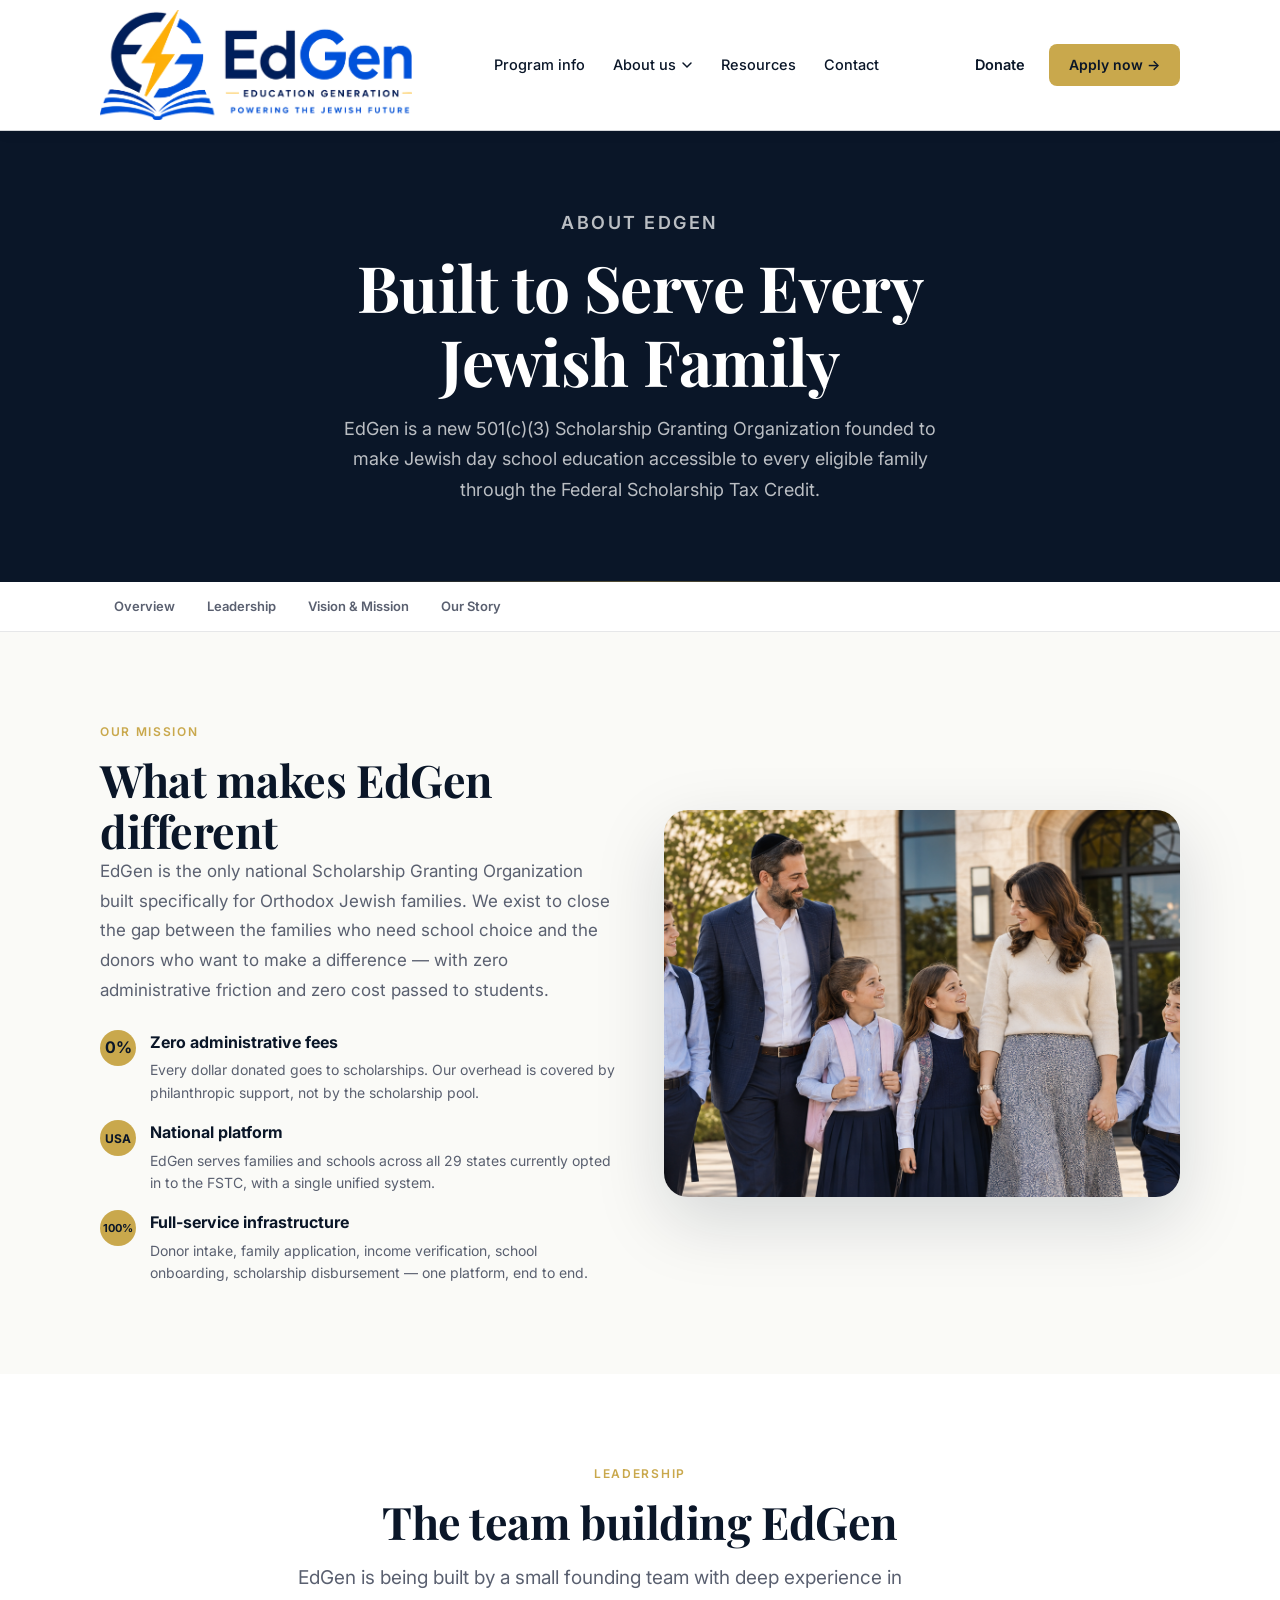
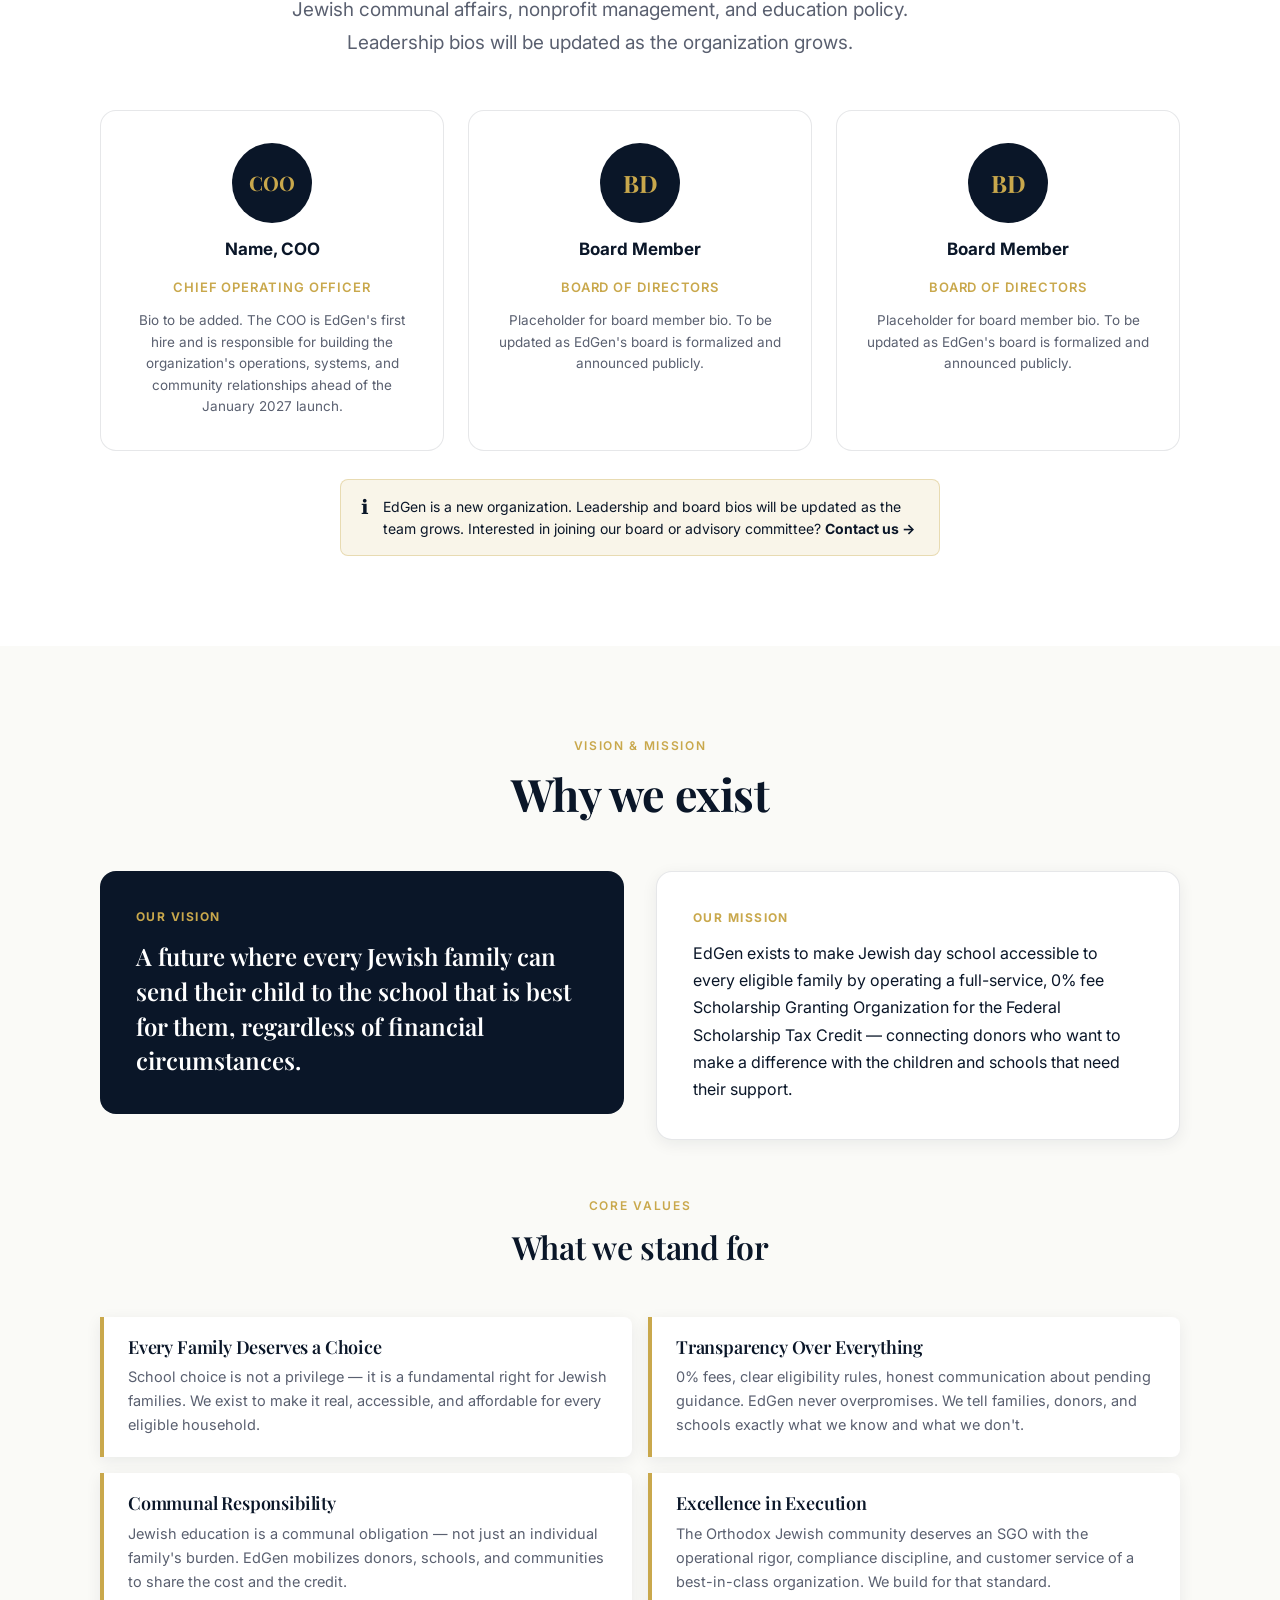
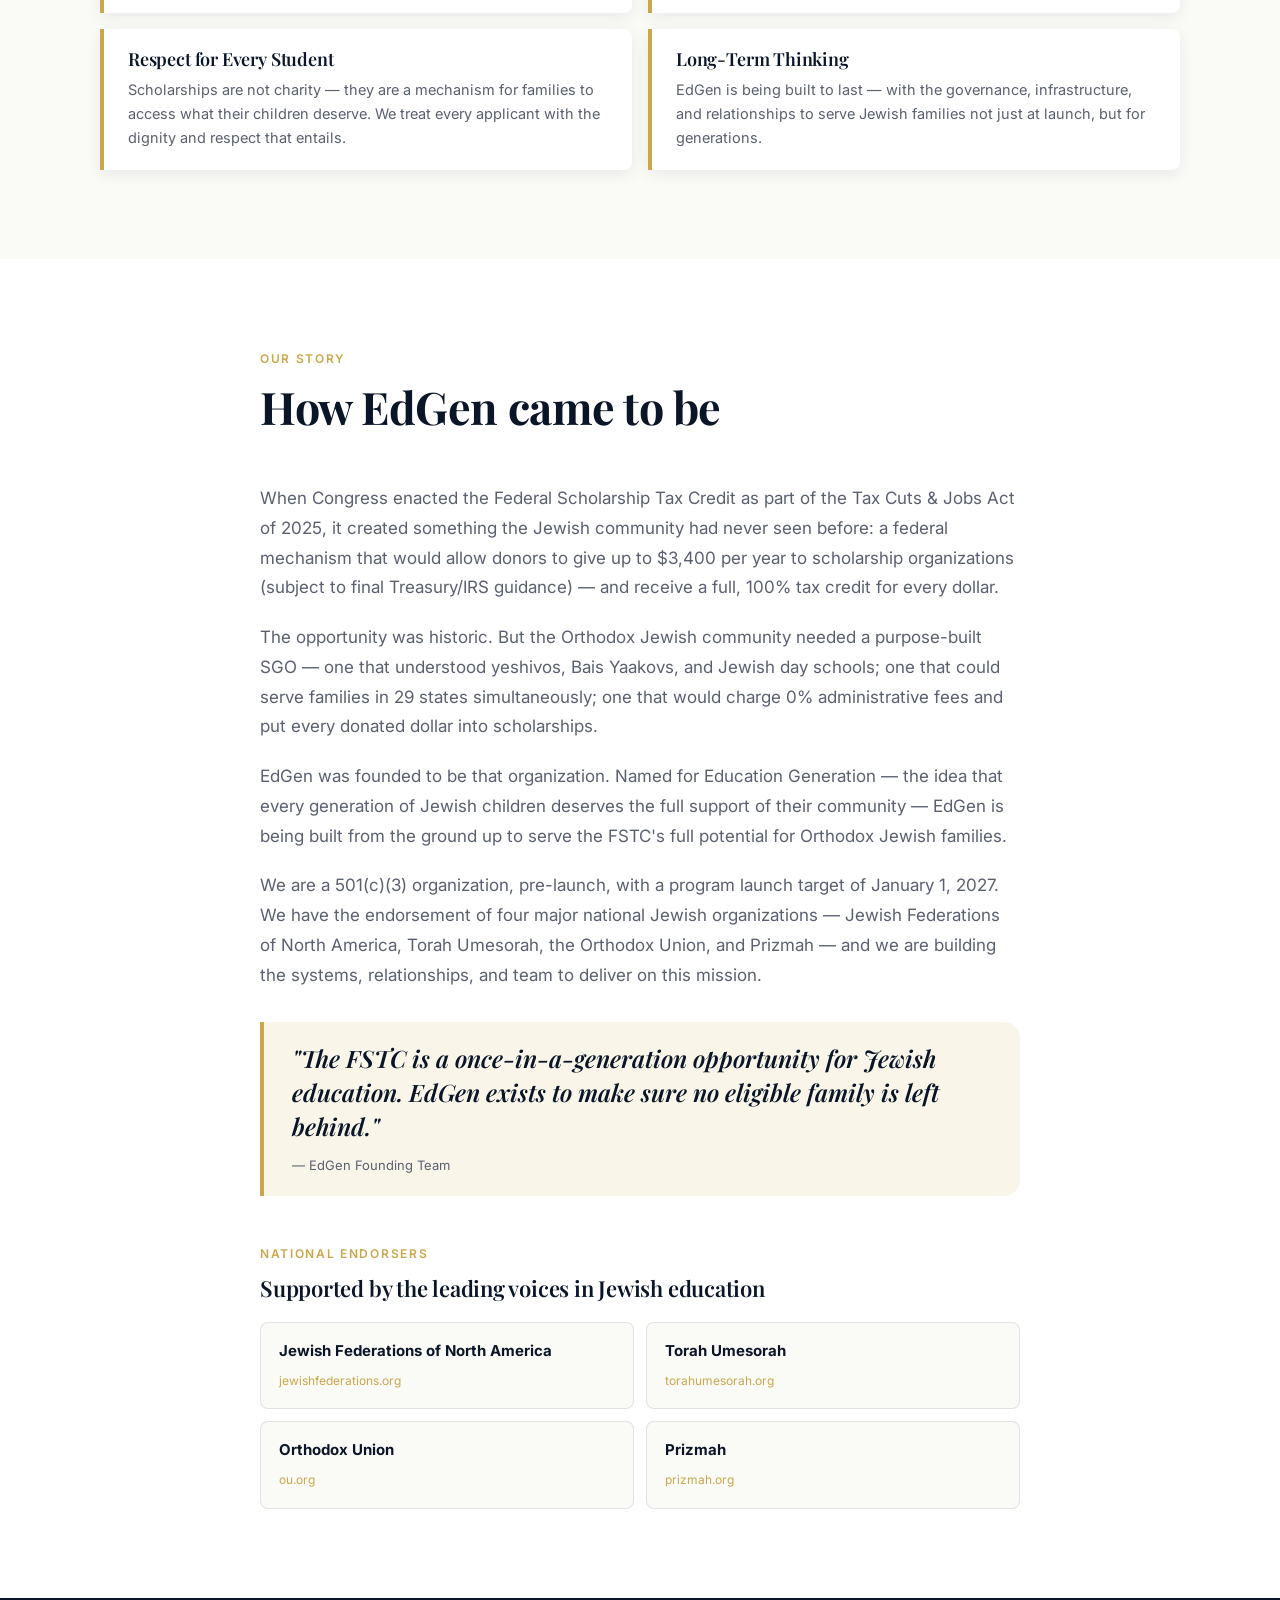
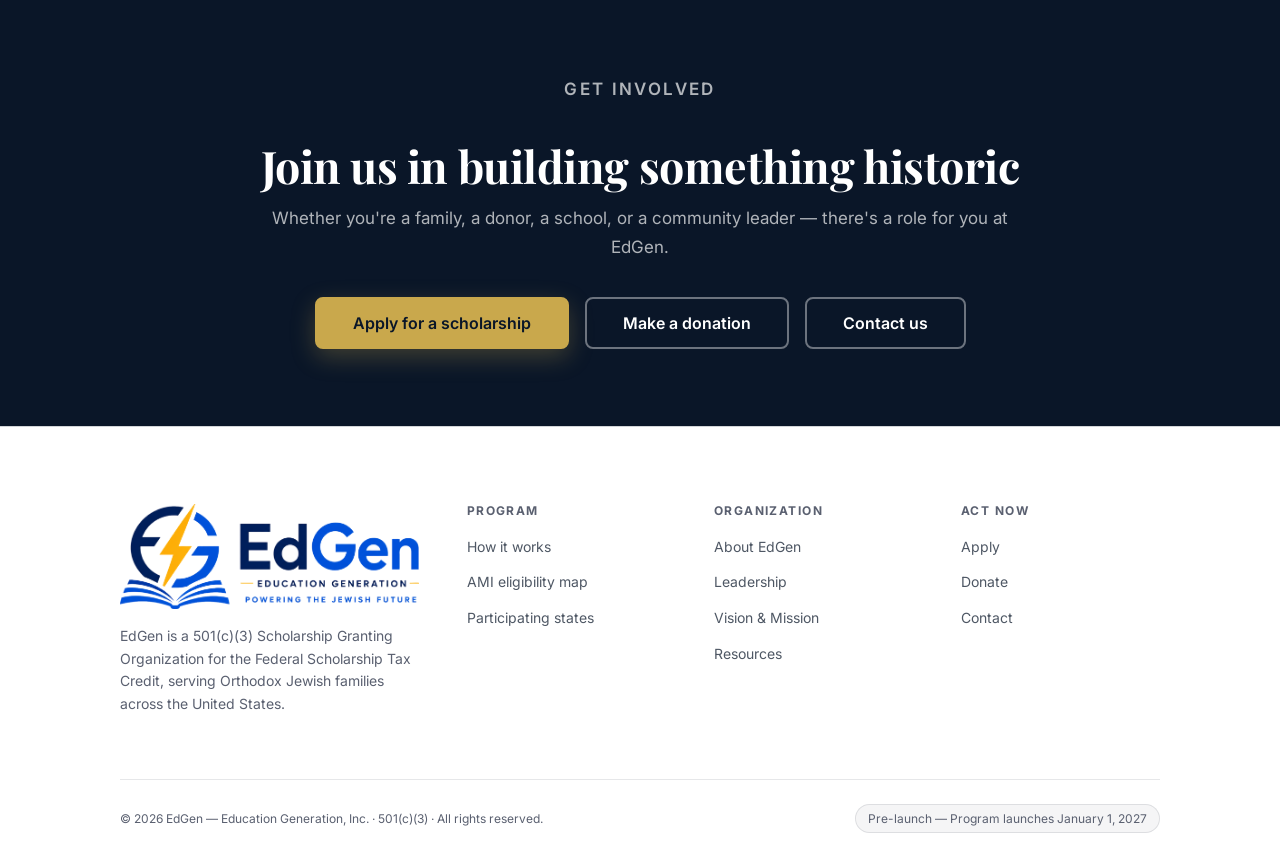
<file: about.html>
﻿<!DOCTYPE html>
<html lang="en">
<head>
  <meta charset="UTF-8" />
  <meta name="viewport" content="width=device-width, initial-scale=1.0" />
  <title>About EdGen | Education Generation</title>
  <meta name="description" content="EdGen is a new 501(c)(3) Scholarship Granting Organization for the Federal Scholarship Tax Credit. Our mission: make Jewish day school accessible to every eligible family." />
  <link rel="preconnect" href="https://fonts.googleapis.com" />
  <link rel="preconnect" href="https://fonts.gstatic.com" crossorigin />
  <link href="https://fonts.googleapis.com/css2?family=Playfair+Display:wght@400;600;700&family=Inter:wght@300;400;500;600&display=swap" rel="stylesheet" />
  <link rel="icon" href="edgen-icon-192.png" />
  <link rel="stylesheet" href="styles.css" />
  <style>
    .value-card { border-left: 4px solid var(--gold); padding: 20px 24px; background: white; border-radius: 0 var(--radius) var(--radius) 0; box-shadow: var(--shadow-sm); }
    .value-card h4 { font-size: 18px; margin-bottom: 8px; color: var(--navy); }
    .value-card p { font-size: 14.5px; color: var(--muted); line-height: 1.65; margin: 0; }
    .quote-block { border-left: 4px solid var(--gold); padding: 20px 28px; background: var(--gold-pale); border-radius: 0 var(--radius-lg) var(--radius-lg) 0; }
    .quote-block blockquote { font-family: var(--font-heading); font-size: clamp(18px,2.2vw,24px); font-weight: 600; color: var(--navy); line-height: 1.4; margin: 0; font-style: italic; }
    .quote-block cite { display: block; margin-top: 12px; font-size: 13px; color: var(--muted); font-style: normal; }
  </style>
</head>
<body>

  <!-- Navigation -->
  <header class="site-header">
    <div class="container site-header-inner">
      <a href="index.html" class="brand" aria-label="EdGen home">
        <img class="brand-logo" src="edgen-logo-tight.png" alt="EdGen — Education Generation" />
      </a>
      <nav class="nav" aria-label="Primary navigation">
        <a href="program.html" class="nav-link">Program info</a>
        <div class="nav-dropdown">
          <button class="nav-dropdown-toggle" aria-haspopup="true" aria-expanded="false">
            About us
            <svg width="12" height="12" viewBox="0 0 12 12" fill="none" aria-hidden="true"><path d="M2 4l4 4 4-4" stroke="currentColor" stroke-width="1.5" stroke-linecap="round"/></svg>
          </button>
          <div class="nav-dropdown-menu">
            <a href="about.html#leadership">Leadership</a>
            <a href="about.html#vision">Vision &amp; Mission</a>
            <a href="about.html#history">Our Story</a>
          </div>
        </div>
        <a href="resources.html" class="nav-link">Resources</a>
        <a href="contact.html" class="nav-link">Contact</a>
      </nav>
      <div class="nav-actions">
        <a href="donate.html" class="nav-donate">Donate</a>
        <a href="apply.html" class="nav-apply">Apply now →</a>
      </div>
      <button class="nav-toggle" id="navToggle" aria-label="Open navigation" aria-expanded="false">
        <span></span><span></span><span></span>
      </button>
    </div>
    <nav class="nav-mobile" id="navMobile" aria-label="Mobile navigation">
      <a href="program.html">Program info</a>
      <button class="mobile-dropdown-toggle" aria-expanded="false">About us</button>
      <div class="mobile-submenu" id="mobileAboutSubmenu" style="display:none;">
        <a href="about.html#leadership">Leadership</a>
        <a href="about.html#vision">Vision &amp; Mission</a>
        <a href="about.html#history">Our Story</a>
      </div>
      <a href="resources.html">Resources</a>
      <a href="contact.html">Contact</a>
      <div class="nav-mobile-actions">
        <a href="donate.html" class="btn btn-outline" style="color:var(--navy);border-color:rgba(10,22,40,0.3);">Donate</a>
        <a href="apply.html" class="btn btn-primary">Apply now →</a>
      </div>
    </nav>
  </header>

  <main>
    <!-- Page Hero -->
    <div class="page-hero">
      <div class="page-hero-inner">
        <p class="eyebrow">About EdGen</p>
        <h1>Built to Serve Every Jewish Family</h1>
        <p>EdGen is a new 501(c)(3) Scholarship Granting Organization founded to make Jewish day school education accessible to every eligible family through the Federal Scholarship Tax Credit.</p>
      </div>
    </div>

    <!-- Sub-navigation -->
    <div style="background:var(--white);border-bottom:1px solid var(--border);position:sticky;top:130px;z-index:50;">
      <div class="container">
        <nav style="display:flex;gap:4px;overflow-x:auto;padding:4px 0;" aria-label="About sections">
          <a href="#overview" style="display:inline-block;padding:10px 14px;font-size:13px;font-weight:600;color:var(--muted);white-space:nowrap;border-radius:6px;">Overview</a>
          <a href="#leadership" style="display:inline-block;padding:10px 14px;font-size:13px;font-weight:600;color:var(--muted);white-space:nowrap;border-radius:6px;">Leadership</a>
          <a href="#vision" style="display:inline-block;padding:10px 14px;font-size:13px;font-weight:600;color:var(--muted);white-space:nowrap;border-radius:6px;">Vision &amp; Mission</a>
          <a href="#history" style="display:inline-block;padding:10px 14px;font-size:13px;font-weight:600;color:var(--muted);white-space:nowrap;border-radius:6px;">Our Story</a>
        </nav>
      </div>
    </div>

    <!-- ====================================================
         OVERVIEW
         ==================================================== -->
    <section class="section section-warm" id="overview" aria-labelledby="overview-heading">
      <div class="container">
        <div style="display:grid;grid-template-columns:1fr 1fr;gap:48px;align-items:center;" class="responsive-split">
          <div class="fade-in">
            <p class="eyebrow">Our mission</p>
            <h2 id="overview-heading">What makes EdGen different</h2>
            <p style="font-size:17px;color:var(--muted);line-height:1.75;margin-bottom:20px;">EdGen is the only national Scholarship Granting Organization built specifically for Orthodox Jewish families. We exist to close the gap between the families who need school choice and the donors who want to make a difference — with zero administrative friction and zero cost passed to students.</p>
            <div style="display:grid;gap:16px;margin-top:24px;">
              <div style="display:flex;gap:14px;align-items:flex-start;">
                <div style="width:36px;height:36px;border-radius:50%;background:var(--gold);color:var(--navy);display:flex;align-items:center;justify-content:center;font-size:16px;font-weight:700;flex-shrink:0;">0%</div>
                <div>
                  <strong style="display:block;font-size:16px;margin-bottom:4px;">Zero administrative fees</strong>
                  <p style="font-size:14px;color:var(--muted);margin:0;line-height:1.6;">Every dollar donated goes to scholarships. Our overhead is covered by philanthropic support, not by the scholarship pool.</p>
                </div>
              </div>
              <div style="display:flex;gap:14px;align-items:flex-start;">
                <div style="width:36px;height:36px;border-radius:50%;background:var(--gold);color:var(--navy);display:flex;align-items:center;justify-content:center;font-size:12px;font-weight:700;flex-shrink:0;">USA</div>
                <div>
                  <strong style="display:block;font-size:16px;margin-bottom:4px;">National platform</strong>
                  <p style="font-size:14px;color:var(--muted);margin:0;line-height:1.6;">EdGen serves families and schools across all 29 states currently opted in to the FSTC, with a single unified system.</p>
                </div>
              </div>
              <div style="display:flex;gap:14px;align-items:flex-start;">
                <div style="width:36px;height:36px;border-radius:50%;background:var(--gold);color:var(--navy);display:flex;align-items:center;justify-content:center;font-size:11px;font-weight:700;flex-shrink:0;">100%</div>
                <div>
                  <strong style="display:block;font-size:16px;margin-bottom:4px;">Full-service infrastructure</strong>
                  <p style="font-size:14px;color:var(--muted);margin:0;line-height:1.6;">Donor intake, family application, income verification, school onboarding, scholarship disbursement — one platform, end to end.</p>
                </div>
              </div>
            </div>
          </div>
          <div class="fade-in">
            <img src="Family%20Image%20-%206.15.26.png" alt="Jewish family outside their children's school" style="border-radius:var(--radius-xl);box-shadow:var(--shadow-lg);width:100%;aspect-ratio:4/3;object-fit:cover;" loading="lazy" />
          </div>
        </div>
      </div>
    </section>

    <!-- ====================================================
         LEADERSHIP
         ==================================================== -->
    <section class="section section-white" id="leadership" aria-labelledby="leadership-heading">
      <div class="container">
        <div class="section-header centered fade-in">
          <p class="eyebrow">Leadership</p>
          <h2 id="leadership-heading">The team building EdGen</h2>
          <p class="intro">EdGen is being built by a small founding team with deep experience in Jewish communal affairs, nonprofit management, and education policy. Leadership bios will be updated as the organization grows.</p>
        </div>

        <div class="grid-3 fade-in">
          <!-- COO placeholder -->
          <div class="leader-card">
            <div class="leader-avatar" style="font-size:20px;">COO</div>
            <p class="leader-name">Name, COO</p>
            <p class="leader-title">Chief Operating Officer</p>
            <p class="leader-bio">Bio to be added. The COO is EdGen's first hire and is responsible for building the organization's operations, systems, and community relationships ahead of the January 2027 launch.</p>
          </div>

          <!-- Board placeholder 1 -->
          <div class="leader-card">
            <div class="leader-avatar">BD</div>
            <p class="leader-name">Board Member</p>
            <p class="leader-title">Board of Directors</p>
            <p class="leader-bio">Placeholder for board member bio. To be updated as EdGen's board is formalized and announced publicly.</p>
          </div>

          <!-- Board placeholder 2 -->
          <div class="leader-card">
            <div class="leader-avatar">BD</div>
            <p class="leader-name">Board Member</p>
            <p class="leader-title">Board of Directors</p>
            <p class="leader-bio">Placeholder for board member bio. To be updated as EdGen's board is formalized and announced publicly.</p>
          </div>
        </div>

        <div class="alert alert-gold" style="max-width:600px;margin:28px auto 0;">
          <span class="alert-icon">ℹ</span>
          <div>EdGen is a new organization. Leadership and board bios will be updated as the team grows. Interested in joining our board or advisory committee? <a href="contact.html" style="color:var(--navy);font-weight:700;">Contact us →</a></div>
        </div>
      </div>
    </section>

    <!-- ====================================================
         VISION & MISSION
         ==================================================== -->
    <section class="section section-warm" id="vision" aria-labelledby="vision-heading">
      <div class="container">
        <div class="section-header centered fade-in">
          <p class="eyebrow">Vision &amp; Mission</p>
          <h2 id="vision-heading">Why we exist</h2>
        </div>

        <div style="display:grid;grid-template-columns:1fr 1fr;gap:32px;margin-bottom:56px;" class="responsive-split">
          <div class="fade-in">
            <div style="background:var(--navy);border-radius:var(--radius-lg);padding:36px;color:white;">
              <p style="font-size:12px;font-weight:700;text-transform:uppercase;letter-spacing:0.12em;color:var(--gold);margin-bottom:12px;">Our Vision</p>
              <p style="font-family:var(--font-heading);font-size:clamp(18px,2.2vw,24px);font-weight:600;line-height:1.45;color:white;margin:0;">A future where every Jewish family can send their child to the school that is best for them, regardless of financial circumstances.</p>
            </div>
          </div>
          <div class="fade-in">
            <div style="background:var(--white);border:1px solid var(--border);border-radius:var(--radius-lg);padding:36px;box-shadow:var(--shadow-sm);">
              <p style="font-size:12px;font-weight:700;text-transform:uppercase;letter-spacing:0.12em;color:var(--gold);margin-bottom:12px;">Our Mission</p>
              <p style="font-size:16px;color:var(--navy);line-height:1.7;margin:0;">EdGen exists to make Jewish day school accessible to every eligible family by operating a full-service, 0% fee Scholarship Granting Organization for the Federal Scholarship Tax Credit — connecting donors who want to make a difference with the children and schools that need their support.</p>
            </div>
          </div>
        </div>

        <!-- Core Values -->
        <div class="section-header centered fade-in">
          <p class="eyebrow">Core values</p>
          <h3 style="font-size:clamp(22px,2.5vw,32px);">What we stand for</h3>
        </div>

        <div style="display:grid;grid-template-columns:1fr 1fr;gap:16px;" class="fade-in">
          <div class="value-card">
            <h4>Every Family Deserves a Choice</h4>
            <p>School choice is not a privilege — it is a fundamental right for Jewish families. We exist to make it real, accessible, and affordable for every eligible household.</p>
          </div>
          <div class="value-card">
            <h4>Transparency Over Everything</h4>
            <p>0% fees, clear eligibility rules, honest communication about pending guidance. EdGen never overpromises. We tell families, donors, and schools exactly what we know and what we don't.</p>
          </div>
          <div class="value-card">
            <h4>Communal Responsibility</h4>
            <p>Jewish education is a communal obligation — not just an individual family's burden. EdGen mobilizes donors, schools, and communities to share the cost and the credit.</p>
          </div>
          <div class="value-card">
            <h4>Excellence in Execution</h4>
            <p>The Orthodox Jewish community deserves an SGO with the operational rigor, compliance discipline, and customer service of a best-in-class organization. We build for that standard.</p>
          </div>
          <div class="value-card">
            <h4>Respect for Every Student</h4>
            <p>Scholarships are not charity — they are a mechanism for families to access what their children deserve. We treat every applicant with the dignity and respect that entails.</p>
          </div>
          <div class="value-card">
            <h4>Long-Term Thinking</h4>
            <p>EdGen is being built to last — with the governance, infrastructure, and relationships to serve Jewish families not just at launch, but for generations.</p>
          </div>
        </div>
      </div>
    </section>

    <!-- ====================================================
         OUR STORY / HISTORY
         ==================================================== -->
    <section class="section section-white" id="history" aria-labelledby="history-heading">
      <div class="container">
        <div style="max-width:760px;margin-inline:auto;">
          <div class="section-header fade-in">
            <p class="eyebrow">Our story</p>
            <h2 id="history-heading">How EdGen came to be</h2>
          </div>

          <div class="fade-in" style="display:grid;gap:20px;">
            <p style="font-size:17px;color:var(--muted);line-height:1.75;">When Congress enacted the Federal Scholarship Tax Credit as part of the Tax Cuts &amp; Jobs Act of 2025, it created something the Jewish community had never seen before: a federal mechanism that would allow donors to give up to $3,400 per year to scholarship organizations (subject to final Treasury/IRS guidance) — and receive a full, 100% tax credit for every dollar.</p>
            <p style="font-size:17px;color:var(--muted);line-height:1.75;">The opportunity was historic. But the Orthodox Jewish community needed a purpose-built SGO — one that understood yeshivos, Bais Yaakovs, and Jewish day schools; one that could serve families in 29 states simultaneously; one that would charge 0% administrative fees and put every donated dollar into scholarships.</p>
            <p style="font-size:17px;color:var(--muted);line-height:1.75;">EdGen was founded to be that organization. Named for Education Generation — the idea that every generation of Jewish children deserves the full support of their community — EdGen is being built from the ground up to serve the FSTC's full potential for Orthodox Jewish families.</p>
            <p style="font-size:17px;color:var(--muted);line-height:1.75;">We are a 501(c)(3) organization, pre-launch, with a program launch target of January 1, 2027. We have the endorsement of four major national Jewish organizations — Jewish Federations of North America, Torah Umesorah, the Orthodox Union, and Prizmah — and we are building the systems, relationships, and team to deliver on this mission.</p>

            <div class="quote-block" style="margin-top:12px;">
              <blockquote>"The FSTC is a once-in-a-generation opportunity for Jewish education. EdGen exists to make sure no eligible family is left behind."</blockquote>
              <cite>— EdGen Founding Team</cite>
            </div>
          </div>

          <!-- Endorsers brief -->
          <div style="margin-top:48px;" class="fade-in">
            <p class="eyebrow">National endorsers</p>
            <h3 style="font-size:22px;margin-bottom:20px;">Supported by the leading voices in Jewish education</h3>
            <div style="display:grid;grid-template-columns:1fr 1fr;gap:12px;">
              <div style="background:var(--warm-white);border:1px solid var(--border);border-radius:var(--radius);padding:16px 18px;">
                <strong style="display:block;font-size:15px;color:var(--navy);margin-bottom:4px;">Jewish Federations of North America</strong>
                <a href="https://www.jewishfederations.org/" target="_blank" rel="noopener" style="font-size:12px;color:var(--gold);">jewishfederations.org</a>
              </div>
              <div style="background:var(--warm-white);border:1px solid var(--border);border-radius:var(--radius);padding:16px 18px;">
                <strong style="display:block;font-size:15px;color:var(--navy);margin-bottom:4px;">Torah Umesorah</strong>
                <a href="https://www.torahumesorah.org/" target="_blank" rel="noopener" style="font-size:12px;color:var(--gold);">torahumesorah.org</a>
              </div>
              <div style="background:var(--warm-white);border:1px solid var(--border);border-radius:var(--radius);padding:16px 18px;">
                <strong style="display:block;font-size:15px;color:var(--navy);margin-bottom:4px;">Orthodox Union</strong>
                <a href="https://www.ou.org/" target="_blank" rel="noopener" style="font-size:12px;color:var(--gold);">ou.org</a>
              </div>
              <div style="background:var(--warm-white);border:1px solid var(--border);border-radius:var(--radius);padding:16px 18px;">
                <strong style="display:block;font-size:15px;color:var(--navy);margin-bottom:4px;">Prizmah</strong>
                <a href="https://prizmah.org/" target="_blank" rel="noopener" style="font-size:12px;color:var(--gold);">prizmah.org</a>
              </div>
            </div>
          </div>
        </div>
      </div>
    </section>

    <!-- CTA -->
    <section class="cta-banner" aria-labelledby="about-cta-heading">
      <div class="cta-banner-inner fade-in">
        <p class="eyebrow" style="text-align:center;">Get involved</p>
        <h2 id="about-cta-heading">Join us in building something historic</h2>
        <p>Whether you're a family, a donor, a school, or a community leader — there's a role for you at EdGen.</p>
        <div class="cta-banner-actions">
          <a href="apply.html" class="btn btn-primary btn-lg">Apply for a scholarship</a>
          <a href="donate.html" class="btn btn-secondary btn-lg">Make a donation</a>
          <a href="contact.html" class="btn btn-secondary btn-lg">Contact us</a>
        </div>
      </div>
    </section>
  </main>

  <!-- Footer -->
  <footer class="site-footer" role="contentinfo">
    <div class="container">
      <div class="footer-inner">
        <div class="footer-brand-col">
          <a href="index.html" class="footer-brand-link" aria-label="EdGen home">
          <img class="footer-logo" src="edgen-logo-tight.png" alt="EdGen — Education Generation" />
        </a>
          <p class="footer-tagline">EdGen is a 501(c)(3) Scholarship Granting Organization for the Federal Scholarship Tax Credit, serving Orthodox Jewish families across the United States.</p>
        </div>
        <div class="footer-col"><h4>Program</h4><ul><li><a href="program.html">How it works</a></li><li><a href="program.html#ami-map">AMI eligibility map</a></li><li><a href="program.html#states">Participating states</a></li></ul></div>
        <div class="footer-col"><h4>Organization</h4><ul><li><a href="about.html">About EdGen</a></li><li><a href="about.html#leadership">Leadership</a></li><li><a href="about.html#vision">Vision &amp; Mission</a></li><li><a href="resources.html">Resources</a></li></ul></div>
        <div class="footer-col"><h4>Act now</h4><ul><li><a href="apply.html">Apply</a></li><li><a href="donate.html">Donate</a></li><li><a href="contact.html">Contact</a></li></ul></div>
      </div>
      <div class="footer-bottom">
        <p class="footer-legal">© 2026 EdGen — Education Generation, Inc. · 501(c)(3) · All rights reserved.</p>
        <span class="footer-prelaunch">Pre-launch — Program launches January 1, 2027</span>
      </div>
    </div>
  </footer>

  <script>
    const navToggle = document.getElementById('navToggle');
    const navMobile = document.getElementById('navMobile');
    navToggle.addEventListener('click', () => {
      const isOpen = navMobile.classList.toggle('open');
      navToggle.classList.toggle('open', isOpen);
      navToggle.setAttribute('aria-expanded', String(isOpen));
    });
    const mdt = document.querySelector('.mobile-dropdown-toggle');
    const mas = document.getElementById('mobileAboutSubmenu');
    if (mdt) mdt.addEventListener('click', () => { const o = mas.style.display !== 'none'; mas.style.display = o ? 'none' : 'block'; });
    if (!window.matchMedia('(prefers-reduced-motion: reduce)').matches) {
      const observer = new IntersectionObserver(entries => { entries.forEach(e => { if (e.isIntersecting) { e.target.classList.add('visible'); observer.unobserve(e.target); } }); }, { threshold: 0.1 });
      document.querySelectorAll('.fade-in').forEach(el => observer.observe(el));
    } else { document.querySelectorAll('.fade-in').forEach(el => el.classList.add('visible')); }
  </script>
</body>
</html>
</file>
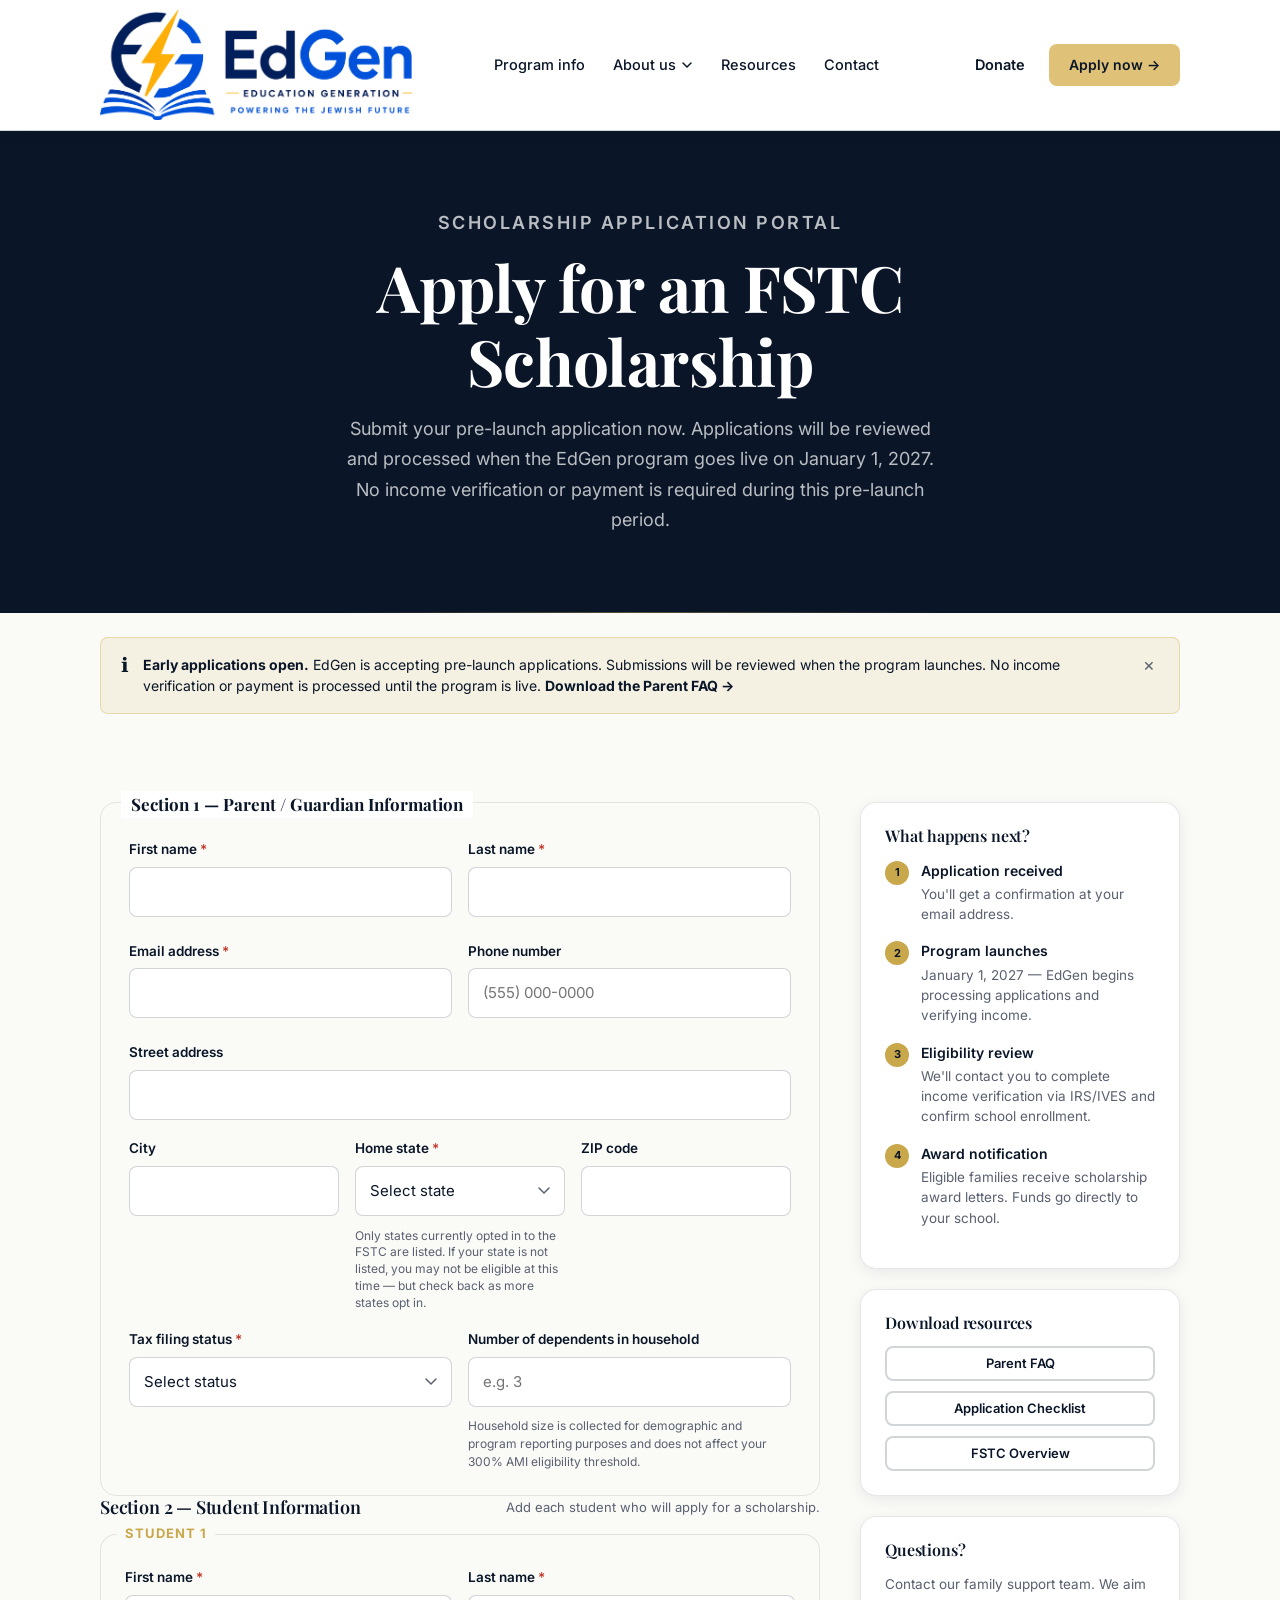
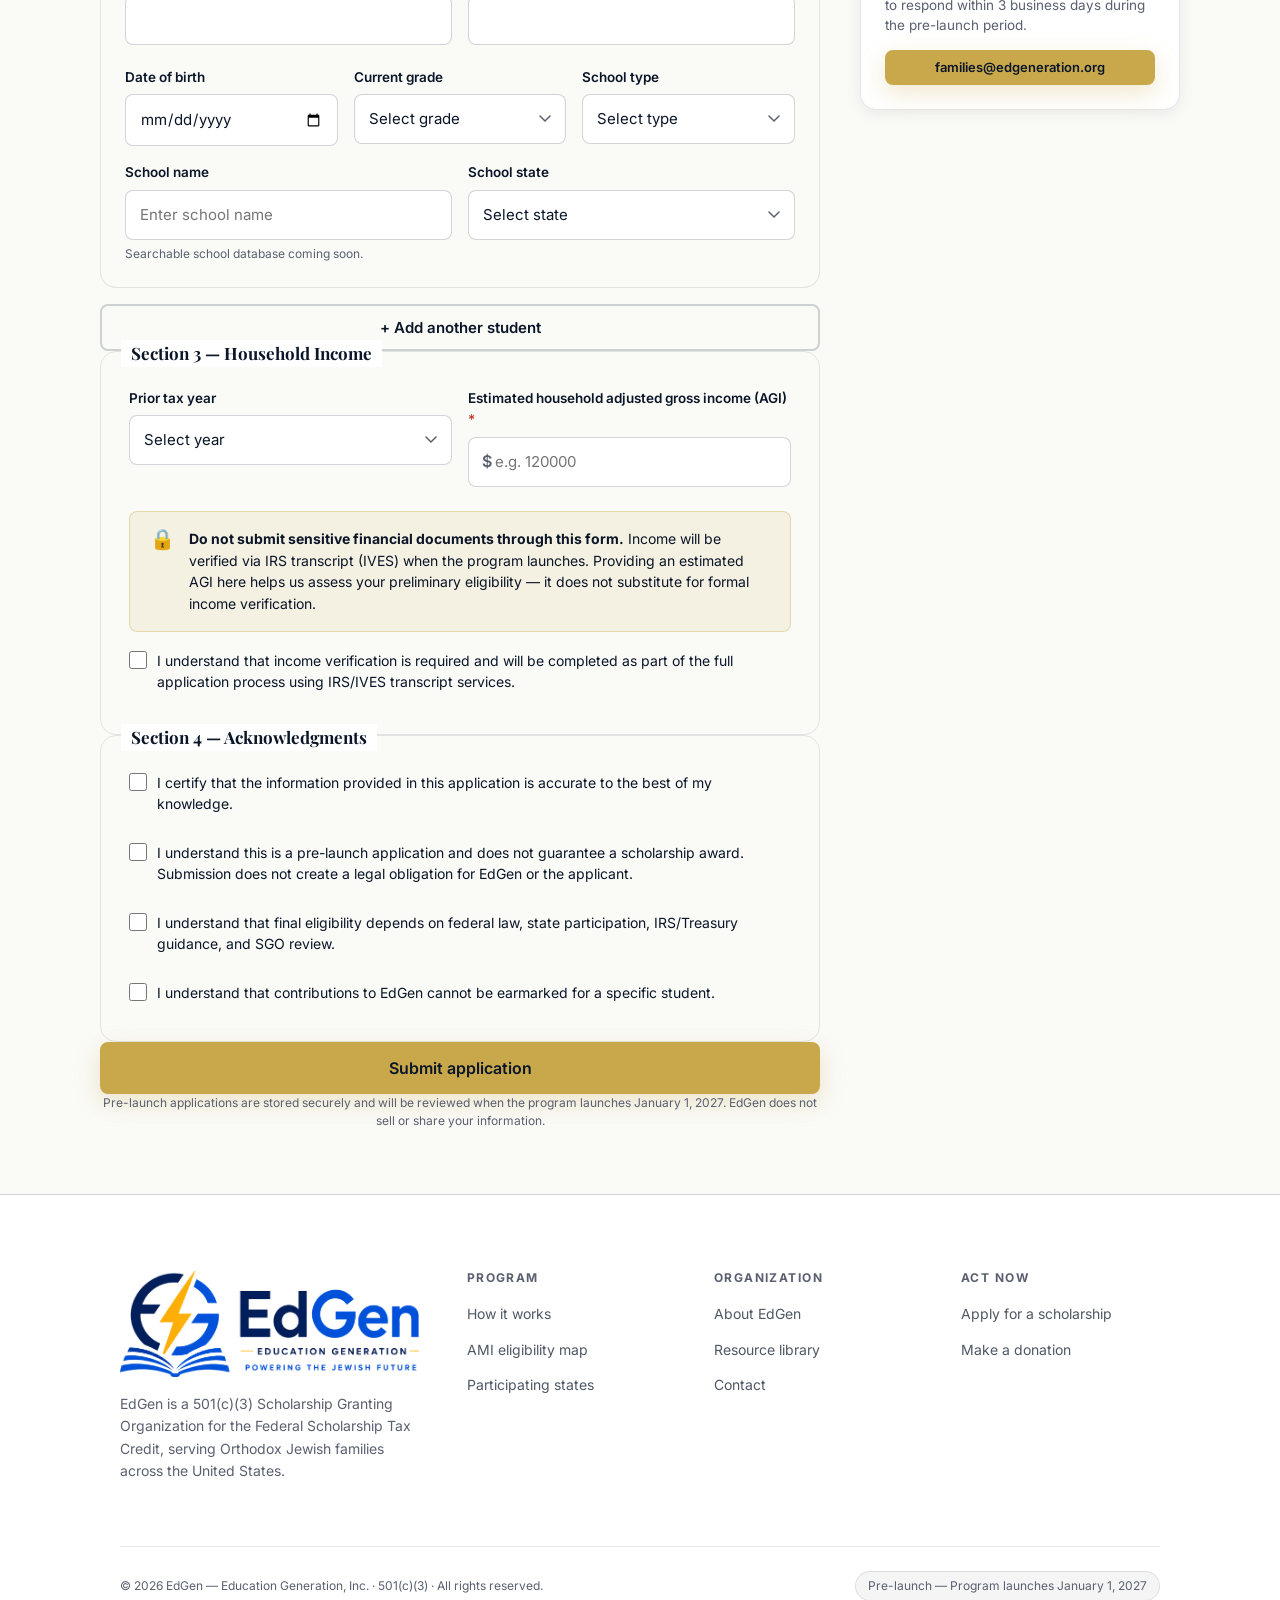
<file: apply.html>
﻿<!DOCTYPE html>
<html lang="en">
<head>
  <meta charset="UTF-8" />
  <meta name="viewport" content="width=device-width, initial-scale=1.0" />
  <title>Apply for a Scholarship | EdGen</title>
  <meta name="description" content="Apply for an FSTC scholarship through EdGen. Pre-launch applications are open now. Program launches January 1, 2027." />
  <link rel="preconnect" href="https://fonts.googleapis.com" />
  <link rel="preconnect" href="https://fonts.gstatic.com" crossorigin />
  <link href="https://fonts.googleapis.com/css2?family=Playfair+Display:wght@400;600;700&family=Inter:wght@300;400;500;600&display=swap" rel="stylesheet" />
  <link rel="icon" href="edgen-icon-192.png" />
  <link rel="stylesheet" href="styles.css" />
  <style>
    .apply-layout {
      display: grid;
      grid-template-columns: 1fr 320px;
      gap: 40px;
      align-items: start;
      padding-block: clamp(48px, 5vw, 72px);
    }
    .apply-form-wrap { display: flex; flex-direction: column; gap: 32px; }
    .apply-sidebar { position: sticky; top: 150px; display: flex; flex-direction: column; gap: 20px; }
    .sidebar-card {
      background: white;
      border: 1px solid var(--border);
      border-radius: var(--radius-lg);
      padding: 24px;
      box-shadow: var(--shadow-sm);
    }
    .sidebar-card h4 { font-size: 16px; margin-bottom: 14px; color: var(--navy); }
    .timeline-step { display: flex; gap: 12px; margin-bottom: 16px; }
    .timeline-dot {
      width: 24px;
      height: 24px;
      border-radius: 50%;
      background: var(--gold);
      color: var(--navy);
      display: flex;
      align-items: center;
      justify-content: center;
      font-size: 11px;
      font-weight: 700;
      flex-shrink: 0;
      margin-top: 1px;
    }
    .timeline-step p { font-size: 13.5px; color: var(--muted); line-height: 1.5; margin: 0; }
    .timeline-step strong { display: block; font-size: 14px; font-weight: 600; color: var(--navy); margin-bottom: 2px; }
    .student-section { border: 1.5px solid var(--border); border-radius: var(--radius-lg); padding: 24px; position: relative; background: var(--warm-white); }
    .student-section-label {
      position: absolute;
      top: -12px;
      left: 16px;
      background: var(--warm-white);
      padding: 0 8px;
      font-size: 13px;
      font-weight: 700;
      color: var(--gold);
      text-transform: uppercase;
      letter-spacing: 0.08em;
    }
    .remove-student {
      position: absolute;
      top: 12px;
      right: 16px;
      background: none;
      border: 1px solid var(--border-strong);
      border-radius: 6px;
      padding: 4px 10px;
      font-size: 12px;
      color: var(--muted);
      cursor: pointer;
      transition: color 0.15s, border-color 0.15s;
    }
    .remove-student:hover { color: #c0392b; border-color: #c0392b; }
    @media (max-width: 900px) {
      .apply-layout { grid-template-columns: 1fr; }
      .apply-sidebar { position: static; }
    }
  </style>
</head>
<body>

  <!-- Navigation -->
  <header class="site-header">
    <div class="container site-header-inner">
      <a href="index.html" class="brand" aria-label="EdGen home">
        <img class="brand-logo" src="edgen-logo-tight.png" alt="EdGen — Education Generation" />
      </a>
      <nav class="nav" aria-label="Primary navigation">
        <a href="program.html" class="nav-link">Program info</a>
        <div class="nav-dropdown">
          <button class="nav-dropdown-toggle" aria-haspopup="true" aria-expanded="false">
            About us
            <svg width="12" height="12" viewBox="0 0 12 12" fill="none" aria-hidden="true"><path d="M2 4l4 4 4-4" stroke="currentColor" stroke-width="1.5" stroke-linecap="round"/></svg>
          </button>
          <div class="nav-dropdown-menu">
            <a href="about.html#leadership">Leadership</a>
            <a href="about.html#vision">Vision &amp; Mission</a>
            <a href="about.html#history">Our Story</a>
          </div>
        </div>
        <a href="resources.html" class="nav-link">Resources</a>
        <a href="contact.html" class="nav-link">Contact</a>
      </nav>
      <div class="nav-actions">
        <a href="donate.html" class="nav-donate">Donate</a>
        <a href="apply.html" class="nav-apply active" style="background:var(--gold-light);">Apply now →</a>
      </div>
      <button class="nav-toggle" id="navToggle" aria-label="Open navigation" aria-expanded="false">
        <span></span><span></span><span></span>
      </button>
    </div>
    <nav class="nav-mobile" id="navMobile" aria-label="Mobile navigation">
      <a href="program.html">Program info</a>
      <button class="mobile-dropdown-toggle" aria-expanded="false">About us</button>
      <div class="mobile-submenu" id="mobileAboutSubmenu" style="display:none;">
        <a href="about.html#leadership">Leadership</a>
        <a href="about.html#vision">Vision &amp; Mission</a>
        <a href="about.html#history">Our Story</a>
      </div>
      <a href="resources.html">Resources</a>
      <a href="contact.html">Contact</a>
      <div class="nav-mobile-actions">
        <a href="donate.html" class="btn btn-outline" style="color:var(--navy);border-color:rgba(10,22,40,0.3);">Donate</a>
        <a href="apply.html" class="btn btn-primary">Apply now →</a>
      </div>
    </nav>
  </header>

  <main>
    <!-- Page Hero -->
    <div class="page-hero">
      <div class="page-hero-inner">
        <p class="eyebrow">Scholarship Application Portal</p>
        <h1>Apply for an FSTC Scholarship</h1>
        <p>Submit your pre-launch application now. Applications will be reviewed and processed when the EdGen program goes live on January 1, 2027. No income verification or payment is required during this pre-launch period.</p>
      </div>
    </div>

    <div class="container">
      <!-- Pre-launch alert -->
      <div class="alert alert-gold" style="margin-block:24px;" role="alert" id="prelaunchAlert">
        <span class="alert-icon">ℹ</span>
        <div>
          <strong>Early applications open.</strong> EdGen is accepting pre-launch applications. Submissions will be reviewed when the program launches. No income verification or payment is processed until the program is live. <a href="edgen-parent-faq.pdf" download style="color:var(--navy);font-weight:700;">Download the Parent FAQ →</a>
        </div>
        <button class="dismiss-btn" aria-label="Dismiss alert" onclick="this.closest('.alert').style.display='none'">×</button>
      </div>

      <div class="apply-layout">

        <!-- Main form -->
        <div class="apply-form-wrap">

          <!-- Success state (hidden initially) -->
          <div class="success-card" id="successCard" role="alert">
            <div class="success-icon" aria-hidden="true">✓</div>
            <h2>Application received</h2>
            <p>We'll contact you at <strong id="successEmail"></strong> when the program launches and your application is under review. Keep an eye on your inbox — we'll send a confirmation shortly.</p>
            <a href="resources.html" class="btn btn-primary" style="margin-top:8px;">Explore the resource library</a>
          </div>

          <!-- Application form -->
          <form id="applicationForm" novalidate>

            <!-- Section 1: Parent/Guardian -->
            <div class="form-fieldset" style="position:relative;">
              <div class="form-legend">Section 1 — Parent / Guardian Information</div>
              <div style="margin-top:8px;display:grid;gap:18px;">
                <div class="form-grid-2">
                  <div class="form-group">
                    <label for="parentFirst">First name <span aria-hidden="true" style="color:#c0392b;">*</span></label>
                    <input type="text" id="parentFirst" name="parentFirst" class="form-input" autocomplete="given-name" required />
                    <span class="form-error" id="err-parentFirst"></span>
                  </div>
                  <div class="form-group">
                    <label for="parentLast">Last name <span aria-hidden="true" style="color:#c0392b;">*</span></label>
                    <input type="text" id="parentLast" name="parentLast" class="form-input" autocomplete="family-name" required />
                    <span class="form-error" id="err-parentLast"></span>
                  </div>
                </div>

                <div class="form-grid-2">
                  <div class="form-group">
                    <label for="parentEmail">Email address <span aria-hidden="true" style="color:#c0392b;">*</span></label>
                    <input type="email" id="parentEmail" name="parentEmail" class="form-input" autocomplete="email" required />
                    <span class="form-error" id="err-parentEmail"></span>
                  </div>
                  <div class="form-group">
                    <label for="parentPhone">Phone number</label>
                    <input type="tel" id="parentPhone" name="parentPhone" class="form-input" autocomplete="tel" placeholder="(555) 000-0000" />
                  </div>
                </div>

                <div class="form-group">
                  <label for="parentStreet">Street address</label>
                  <input type="text" id="parentStreet" name="parentStreet" class="form-input" autocomplete="street-address" />
                </div>

                <div class="form-grid-3">
                  <div class="form-group">
                    <label for="parentCity">City</label>
                    <input type="text" id="parentCity" name="parentCity" class="form-input" autocomplete="address-level2" />
                  </div>
                  <div class="form-group">
                    <label for="parentState">Home state <span aria-hidden="true" style="color:#c0392b;">*</span></label>
                    <select id="parentState" name="parentState" class="form-select" required>
                      <option value="">Select state</option>
                      <option>Alabama</option><option>Alaska</option><option>Arkansas</option>
                      <option>Colorado</option><option>Florida</option><option>Georgia</option>
                      <option>Idaho</option><option>Indiana</option><option>Iowa</option>
                      <option>Louisiana</option><option>Mississippi</option><option>Missouri</option>
                      <option>Montana</option><option>Nebraska</option><option>Nevada</option>
                      <option>New Hampshire</option><option>North Dakota</option><option>Ohio</option>
                      <option>Oklahoma</option><option>South Carolina</option><option>South Dakota</option>
                      <option>Tennessee</option><option>Texas</option><option>Utah</option>
                      <option>Virginia</option><option>West Virginia</option><option>Wyoming</option>
                      <option value="other">My state is not listed</option>
                    </select>
                    <span class="form-error" id="err-parentState"></span>
                    <span class="hint">Only states currently opted in to the FSTC are listed. If your state is not listed, you may not be eligible at this time — but check back as more states opt in.</span>
                  </div>
                  <div class="form-group">
                    <label for="parentZip">ZIP code</label>
                    <input type="text" id="parentZip" name="parentZip" class="form-input" autocomplete="postal-code" inputmode="numeric" maxlength="10" />
                  </div>
                </div>

                <div class="form-grid-2">
                  <div class="form-group">
                    <label for="filingStatus">Tax filing status <span aria-hidden="true" style="color:#c0392b;">*</span></label>
                    <select id="filingStatus" name="filingStatus" class="form-select" required>
                      <option value="">Select status</option>
                      <option value="single">Single</option>
                      <option value="mfj">Married Filing Jointly</option>
                      <option value="mfs">Married Filing Separately</option>
                      <option value="hoh">Head of Household</option>
                    </select>
                    <span class="form-error" id="err-filingStatus"></span>
                  </div>
                  <div class="form-group">
                    <label for="numDependents">Number of dependents in household</label>
                    <input type="number" id="numDependents" name="numDependents" class="form-input" min="1" max="20" placeholder="e.g. 3" />
                    <span class="form-hint">Household size is collected for demographic and program reporting purposes and does not affect your 300% AMI eligibility threshold.</span>
                  </div>
                </div>
              </div>
            </div>

            <!-- Section 2: Student Information -->
            <div style="display:grid;gap:16px;">
              <div style="display:flex;align-items:center;justify-content:space-between;gap:16px;flex-wrap:wrap;">
                <h3 style="font-size:18px;margin:0;">Section 2 — Student Information</h3>
                <p style="font-size:13px;color:var(--muted);margin:0;">Add each student who will apply for a scholarship.</p>
              </div>

              <div id="studentsContainer" style="display:grid;gap:20px;">
                <!-- Student 1 (template) -->
                <div class="student-section" id="student-1">
                  <span class="student-section-label">Student 1</span>

                  <div style="display:grid;gap:16px;margin-top:8px;">
                    <div class="form-grid-2">
                      <div class="form-group">
                        <label for="s1-first">First name <span aria-hidden="true" style="color:#c0392b;">*</span></label>
                        <input type="text" id="s1-first" name="s1-first" class="form-input" required />
                        <span class="form-error" id="err-s1-first"></span>
                      </div>
                      <div class="form-group">
                        <label for="s1-last">Last name <span aria-hidden="true" style="color:#c0392b;">*</span></label>
                        <input type="text" id="s1-last" name="s1-last" class="form-input" required />
                        <span class="form-error" id="err-s1-last"></span>
                      </div>
                    </div>

                    <div class="form-grid-3">
                      <div class="form-group">
                        <label for="s1-dob">Date of birth</label>
                        <input type="date" id="s1-dob" name="s1-dob" class="form-input" />
                      </div>
                      <div class="form-group">
                        <label for="s1-grade">Current grade</label>
                        <select id="s1-grade" name="s1-grade" class="form-select">
                          <option value="">Select grade</option>
                          <option>Nursery</option><option>Pre-K</option><option>Kindergarten</option>
                          <option>1</option><option>2</option><option>3</option><option>4</option>
                          <option>5</option><option>6</option><option>7</option><option>8</option>
                          <option>9</option><option>10</option><option>11</option>
                        </select>
                      </div>
                      <div class="form-group">
                        <label for="s1-type">School type</label>
                        <select id="s1-type" name="s1-type" class="form-select">
                          <option value="">Select type</option>
                          <option>Yeshiva</option>
                          <option>Bais Yaakov</option>
                          <option>Day School</option>
                          <option>Other Jewish Day School</option>
                        </select>
                      </div>
                    </div>

                    <div class="form-grid-2">
                      <div class="form-group">
                        <label for="s1-school">School name</label>
                        <input type="text" id="s1-school" name="s1-school" class="form-input" placeholder="Enter school name" />
                        <span class="hint">Searchable school database coming soon.</span>
                      </div>
                      <div class="form-group">
                        <label for="s1-schoolState">School state</label>
                        <select id="s1-schoolState" name="s1-schoolState" class="form-select">
                          <option value="">Select state</option>
                          <option>Alabama</option><option>Alaska</option><option>Arkansas</option>
                          <option>Colorado</option><option>Florida</option><option>Georgia</option>
                          <option>Idaho</option><option>Indiana</option><option>Iowa</option>
                          <option>Louisiana</option><option>Mississippi</option><option>Missouri</option>
                          <option>Montana</option><option>Nebraska</option><option>Nevada</option>
                          <option>New Hampshire</option><option>North Dakota</option><option>Ohio</option>
                          <option>Oklahoma</option><option>South Carolina</option><option>South Dakota</option>
                          <option>Tennessee</option><option>Texas</option><option>Utah</option>
                          <option>Virginia</option><option>West Virginia</option><option>Wyoming</option>
                          <option value="other">State not listed</option>
                        </select>
                      </div>
                    </div>
                  </div>
                </div>
              </div>

              <button type="button" id="addStudentBtn" class="btn btn-outline" style="align-self:flex-start;">+ Add another student</button>
            </div>

            <!-- Section 3: Household Income -->
            <div class="form-fieldset" style="position:relative;">
              <div class="form-legend">Section 3 — Household Income</div>
              <div style="margin-top:8px;display:grid;gap:18px;">
                <div class="form-grid-2">
                  <div class="form-group">
                    <label for="taxYear">Prior tax year</label>
                    <select id="taxYear" name="taxYear" class="form-select">
                      <option value="">Select year</option>
                      <option value="2025">2025</option>
                      <option value="2024">2024</option>
                    </select>
                  </div>
                  <div class="form-group">
                    <label for="estimatedAGI">Estimated household adjusted gross income (AGI) <span aria-hidden="true" style="color:#c0392b;">*</span></label>
                    <div style="position:relative;">
                      <span style="position:absolute;left:14px;top:50%;transform:translateY(-50%);color:var(--muted);font-weight:600;">$</span>
                      <input type="number" id="estimatedAGI" name="estimatedAGI" class="form-input" style="padding-left:26px;" min="0" placeholder="e.g. 120000" required />
                    </div>
                    <span class="form-error" id="err-estimatedAGI"></span>
                  </div>
                </div>

                <div class="alert alert-gold">
                  <span class="alert-icon">🔒</span>
                  <div>
                    <strong>Do not submit sensitive financial documents through this form.</strong> Income will be verified via IRS transcript (IVES) when the program launches. Providing an estimated AGI here helps us assess your preliminary eligibility — it does not substitute for formal income verification.
                  </div>
                </div>

                <label class="form-check">
                  <input type="checkbox" id="ivesAck" name="ivesAck" required />
                  <span>I understand that income verification is required and will be completed as part of the full application process using IRS/IVES transcript services.</span>
                </label>
                <span class="form-error" id="err-ivesAck"></span>
              </div>
            </div>

            <!-- Section 4: Acknowledgments -->
            <div class="form-fieldset" style="position:relative;">
              <div class="form-legend">Section 4 — Acknowledgments</div>
              <div style="margin-top:8px;display:grid;gap:14px;">
                <label class="form-check">
                  <input type="checkbox" id="ack1" name="ack1" required />
                  <span>I certify that the information provided in this application is accurate to the best of my knowledge.</span>
                </label>
                <span class="form-error" id="err-ack1"></span>

                <label class="form-check">
                  <input type="checkbox" id="ack2" name="ack2" required />
                  <span>I understand this is a pre-launch application and does not guarantee a scholarship award. Submission does not create a legal obligation for EdGen or the applicant.</span>
                </label>
                <span class="form-error" id="err-ack2"></span>

                <label class="form-check">
                  <input type="checkbox" id="ack3" name="ack3" required />
                  <span>I understand that final eligibility depends on federal law, state participation, IRS/Treasury guidance, and SGO review.</span>
                </label>
                <span class="form-error" id="err-ack3"></span>

                <label class="form-check">
                  <input type="checkbox" id="ack4" name="ack4" required />
                  <span>I understand that contributions to EdGen cannot be earmarked for a specific student.</span>
                </label>
                <span class="form-error" id="err-ack4"></span>
              </div>
            </div>

            <!-- Submit -->
            <button type="submit" class="btn btn-primary btn-full btn-lg" id="submitBtn">
              Submit application
            </button>

            <p style="font-size:12px;color:var(--muted);text-align:center;line-height:1.5;">
              Pre-launch applications are stored securely and will be reviewed when the program launches January 1, 2027. EdGen does not sell or share your information.
            </p>

          </form>
        </div>

        <!-- Sidebar -->
        <aside class="apply-sidebar" aria-label="Application support">

          <div class="sidebar-card">
            <h4>What happens next?</h4>
            <div class="timeline-step">
              <div class="timeline-dot">1</div>
              <div><strong>Application received</strong><p>You'll get a confirmation at your email address.</p></div>
            </div>
            <div class="timeline-step">
              <div class="timeline-dot">2</div>
              <div><strong>Program launches</strong><p>January 1, 2027 — EdGen begins processing applications and verifying income.</p></div>
            </div>
            <div class="timeline-step">
              <div class="timeline-dot">3</div>
              <div><strong>Eligibility review</strong><p>We'll contact you to complete income verification via IRS/IVES and confirm school enrollment.</p></div>
            </div>
            <div class="timeline-step">
              <div class="timeline-dot">4</div>
              <div><strong>Award notification</strong><p>Eligible families receive scholarship award letters. Funds go directly to your school.</p></div>
            </div>
          </div>

          <div class="sidebar-card">
            <h4>Download resources</h4>
            <div style="display:grid;gap:10px;">
              <a href="edgen-parent-faq.pdf" download class="btn btn-outline btn-sm">Parent FAQ</a>
              <a href="edgen-application-document-checklist.pdf" download class="btn btn-outline btn-sm">Application Checklist</a>
              <a href="edgen-fstc-one-page-overview.pdf" download class="btn btn-outline btn-sm">FSTC Overview</a>
            </div>
          </div>

          <div class="sidebar-card">
            <h4>Questions?</h4>
            <p style="font-size:13.5px;color:var(--muted);margin-bottom:14px;line-height:1.55;">Contact our family support team. We aim to respond within 3 business days during the pre-launch period.</p>
            <a href="mailto:families@edgeneration.org" class="btn btn-primary btn-sm" style="width:100%;text-align:center;">families@edgeneration.org</a>
          </div>

        </aside>
      </div>
    </div>
  </main>

  <!-- Footer -->
  <footer class="site-footer" role="contentinfo">
    <div class="container">
      <div class="footer-inner">
        <div class="footer-brand-col">
          <a href="index.html" class="footer-brand-link" aria-label="EdGen home">
          <img class="footer-logo" src="edgen-logo-tight.png" alt="EdGen — Education Generation" />
        </a>
          <p class="footer-tagline">EdGen is a 501(c)(3) Scholarship Granting Organization for the Federal Scholarship Tax Credit, serving Orthodox Jewish families across the United States.</p>
        </div>
        <div class="footer-col">
          <h4>Program</h4>
          <ul>
            <li><a href="program.html">How it works</a></li>
            <li><a href="program.html#ami-map">AMI eligibility map</a></li>
            <li><a href="program.html#states">Participating states</a></li>
          </ul>
        </div>
        <div class="footer-col">
          <h4>Organization</h4>
          <ul>
            <li><a href="about.html">About EdGen</a></li>
            <li><a href="resources.html">Resource library</a></li>
            <li><a href="contact.html">Contact</a></li>
          </ul>
        </div>
        <div class="footer-col">
          <h4>Act now</h4>
          <ul>
            <li><a href="apply.html">Apply for a scholarship</a></li>
            <li><a href="donate.html">Make a donation</a></li>
          </ul>
        </div>
      </div>
      <div class="footer-bottom">
        <p class="footer-legal">© 2026 EdGen — Education Generation, Inc. · 501(c)(3) · All rights reserved.</p>
        <span class="footer-prelaunch">Pre-launch — Program launches January 1, 2027</span>
      </div>
    </div>
  </footer>

  <script>
    // Mobile nav
    const navToggle = document.getElementById('navToggle');
    const navMobile = document.getElementById('navMobile');
    navToggle.addEventListener('click', () => {
      const isOpen = navMobile.classList.toggle('open');
      navToggle.classList.toggle('open', isOpen);
      navToggle.setAttribute('aria-expanded', String(isOpen));
    });
    const mobileDropdownToggle = document.querySelector('.mobile-dropdown-toggle');
    const mobileAboutSubmenu = document.getElementById('mobileAboutSubmenu');
    if (mobileDropdownToggle) {
      mobileDropdownToggle.addEventListener('click', () => {
        const isOpen = mobileAboutSubmenu.style.display !== 'none';
        mobileAboutSubmenu.style.display = isOpen ? 'none' : 'block';
        mobileDropdownToggle.setAttribute('aria-expanded', String(!isOpen));
      });
    }

    // Add student section
    let studentCount = 1;
    const FSTC_STATES = ['Alabama','Alaska','Arkansas','Colorado','Florida','Georgia','Idaho','Indiana','Iowa','Louisiana','Mississippi','Missouri','Montana','Nebraska','Nevada','New Hampshire','North Dakota','Ohio','Oklahoma','South Carolina','South Dakota','Tennessee','Texas','Utah','Virginia','West Virginia','Wyoming'];
    const GRADES = ['Nursery','Pre-K','Kindergarten','1','2','3','4','5','6','7','8','9','10','11'];
    const SCHOOL_TYPES = ['Yeshiva','Bais Yaakov','Day School','Other Jewish Day School'];

    function buildStateOptions(selectedVal) {
      return `<option value="">Select state</option>` +
        FSTC_STATES.map(s => `<option${s === selectedVal ? ' selected' : ''}>${s}</option>`).join('') +
        `<option value="other">State not listed</option>`;
    }

    document.getElementById('addStudentBtn').addEventListener('click', () => {
      studentCount++;
      const n = studentCount;
      const div = document.createElement('div');
      div.className = 'student-section';
      div.id = `student-${n}`;
      div.innerHTML = `
        <span class="student-section-label">Student ${n}</span>
        <button type="button" class="remove-student" onclick="this.closest('.student-section').remove()">Remove</button>
        <div style="display:grid;gap:16px;margin-top:8px;">
          <div class="form-grid-2">
            <div class="form-group">
              <label for="s${n}-first">First name</label>
              <input type="text" id="s${n}-first" name="s${n}-first" class="form-input" />
            </div>
            <div class="form-group">
              <label for="s${n}-last">Last name</label>
              <input type="text" id="s${n}-last" name="s${n}-last" class="form-input" />
            </div>
          </div>
          <div class="form-grid-3">
            <div class="form-group">
              <label for="s${n}-dob">Date of birth</label>
              <input type="date" id="s${n}-dob" name="s${n}-dob" class="form-input" />
            </div>
            <div class="form-group">
              <label for="s${n}-grade">Current grade</label>
              <select id="s${n}-grade" name="s${n}-grade" class="form-select">
                <option value="">Select grade</option>
                ${GRADES.map(g => `<option>${g}</option>`).join('')}
              </select>
            </div>
            <div class="form-group">
              <label for="s${n}-type">School type</label>
              <select id="s${n}-type" name="s${n}-type" class="form-select">
                <option value="">Select type</option>
                ${SCHOOL_TYPES.map(t => `<option>${t}</option>`).join('')}
              </select>
            </div>
          </div>
          <div class="form-grid-2">
            <div class="form-group">
              <label for="s${n}-school">School name</label>
              <input type="text" id="s${n}-school" name="s${n}-school" class="form-input" placeholder="Enter school name" />
            </div>
            <div class="form-group">
              <label for="s${n}-schoolState">School state</label>
              <select id="s${n}-schoolState" name="s${n}-schoolState" class="form-select">
                ${buildStateOptions('')}
              </select>
            </div>
          </div>
        </div>`;
      document.getElementById('studentsContainer').appendChild(div);
    });

    // Form validation and submission
    function setError(id, msg) {
      const el = document.getElementById('err-' + id);
      if (!el) return;
      el.textContent = msg;
      const input = document.getElementById(id) || document.querySelector(`[name="${id}"]`);
      if (input) input.classList.toggle('error', !!msg);
    }
    function clearErrors() {
      document.querySelectorAll('.form-error').forEach(el => el.textContent = '');
      document.querySelectorAll('.form-input.error, .form-select.error').forEach(el => el.classList.remove('error'));
    }

    function validate() {
      clearErrors();
      let ok = true;
      const v = (id, msg) => {
        const el = document.getElementById(id);
        if (!el) return;
        const val = (el.type === 'checkbox') ? el.checked : el.value.trim();
        if (!val) { setError(id, msg); ok = false; }
      };
      v('parentFirst', 'Please enter your first name.');
      v('parentLast', 'Please enter your last name.');
      const emailEl = document.getElementById('parentEmail');
      if (!emailEl.value.trim()) { setError('parentEmail', 'Please enter your email address.'); ok = false; }
      else if (!/^[^\s@]+@[^\s@]+\.[^\s@]+$/.test(emailEl.value.trim())) { setError('parentEmail', 'Please enter a valid email address.'); ok = false; }
      v('parentState', 'Please select your home state.');
      v('filingStatus', 'Please select your filing status.');
      const s1first = document.getElementById('s1-first');
      if (s1first && !s1first.value.trim()) { setError('s1-first', 'Please enter the student\'s first name.'); ok = false; }
      const s1last = document.getElementById('s1-last');
      if (s1last && !s1last.value.trim()) { setError('s1-last', 'Please enter the student\'s last name.'); ok = false; }
      const agiEl = document.getElementById('estimatedAGI');
      if (!agiEl.value.trim()) { setError('estimatedAGI', 'Please enter an estimated household AGI.'); ok = false; }
      v('ivesAck', 'Please acknowledge income verification.');
      v('ack1', 'Required.'); v('ack2', 'Required.'); v('ack3', 'Required.'); v('ack4', 'Required.');
      return ok;
    }

    document.getElementById('applicationForm').addEventListener('submit', e => {
      e.preventDefault();
      if (!validate()) {
        document.querySelector('.form-error:not(:empty)')?.scrollIntoView({ behavior: 'smooth', block: 'center' });
        return;
      }
      const email = document.getElementById('parentEmail').value.trim();
      document.getElementById('successEmail').textContent = email;
      document.getElementById('applicationForm').style.display = 'none';
      const sc = document.getElementById('successCard');
      sc.classList.add('visible');
      sc.scrollIntoView({ behavior: 'smooth', block: 'center' });
    });
  </script>
</body>
</html>
</file>
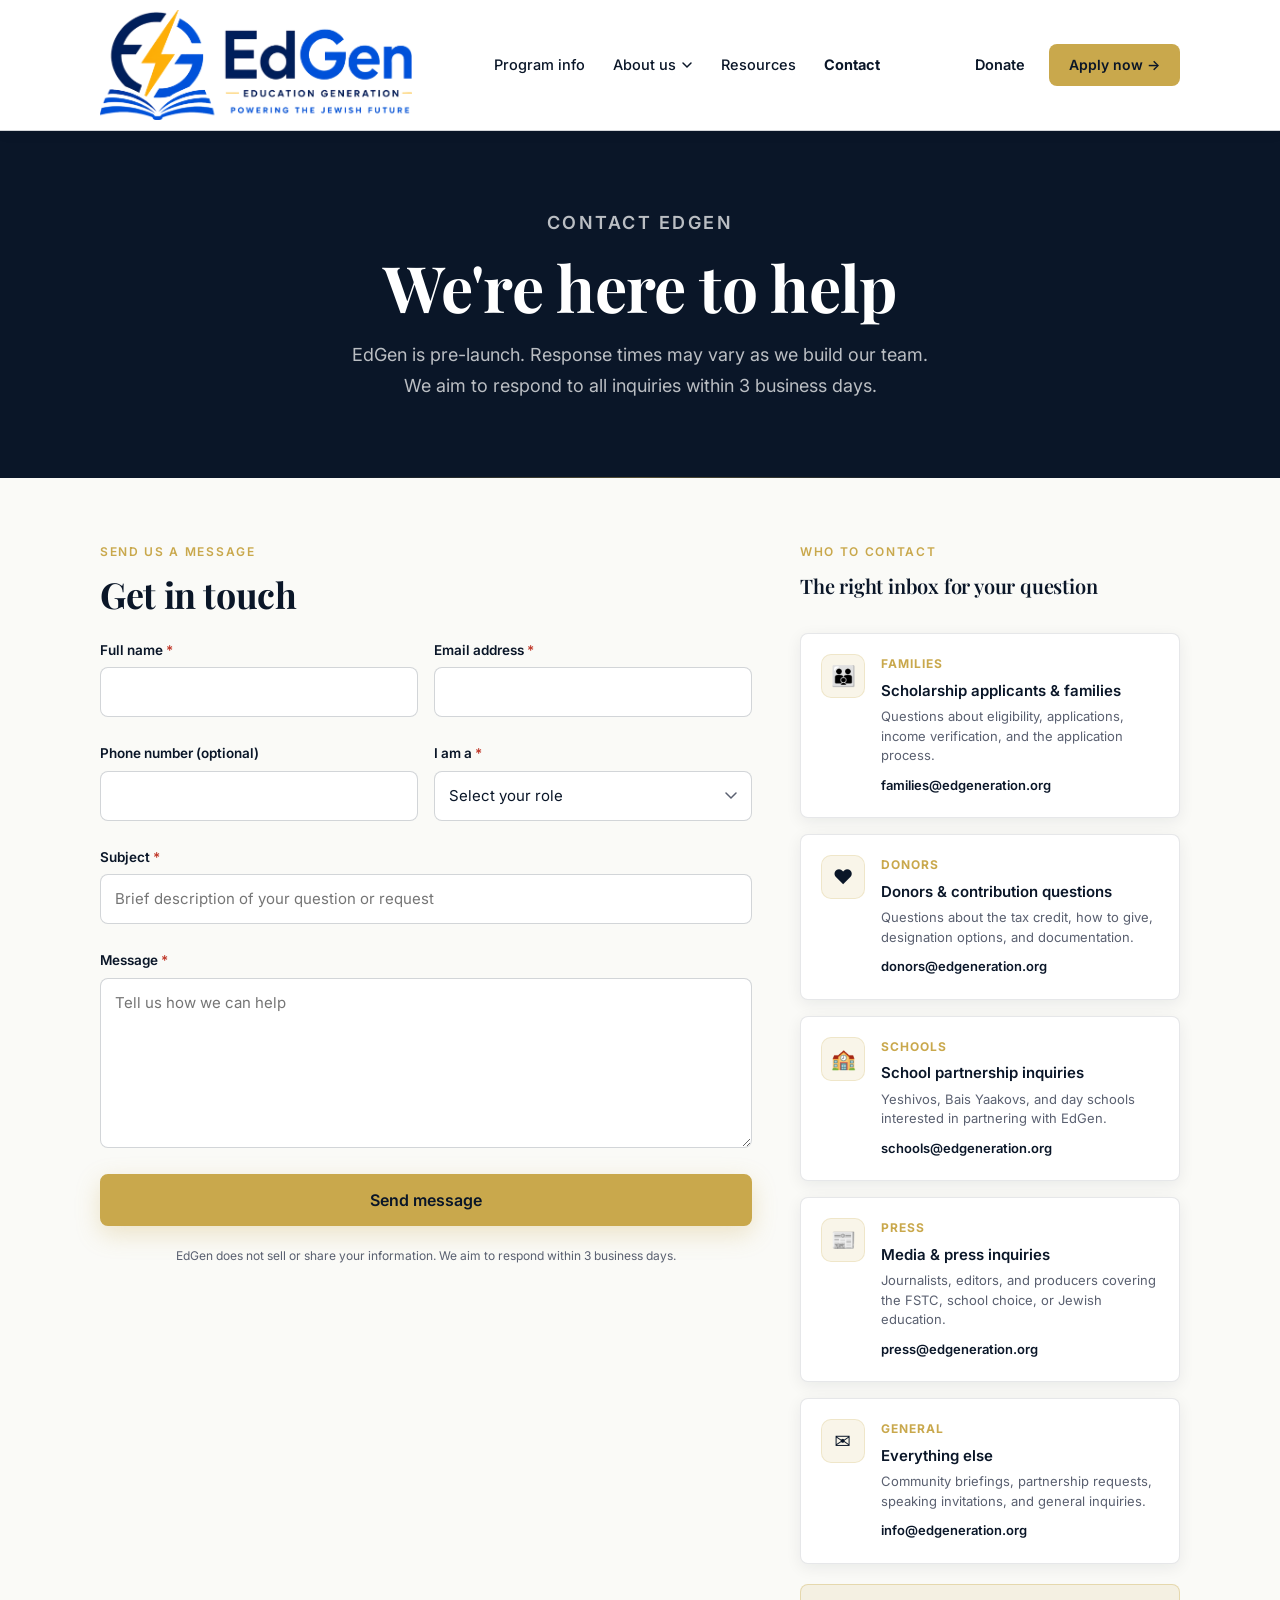
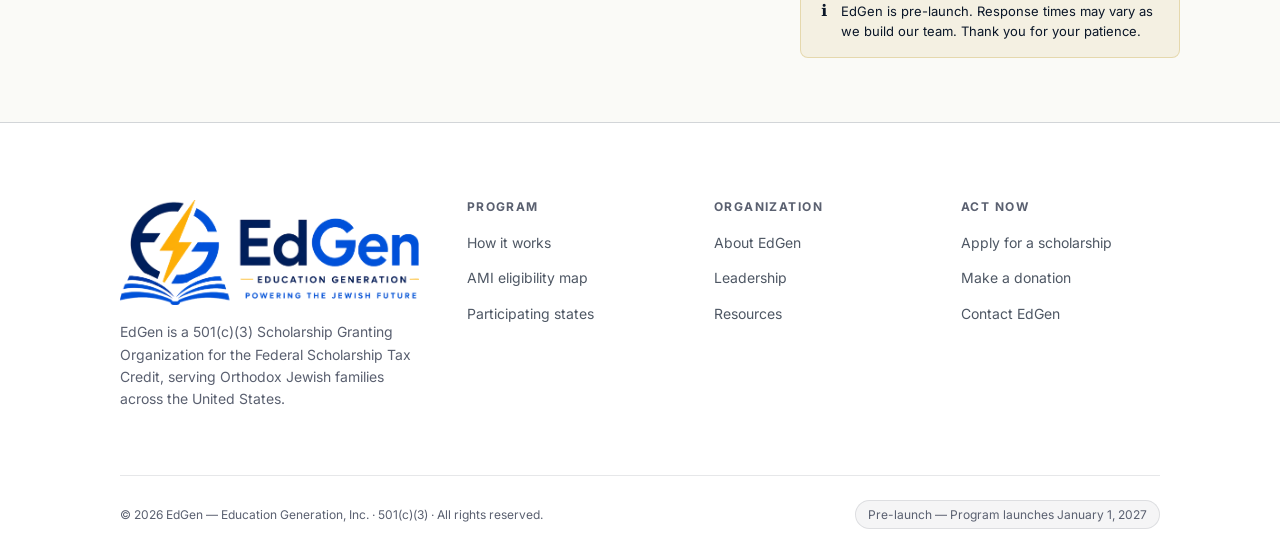
<file: contact.html>
﻿<!DOCTYPE html>
<html lang="en">
<head>
  <meta charset="UTF-8" />
  <meta name="viewport" content="width=device-width, initial-scale=1.0" />
  <title>Contact EdGen</title>
  <meta name="description" content="Contact EdGen — for families, donors, schools, press, and community partners. We aim to respond within 3 business days." />
  <link rel="preconnect" href="https://fonts.googleapis.com" />
  <link rel="preconnect" href="https://fonts.gstatic.com" crossorigin />
  <link href="https://fonts.googleapis.com/css2?family=Playfair+Display:wght@400;600;700&family=Inter:wght@300;400;500;600&display=swap" rel="stylesheet" />
  <link rel="icon" href="edgen-icon-192.png" />
  <link rel="stylesheet" href="styles.css" />
  <style>
    .contact-layout { display: grid; grid-template-columns: 1fr 380px; gap: 48px; align-items: start; padding-block: clamp(48px,5vw,72px); }
    .contact-channel { display: flex; gap: 16px; align-items: flex-start; padding: 20px; background: white; border: 1px solid var(--border); border-radius: var(--radius); box-shadow: var(--shadow-sm); transition: transform 0.18s, box-shadow 0.18s; }
    .contact-channel:hover { transform: translateY(-2px); box-shadow: var(--shadow); }
    .channel-icon { width: 44px; height: 44px; border-radius: 10px; background: var(--gold-pale); border: 1px solid rgba(201,168,76,0.2); display: flex; align-items: center; justify-content: center; font-size: 20px; flex-shrink: 0; }
    .channel-label { font-size: 12px; font-weight: 700; text-transform: uppercase; letter-spacing: 0.08em; color: var(--gold); margin-bottom: 3px; }
    .channel-title { font-size: 15px; font-weight: 600; color: var(--navy); margin-bottom: 4px; }
    .channel-desc { font-size: 13px; color: var(--muted); line-height: 1.5; margin-bottom: 6px; }
    .channel-email { font-size: 13px; font-weight: 600; color: var(--navy); }
    @media (max-width: 900px) { .contact-layout { grid-template-columns: 1fr; } }
  </style>
</head>
<body>

  <!-- Navigation -->
  <header class="site-header">
    <div class="container site-header-inner">
      <a href="index.html" class="brand" aria-label="EdGen home">
        <img class="brand-logo" src="edgen-logo-tight.png" alt="EdGen — Education Generation" />
      </a>
      <nav class="nav" aria-label="Primary navigation">
        <a href="program.html" class="nav-link">Program info</a>
        <div class="nav-dropdown">
          <button class="nav-dropdown-toggle" aria-haspopup="true" aria-expanded="false">
            About us
            <svg width="12" height="12" viewBox="0 0 12 12" fill="none" aria-hidden="true"><path d="M2 4l4 4 4-4" stroke="currentColor" stroke-width="1.5" stroke-linecap="round"/></svg>
          </button>
          <div class="nav-dropdown-menu">
            <a href="about.html#leadership">Leadership</a>
            <a href="about.html#vision">Vision &amp; Mission</a>
            <a href="about.html#history">Our Story</a>
          </div>
        </div>
        <a href="resources.html" class="nav-link">Resources</a>
        <a href="contact.html" class="nav-link active">Contact</a>
      </nav>
      <div class="nav-actions">
        <a href="donate.html" class="nav-donate">Donate</a>
        <a href="apply.html" class="nav-apply">Apply now →</a>
      </div>
      <button class="nav-toggle" id="navToggle" aria-label="Open navigation" aria-expanded="false">
        <span></span><span></span><span></span>
      </button>
    </div>
    <nav class="nav-mobile" id="navMobile" aria-label="Mobile navigation">
      <a href="program.html">Program info</a>
      <button class="mobile-dropdown-toggle" aria-expanded="false">About us</button>
      <div class="mobile-submenu" id="mobileAboutSubmenu" style="display:none;">
        <a href="about.html#leadership">Leadership</a>
        <a href="about.html#vision">Vision &amp; Mission</a>
        <a href="about.html#history">Our Story</a>
      </div>
      <a href="resources.html">Resources</a>
      <a href="contact.html">Contact</a>
      <div class="nav-mobile-actions">
        <a href="donate.html" class="btn btn-outline" style="color:var(--navy);border-color:rgba(10,22,40,0.3);">Donate</a>
        <a href="apply.html" class="btn btn-primary">Apply now →</a>
      </div>
    </nav>
  </header>

  <main>
    <!-- Page Hero -->
    <div class="page-hero">
      <div class="page-hero-inner">
        <p class="eyebrow">Contact EdGen</p>
        <h1>We're here to help</h1>
        <p>EdGen is pre-launch. Response times may vary as we build our team. We aim to respond to all inquiries within 3 business days.</p>
      </div>
    </div>

    <div class="container">
      <div class="contact-layout">

        <!-- Form -->
        <div>
          <div class="success-card" id="successCard" role="alert">
            <div class="success-icon" aria-hidden="true">✓</div>
            <h2>Message received</h2>
            <p>Thank you for reaching out. We'll get back to you at <strong id="successEmail"></strong> within 3 business days.</p>
            <a href="index.html" class="btn btn-primary" style="margin-top:8px;">Return to home</a>
          </div>

          <form id="contactForm" novalidate style="display:grid;gap:20px;">
            <div style="margin-bottom:4px;">
              <p class="eyebrow">Send us a message</p>
              <h2 style="font-size:clamp(24px,2.8vw,36px);margin-bottom:0;">Get in touch</h2>
            </div>

            <div class="form-grid-2">
              <div class="form-group">
                <label for="contactName">Full name <span aria-hidden="true" style="color:#c0392b;">*</span></label>
                <input type="text" id="contactName" name="contactName" class="form-input" autocomplete="name" required />
                <span class="form-error" id="err-contactName"></span>
              </div>
              <div class="form-group">
                <label for="contactEmail">Email address <span aria-hidden="true" style="color:#c0392b;">*</span></label>
                <input type="email" id="contactEmail" name="contactEmail" class="form-input" autocomplete="email" required />
                <span class="form-error" id="err-contactEmail"></span>
              </div>
            </div>

            <div class="form-grid-2">
              <div class="form-group">
                <label for="contactPhone">Phone number (optional)</label>
                <input type="tel" id="contactPhone" name="contactPhone" class="form-input" autocomplete="tel" />
              </div>
              <div class="form-group">
                <label for="contactRole">I am a <span aria-hidden="true" style="color:#c0392b;">*</span></label>
                <select id="contactRole" name="contactRole" class="form-select" required>
                  <option value="">Select your role</option>
                  <option value="parent">Parent / Family</option>
                  <option value="school">School (administrator or staff)</option>
                  <option value="donor">Donor</option>
                  <option value="community">Community leader</option>
                  <option value="press">Press / Media</option>
                  <option value="other">Other</option>
                </select>
                <span class="form-error" id="err-contactRole"></span>
              </div>
            </div>

            <div class="form-group">
              <label for="contactSubject">Subject <span aria-hidden="true" style="color:#c0392b;">*</span></label>
              <input type="text" id="contactSubject" name="contactSubject" class="form-input" required placeholder="Brief description of your question or request" />
              <span class="form-error" id="err-contactSubject"></span>
            </div>

            <div class="form-group">
              <label for="contactMessage">Message <span aria-hidden="true" style="color:#c0392b;">*</span></label>
              <textarea id="contactMessage" name="contactMessage" class="form-input form-textarea" rows="6" required placeholder="Tell us how we can help"></textarea>
              <span class="form-error" id="err-contactMessage"></span>
            </div>

            <button type="submit" class="btn btn-primary btn-full btn-lg">Send message</button>
            <p style="font-size:12px;color:var(--muted);text-align:center;">EdGen does not sell or share your information. We aim to respond within 3 business days.</p>
          </form>
        </div>

        <!-- Sidebar: contact channels -->
        <aside aria-label="Contact channels">
          <div style="display:grid;gap:16px;">
            <div>
              <p class="eyebrow">Who to contact</p>
              <h3 style="font-size:20px;margin-bottom:20px;">The right inbox for your question</h3>
            </div>

            <div class="contact-channel">
              <div class="channel-icon" aria-hidden="true">👪</div>
              <div>
                <p class="channel-label">Families</p>
                <p class="channel-title">Scholarship applicants &amp; families</p>
                <p class="channel-desc">Questions about eligibility, applications, income verification, and the application process.</p>
                <a href="mailto:families@edgeneration.org" class="channel-email">families@edgeneration.org</a>
              </div>
            </div>

            <div class="contact-channel">
              <div class="channel-icon" aria-hidden="true">❤</div>
              <div>
                <p class="channel-label">Donors</p>
                <p class="channel-title">Donors &amp; contribution questions</p>
                <p class="channel-desc">Questions about the tax credit, how to give, designation options, and documentation.</p>
                <a href="mailto:donors@edgeneration.org" class="channel-email">donors@edgeneration.org</a>
              </div>
            </div>

            <div class="contact-channel">
              <div class="channel-icon" aria-hidden="true">🏫</div>
              <div>
                <p class="channel-label">Schools</p>
                <p class="channel-title">School partnership inquiries</p>
                <p class="channel-desc">Yeshivos, Bais Yaakovs, and day schools interested in partnering with EdGen.</p>
                <a href="mailto:schools@edgeneration.org" class="channel-email">schools@edgeneration.org</a>
              </div>
            </div>

            <div class="contact-channel">
              <div class="channel-icon" aria-hidden="true">📰</div>
              <div>
                <p class="channel-label">Press</p>
                <p class="channel-title">Media &amp; press inquiries</p>
                <p class="channel-desc">Journalists, editors, and producers covering the FSTC, school choice, or Jewish education.</p>
                <a href="mailto:press@edgeneration.org" class="channel-email">press@edgeneration.org</a>
              </div>
            </div>

            <div class="contact-channel">
              <div class="channel-icon" aria-hidden="true">✉</div>
              <div>
                <p class="channel-label">General</p>
                <p class="channel-title">Everything else</p>
                <p class="channel-desc">Community briefings, partnership requests, speaking invitations, and general inquiries.</p>
                <a href="mailto:info@edgeneration.org" class="channel-email">info@edgeneration.org</a>
              </div>
            </div>

            <div class="alert alert-gold" style="margin-top:4px;">
              <span class="alert-icon" style="font-size:16px;">ℹ</span>
              <div style="font-size:13px;">EdGen is pre-launch. Response times may vary as we build our team. Thank you for your patience.</div>
            </div>
          </div>
        </aside>

      </div>
    </div>
  </main>

  <!-- Footer -->
  <footer class="site-footer" role="contentinfo">
    <div class="container">
      <div class="footer-inner">
        <div class="footer-brand-col">
          <a href="index.html" class="footer-brand-link" aria-label="EdGen home">
          <img class="footer-logo" src="edgen-logo-tight.png" alt="EdGen — Education Generation" />
        </a>
          <p class="footer-tagline">EdGen is a 501(c)(3) Scholarship Granting Organization for the Federal Scholarship Tax Credit, serving Orthodox Jewish families across the United States.</p>
        </div>
        <div class="footer-col"><h4>Program</h4><ul><li><a href="program.html">How it works</a></li><li><a href="program.html#ami-map">AMI eligibility map</a></li><li><a href="program.html#states">Participating states</a></li></ul></div>
        <div class="footer-col"><h4>Organization</h4><ul><li><a href="about.html">About EdGen</a></li><li><a href="about.html#leadership">Leadership</a></li><li><a href="resources.html">Resources</a></li></ul></div>
        <div class="footer-col"><h4>Act now</h4><ul><li><a href="apply.html">Apply for a scholarship</a></li><li><a href="donate.html">Make a donation</a></li><li><a href="contact.html">Contact EdGen</a></li></ul></div>
      </div>
      <div class="footer-bottom">
        <p class="footer-legal">© 2026 EdGen — Education Generation, Inc. · 501(c)(3) · All rights reserved.</p>
        <span class="footer-prelaunch">Pre-launch — Program launches January 1, 2027</span>
      </div>
    </div>
  </footer>

  <script>
    // Nav
    const navToggle = document.getElementById('navToggle');
    const navMobile = document.getElementById('navMobile');
    navToggle.addEventListener('click', () => {
      const isOpen = navMobile.classList.toggle('open');
      navToggle.classList.toggle('open', isOpen);
      navToggle.setAttribute('aria-expanded', String(isOpen));
    });
    const mdt = document.querySelector('.mobile-dropdown-toggle');
    const mas = document.getElementById('mobileAboutSubmenu');
    if (mdt) mdt.addEventListener('click', () => { const o = mas.style.display !== 'none'; mas.style.display = o ? 'none' : 'block'; });

    // Contact form
    function setErr(id, msg) {
      const el = document.getElementById('err-'+id);
      if (el) el.textContent = msg;
      const inp = document.getElementById(id);
      if (inp) inp.classList.toggle('error', !!msg);
    }
    function clearErrs() {
      document.querySelectorAll('.form-error').forEach(e => e.textContent = '');
      document.querySelectorAll('.error').forEach(e => e.classList.remove('error'));
    }

    document.getElementById('contactForm').addEventListener('submit', e => {
      e.preventDefault();
      clearErrs();
      let ok = true;
      const f = id => document.getElementById(id)?.value?.trim();
      if (!f('contactName')) { setErr('contactName','Please enter your name.'); ok=false; }
      const em = f('contactEmail');
      if (!em) { setErr('contactEmail','Please enter your email.'); ok=false; }
      else if (!/^[^\s@]+@[^\s@]+\.[^\s@]+$/.test(em)) { setErr('contactEmail','Please enter a valid email.'); ok=false; }
      if (!f('contactRole')) { setErr('contactRole','Please select your role.'); ok=false; }
      if (!f('contactSubject')) { setErr('contactSubject','Please enter a subject.'); ok=false; }
      if (!f('contactMessage')) { setErr('contactMessage','Please enter your message.'); ok=false; }
      if (!ok) { document.querySelector('.form-error:not(:empty)')?.scrollIntoView({behavior:'smooth',block:'center'}); return; }
      document.getElementById('successEmail').textContent = em;
      document.getElementById('contactForm').style.display = 'none';
      const sc = document.getElementById('successCard');
      sc.classList.add('visible');
      sc.scrollIntoView({behavior:'smooth',block:'center'});
    });
  </script>
</body>
</html>
</file>
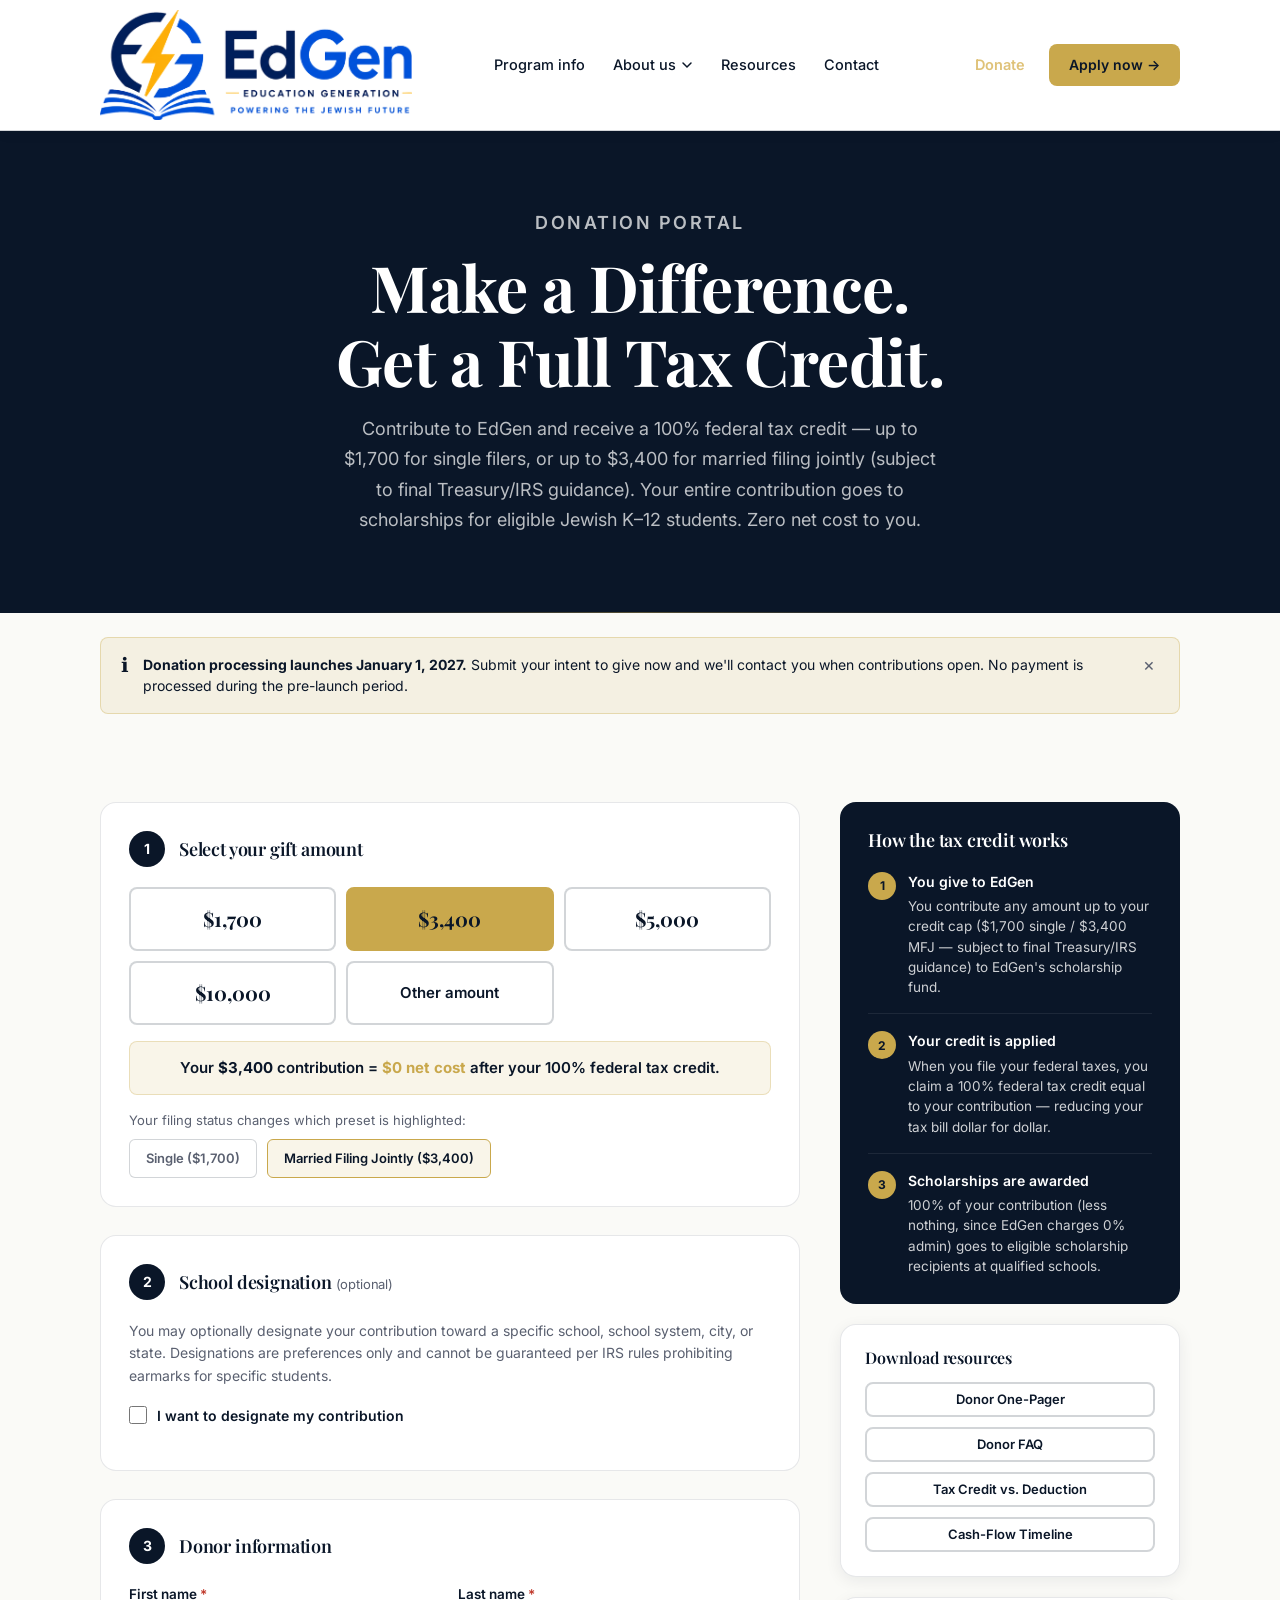
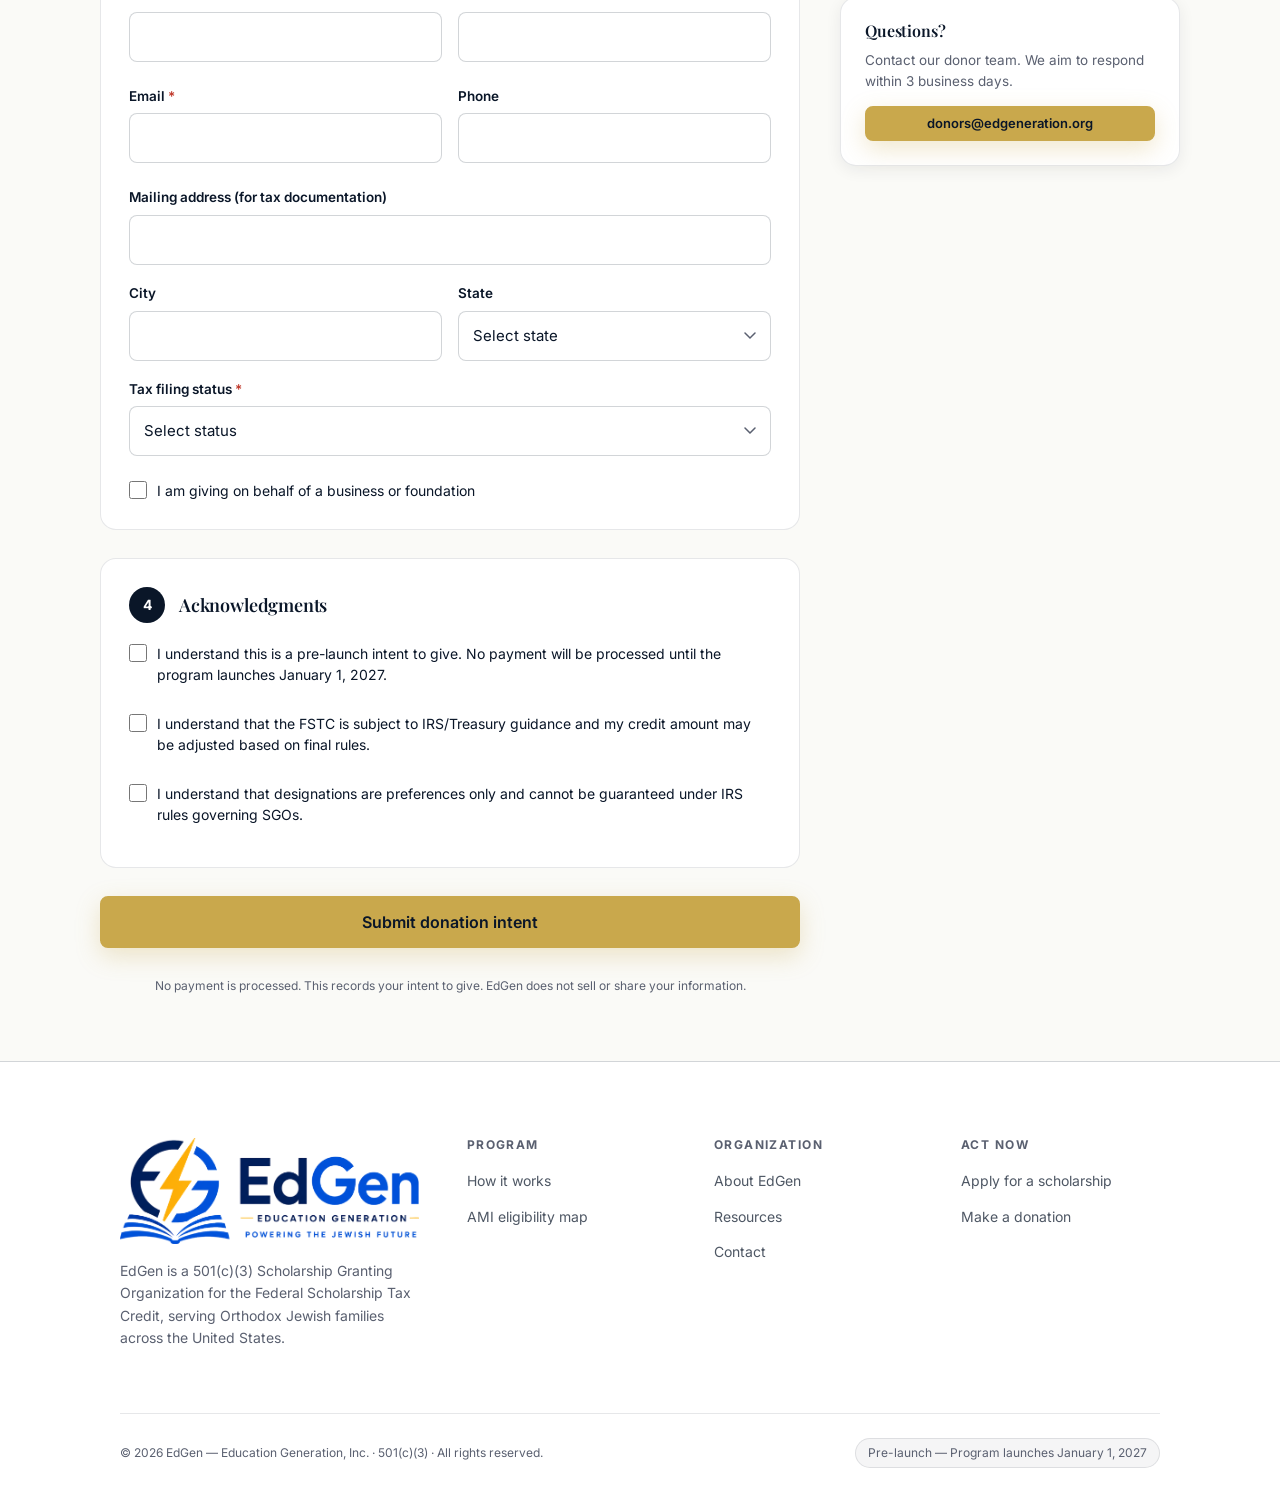
<file: donate.html>
﻿<!DOCTYPE html>
<html lang="en">
<head>
  <meta charset="UTF-8" />
  <meta name="viewport" content="width=device-width, initial-scale=1.0" />
  <title>Donate | EdGen</title>
  <meta name="description" content="Make a donation to EdGen and receive a 100% federal tax credit — up to $1,700 single or $3,400 married filing jointly. 0% admin fee. 100% to scholarships." />
  <link rel="preconnect" href="https://fonts.googleapis.com" />
  <link rel="preconnect" href="https://fonts.gstatic.com" crossorigin />
  <link href="https://fonts.googleapis.com/css2?family=Playfair+Display:wght@400;600;700&family=Inter:wght@300;400;500;600&display=swap" rel="stylesheet" />
  <link rel="icon" href="edgen-icon-192.png" />
  <link rel="stylesheet" href="styles.css" />
  <style>
    .donate-layout { display: grid; grid-template-columns: 1fr 340px; gap: 40px; align-items: start; padding-block: clamp(48px, 5vw, 72px); }
    .donate-steps { display: grid; gap: 28px; }
    .donate-step { border: 1.5px solid var(--border); border-radius: var(--radius-lg); padding: 28px; background: white; }
    .donate-step-header { display: flex; align-items: center; gap: 14px; margin-bottom: 20px; }
    .step-num { width: 36px; height: 36px; border-radius: 50%; background: var(--navy); color: white; display: flex; align-items: center; justify-content: center; font-size: 14px; font-weight: 700; flex-shrink: 0; }
    .donate-step h3 { font-size: 18px; margin: 0; }
    .donate-sidebar { position: sticky; top: 150px; display: flex; flex-direction: column; gap: 20px; }
    .credit-explainer { background: var(--navy); border-radius: var(--radius-lg); padding: 28px; color: white; }
    .credit-explainer h4 { color: white; font-size: 18px; margin-bottom: 20px; }
    .credit-step { display: flex; gap: 12px; margin-bottom: 16px; padding-bottom: 16px; border-bottom: 1px solid rgba(255,255,255,0.08); }
    .credit-step:last-child { border-bottom: none; margin-bottom: 0; padding-bottom: 0; }
    .credit-step-num { width: 28px; height: 28px; border-radius: 50%; background: var(--gold); color: var(--navy); display: flex; align-items: center; justify-content: center; font-size: 12px; font-weight: 700; flex-shrink: 0; margin-top: 1px; }
    .credit-step p { font-size: 13.5px; color: rgba(255,255,255,0.8); line-height: 1.5; margin: 0; }
    .credit-step strong { display: block; color: white; font-size: 14px; font-weight: 600; margin-bottom: 3px; }
    .designation-row { display: grid; grid-template-columns: 1fr 1fr auto; gap: 10px; align-items: end; padding: 14px; background: var(--warm-white); border: 1px solid var(--border); border-radius: var(--radius); }
    .designation-totals { display: flex; justify-content: space-between; align-items: center; padding: 12px 14px; background: var(--gold-pale); border: 1px solid rgba(201,168,76,0.25); border-radius: var(--radius); font-size: 14px; font-weight: 600; }
    @media (max-width: 900px) { .donate-layout { grid-template-columns: 1fr; } .donate-sidebar { position: static; } }
  </style>
</head>
<body>

  <!-- Navigation -->
  <header class="site-header">
    <div class="container site-header-inner">
      <a href="index.html" class="brand" aria-label="EdGen home">
        <img class="brand-logo" src="edgen-logo-tight.png" alt="EdGen — Education Generation" />
      </a>
      <nav class="nav" aria-label="Primary navigation">
        <a href="program.html" class="nav-link">Program info</a>
        <div class="nav-dropdown">
          <button class="nav-dropdown-toggle" aria-haspopup="true" aria-expanded="false">
            About us
            <svg width="12" height="12" viewBox="0 0 12 12" fill="none" aria-hidden="true"><path d="M2 4l4 4 4-4" stroke="currentColor" stroke-width="1.5" stroke-linecap="round"/></svg>
          </button>
          <div class="nav-dropdown-menu">
            <a href="about.html#leadership">Leadership</a>
            <a href="about.html#vision">Vision &amp; Mission</a>
            <a href="about.html#history">Our Story</a>
          </div>
        </div>
        <a href="resources.html" class="nav-link">Resources</a>
        <a href="contact.html" class="nav-link">Contact</a>
      </nav>
      <div class="nav-actions">
        <a href="donate.html" class="nav-donate" style="color:var(--gold-light);">Donate</a>
        <a href="apply.html" class="nav-apply">Apply now →</a>
      </div>
      <button class="nav-toggle" id="navToggle" aria-label="Open navigation" aria-expanded="false">
        <span></span><span></span><span></span>
      </button>
    </div>
    <nav class="nav-mobile" id="navMobile" aria-label="Mobile navigation">
      <a href="program.html">Program info</a>
      <button class="mobile-dropdown-toggle" aria-expanded="false">About us</button>
      <div class="mobile-submenu" id="mobileAboutSubmenu" style="display:none;">
        <a href="about.html#leadership">Leadership</a>
        <a href="about.html#vision">Vision &amp; Mission</a>
        <a href="about.html#history">Our Story</a>
      </div>
      <a href="resources.html">Resources</a>
      <a href="contact.html">Contact</a>
      <div class="nav-mobile-actions">
        <a href="donate.html" class="btn btn-outline" style="color:var(--navy);border-color:rgba(10,22,40,0.3);">Donate</a>
        <a href="apply.html" class="btn btn-primary">Apply now →</a>
      </div>
    </nav>
  </header>

  <main>
    <!-- Page Hero -->
    <div class="page-hero">
      <div class="page-hero-inner">
        <p class="eyebrow">Donation Portal</p>
        <h1>Make a Difference.<br />Get a Full Tax Credit.</h1>
        <p>Contribute to EdGen and receive a 100% federal tax credit — up to $1,700 for single filers, or up to $3,400 for married filing jointly (subject to final Treasury/IRS guidance). Your entire contribution goes to scholarships for eligible Jewish K–12 students. Zero net cost to you.</p>
      </div>
    </div>

    <div class="container">
      <!-- Pre-launch alert -->
      <div class="alert alert-gold" style="margin-block:24px;" role="alert">
        <span class="alert-icon">ℹ</span>
        <div>
          <strong>Donation processing launches January 1, 2027.</strong> Submit your intent to give now and we'll contact you when contributions open. No payment is processed during the pre-launch period.
        </div>
        <button class="dismiss-btn" aria-label="Dismiss alert" onclick="this.closest('.alert').style.display='none'">×</button>
      </div>

      <div class="donate-layout">

        <!-- Form -->
        <div>
          <!-- Success state -->
          <div class="success-card" id="successCard" role="alert">
            <div class="success-icon" aria-hidden="true">✓</div>
            <h2>Intent to give recorded</h2>
            <p>Thank you, <strong id="successName"></strong>. We've recorded your intent to give <strong id="successAmount"></strong>. You'll receive confirmation at <strong id="successEmail"></strong> and we'll contact you when donation processing opens on January 1, 2027.</p>
            <a href="resources.html" class="btn btn-primary" style="margin-top:8px;">Explore the resource library</a>
          </div>

          <form id="donateForm" novalidate>
            <div class="donate-steps">

              <!-- Step 1: Amount -->
              <div class="donate-step">
                <div class="donate-step-header">
                  <div class="step-num">1</div>
                  <h3>Select your gift amount</h3>
                </div>

                <div class="amount-grid" id="amountGrid">
                  <button type="button" class="amount-btn" data-amount="1700">$1,700</button>
                  <button type="button" class="amount-btn selected" data-amount="3400">$3,400</button>
                  <button type="button" class="amount-btn" data-amount="5000">$5,000</button>
                  <button type="button" class="amount-btn" data-amount="10000">$10,000</button>
                  <button type="button" class="amount-btn other-btn" data-amount="other">Other amount</button>
                </div>

                <div id="otherAmountWrap" style="display:none;margin-top:10px;">
                  <div class="form-group">
                    <label for="otherAmount">Enter your gift amount</label>
                    <div style="position:relative;">
                      <span style="position:absolute;left:14px;top:50%;transform:translateY(-50%);color:var(--muted);font-weight:600;">$</span>
                      <input type="number" id="otherAmount" name="otherAmount" class="form-input" style="padding-left:26px;" min="100" placeholder="Minimum $100" />
                    </div>
                    <span class="form-error" id="err-otherAmount"></span>
                  </div>
                </div>

                <div class="tax-callout" id="taxCallout" style="margin-top:16px;">
                  Your <strong id="calloutAmount">$3,400</strong> contribution = <strong style="color:var(--gold);">$0 net cost</strong> after your 100% federal tax credit.
                </div>

                <div style="margin-top:14px;">
                  <p style="font-size:13px;color:var(--muted);">Your filing status changes which preset is highlighted:</p>
                  <div style="display:flex;gap:10px;margin-top:8px;flex-wrap:wrap;">
                    <button type="button" class="filing-btn active" data-filing="single" style="padding:8px 16px;font-size:13px;font-weight:600;border-radius:6px;border:1.5px solid var(--border-strong);background:white;color:var(--muted);cursor:pointer;">Single ($1,700)</button>
                    <button type="button" class="filing-btn" data-filing="mfj" style="padding:8px 16px;font-size:13px;font-weight:600;border-radius:6px;border:1.5px solid var(--gold);background:var(--gold-pale);color:var(--navy);cursor:pointer;">Married Filing Jointly ($3,400)</button>
                  </div>
                </div>
              </div>

              <!-- Step 2: Designation -->
              <div class="donate-step">
                <div class="donate-step-header">
                  <div class="step-num">2</div>
                  <h3>School designation <span style="font-family:var(--font-body);font-size:13px;font-weight:400;color:var(--muted);">(optional)</span></h3>
                </div>
                <p style="font-size:14px;color:var(--muted);margin-bottom:18px;line-height:1.6;">You may optionally designate your contribution toward a specific school, school system, city, or state. Designations are preferences only and cannot be guaranteed per IRS rules prohibiting earmarks for specific students.</p>

                <label class="form-check" style="margin-bottom:16px;">
                  <input type="checkbox" id="designateToggle" />
                  <span style="font-weight:600;">I want to designate my contribution</span>
                </label>

                <div id="designationBuilder" style="display:none;margin-top:16px;">
                  <div id="designationRows" style="display:grid;gap:12px;">
                    <div class="designation-row" id="desig-row-1">
                      <div class="form-group">
                        <label for="desig-type-1">Designation type</label>
                        <select id="desig-type-1" name="desig-type-1" class="form-select">
                          <option value="">Select type</option>
                          <option>Specific school</option>
                          <option>School system</option>
                          <option>City</option>
                          <option>State</option>
                        </select>
                      </div>
                      <div class="form-group">
                        <label for="desig-val-1">School / location</label>
                        <input type="text" id="desig-val-1" name="desig-val-1" class="form-input" placeholder="Search for a school or enter a city/state" />
                      </div>
                      <div class="form-group">
                        <label for="desig-amt-1">Amount ($)</label>
                        <input type="number" id="desig-amt-1" name="desig-amt-1" class="form-input" min="1" placeholder="$" oninput="updateDesigTotal()" />
                      </div>
                    </div>
                  </div>
                  <button type="button" id="addDesigBtn" class="btn btn-outline btn-sm" style="margin-top:10px;">+ Add another designation</button>
                  <div class="designation-totals" style="margin-top:14px;">
                    <span>Designated: <strong id="desigTotal" style="color:var(--navy);">$0</strong></span>
                    <span>Gift total: <strong id="desigGiftTotal" style="color:var(--navy);">$3,400</strong></span>
                    <span id="desigRemainder" style="font-size:13px;color:var(--muted);">Remainder to general fund: <strong>$3,400</strong></span>
                  </div>
                </div>
              </div>

              <!-- Step 3: Donor Info -->
              <div class="donate-step">
                <div class="donate-step-header">
                  <div class="step-num">3</div>
                  <h3>Donor information</h3>
                </div>
                <div style="display:grid;gap:18px;">
                  <div class="form-grid-2">
                    <div class="form-group">
                      <label for="donorFirst">First name <span aria-hidden="true" style="color:#c0392b;">*</span></label>
                      <input type="text" id="donorFirst" name="donorFirst" class="form-input" autocomplete="given-name" required />
                      <span class="form-error" id="err-donorFirst"></span>
                    </div>
                    <div class="form-group">
                      <label for="donorLast">Last name <span aria-hidden="true" style="color:#c0392b;">*</span></label>
                      <input type="text" id="donorLast" name="donorLast" class="form-input" autocomplete="family-name" required />
                      <span class="form-error" id="err-donorLast"></span>
                    </div>
                  </div>
                  <div class="form-grid-2">
                    <div class="form-group">
                      <label for="donorEmail">Email <span aria-hidden="true" style="color:#c0392b;">*</span></label>
                      <input type="email" id="donorEmail" name="donorEmail" class="form-input" autocomplete="email" required />
                      <span class="form-error" id="err-donorEmail"></span>
                    </div>
                    <div class="form-group">
                      <label for="donorPhone">Phone</label>
                      <input type="tel" id="donorPhone" name="donorPhone" class="form-input" autocomplete="tel" />
                    </div>
                  </div>
                  <div class="form-group">
                    <label for="donorAddress">Mailing address (for tax documentation)</label>
                    <input type="text" id="donorAddress" name="donorAddress" class="form-input" autocomplete="street-address" />
                  </div>
                  <div class="form-grid-2">
                    <div class="form-group">
                      <label for="donorCity">City</label>
                      <input type="text" id="donorCity" name="donorCity" class="form-input" autocomplete="address-level2" />
                    </div>
                    <div class="form-group">
                      <label for="donorState">State</label>
                      <select id="donorState" name="donorState" class="form-select">
                        <option value="">Select state</option>
                        <option>Alabama</option><option>Alaska</option><option>Arizona</option><option>Arkansas</option><option>California</option><option>Colorado</option><option>Connecticut</option><option>Delaware</option><option>Florida</option><option>Georgia</option><option>Hawaii</option><option>Idaho</option><option>Illinois</option><option>Indiana</option><option>Iowa</option><option>Kansas</option><option>Kentucky</option><option>Louisiana</option><option>Maine</option><option>Maryland</option><option>Massachusetts</option><option>Michigan</option><option>Minnesota</option><option>Mississippi</option><option>Missouri</option><option>Montana</option><option>Nebraska</option><option>Nevada</option><option>New Hampshire</option><option>New Jersey</option><option>New Mexico</option><option>New York</option><option>North Carolina</option><option>North Dakota</option><option>Ohio</option><option>Oklahoma</option><option>Oregon</option><option>Pennsylvania</option><option>Rhode Island</option><option>South Carolina</option><option>South Dakota</option><option>Tennessee</option><option>Texas</option><option>Utah</option><option>Vermont</option><option>Virginia</option><option>Washington</option><option>West Virginia</option><option>Wisconsin</option><option>Wyoming</option>
                      </select>
                    </div>
                  </div>
                  <div class="form-group">
                    <label for="donorFilingStatus">Tax filing status <span aria-hidden="true" style="color:#c0392b;">*</span></label>
                    <select id="donorFilingStatus" name="donorFilingStatus" class="form-select" required>
                      <option value="">Select status</option>
                      <option value="single">Single</option>
                      <option value="mfj">Married Filing Jointly</option>
                    </select>
                    <span class="form-error" id="err-donorFilingStatus"></span>
                  </div>
                  <label class="form-check" id="businessCheckWrap">
                    <input type="checkbox" id="isBusiness" />
                    <span>I am giving on behalf of a business or foundation</span>
                  </label>
                  <div id="entityNameWrap" style="display:none;">
                    <div class="form-group">
                      <label for="entityName">Entity name</label>
                      <input type="text" id="entityName" name="entityName" class="form-input" />
                    </div>
                  </div>
                </div>
              </div>

              <!-- Step 4: Acknowledgment -->
              <div class="donate-step">
                <div class="donate-step-header">
                  <div class="step-num">4</div>
                  <h3>Acknowledgments</h3>
                </div>
                <div style="display:grid;gap:14px;">
                  <label class="form-check">
                    <input type="checkbox" id="dAck1" required />
                    <span>I understand this is a pre-launch intent to give. No payment will be processed until the program launches January 1, 2027.</span>
                  </label>
                  <span class="form-error" id="err-dAck1"></span>
                  <label class="form-check">
                    <input type="checkbox" id="dAck2" required />
                    <span>I understand that the FSTC is subject to IRS/Treasury guidance and my credit amount may be adjusted based on final rules.</span>
                  </label>
                  <span class="form-error" id="err-dAck2"></span>
                  <label class="form-check">
                    <input type="checkbox" id="dAck3" required />
                    <span>I understand that designations are preferences only and cannot be guaranteed under IRS rules governing SGOs.</span>
                  </label>
                  <span class="form-error" id="err-dAck3"></span>
                </div>
              </div>

              <button type="submit" class="btn btn-primary btn-full btn-lg" id="donateSubmitBtn">Submit donation intent</button>
              <p style="font-size:12px;color:var(--muted);text-align:center;">No payment is processed. This records your intent to give. EdGen does not sell or share your information.</p>

            </div>
          </form>
        </div>

        <!-- Sidebar -->
        <aside class="donate-sidebar" aria-label="Donation support">
          <div class="credit-explainer">
            <h4>How the tax credit works</h4>
            <div class="credit-step">
              <div class="credit-step-num">1</div>
              <div><strong>You give to EdGen</strong><p>You contribute any amount up to your credit cap ($1,700 single / $3,400 MFJ — subject to final Treasury/IRS guidance) to EdGen's scholarship fund.</p></div>
            </div>
            <div class="credit-step">
              <div class="credit-step-num">2</div>
              <div><strong>Your credit is applied</strong><p>When you file your federal taxes, you claim a 100% federal tax credit equal to your contribution — reducing your tax bill dollar for dollar.</p></div>
            </div>
            <div class="credit-step">
              <div class="credit-step-num">3</div>
              <div><strong>Scholarships are awarded</strong><p>100% of your contribution (less nothing, since EdGen charges 0% admin) goes to eligible scholarship recipients at qualified schools.</p></div>
            </div>
          </div>

          <div style="background:white;border:1px solid var(--border);border-radius:var(--radius-lg);padding:24px;box-shadow:var(--shadow-sm);">
            <h4 style="font-size:16px;margin-bottom:14px;">Download resources</h4>
            <div style="display:grid;gap:10px;">
              <a href="edgen-donor-one-pager.pdf" download class="btn btn-outline btn-sm">Donor One-Pager</a>
              <a href="edgen-donor-faq.pdf" download class="btn btn-outline btn-sm">Donor FAQ</a>
              <a href="edgen-tax-credit-vs-deduction-explainer.pdf" download class="btn btn-outline btn-sm">Tax Credit vs. Deduction</a>
              <a href="edgen-cash-flow-timeline.pdf" download class="btn btn-outline btn-sm">Cash-Flow Timeline</a>
            </div>
          </div>

          <div style="background:white;border:1px solid var(--border);border-radius:var(--radius-lg);padding:24px;box-shadow:var(--shadow-sm);">
            <h4 style="font-size:16px;margin-bottom:10px;">Questions?</h4>
            <p style="font-size:13.5px;color:var(--muted);margin-bottom:14px;line-height:1.55;">Contact our donor team. We aim to respond within 3 business days.</p>
            <a href="mailto:donors@edgeneration.org" class="btn btn-primary btn-sm" style="width:100%;text-align:center;">donors@edgeneration.org</a>
          </div>
        </aside>
      </div>
    </div>
  </main>

  <!-- Footer -->
  <footer class="site-footer" role="contentinfo">
    <div class="container">
      <div class="footer-inner">
        <div class="footer-brand-col">
          <a href="index.html" class="footer-brand-link" aria-label="EdGen home">
          <img class="footer-logo" src="edgen-logo-tight.png" alt="EdGen — Education Generation" />
        </a>
          <p class="footer-tagline">EdGen is a 501(c)(3) Scholarship Granting Organization for the Federal Scholarship Tax Credit, serving Orthodox Jewish families across the United States.</p>
        </div>
        <div class="footer-col"><h4>Program</h4><ul><li><a href="program.html">How it works</a></li><li><a href="program.html#ami-map">AMI eligibility map</a></li></ul></div>
        <div class="footer-col"><h4>Organization</h4><ul><li><a href="about.html">About EdGen</a></li><li><a href="resources.html">Resources</a></li><li><a href="contact.html">Contact</a></li></ul></div>
        <div class="footer-col"><h4>Act now</h4><ul><li><a href="apply.html">Apply for a scholarship</a></li><li><a href="donate.html">Make a donation</a></li></ul></div>
      </div>
      <div class="footer-bottom">
        <p class="footer-legal">© 2026 EdGen — Education Generation, Inc. · 501(c)(3) · All rights reserved.</p>
        <span class="footer-prelaunch">Pre-launch — Program launches January 1, 2027</span>
      </div>
    </div>
  </footer>

  <script>
    // Nav
    const navToggle = document.getElementById('navToggle');
    const navMobile = document.getElementById('navMobile');
    navToggle.addEventListener('click', () => {
      const isOpen = navMobile.classList.toggle('open');
      navToggle.classList.toggle('open', isOpen);
      navToggle.setAttribute('aria-expanded', String(isOpen));
    });
    const mdt = document.querySelector('.mobile-dropdown-toggle');
    const mas = document.getElementById('mobileAboutSubmenu');
    if (mdt) mdt.addEventListener('click', () => { const o = mas.style.display !== 'none'; mas.style.display = o ? 'none' : 'block'; });

    // Amount selection
    let selectedAmount = 3400;
    function formatDollar(n) { return new Intl.NumberFormat('en-US',{style:'currency',currency:'USD',maximumFractionDigits:0}).format(n); }
    function updateCallout() {
      let amt = selectedAmount === 'other' ? (parseFloat(document.getElementById('otherAmount').value)||0) : selectedAmount;
      document.getElementById('calloutAmount').textContent = formatDollar(amt);
      document.getElementById('desigGiftTotal').textContent = formatDollar(amt);
      updateDesigTotal();
    }

    document.querySelectorAll('.amount-btn').forEach(btn => {
      btn.addEventListener('click', () => {
        document.querySelectorAll('.amount-btn').forEach(b => b.classList.remove('selected'));
        btn.classList.add('selected');
        selectedAmount = btn.dataset.amount === 'other' ? 'other' : parseFloat(btn.dataset.amount);
        document.getElementById('otherAmountWrap').style.display = selectedAmount === 'other' ? 'block' : 'none';
        updateCallout();
      });
    });

    document.getElementById('otherAmount')?.addEventListener('input', updateCallout);

    // Filing status toggle
    document.querySelectorAll('.filing-btn').forEach(btn => {
      btn.addEventListener('click', () => {
        document.querySelectorAll('.filing-btn').forEach(b => {
          b.classList.remove('active');
          b.style.borderColor = 'var(--border-strong)';
          b.style.background = 'white';
          b.style.color = 'var(--muted)';
        });
        btn.classList.add('active');
        btn.style.borderColor = 'var(--gold)';
        btn.style.background = 'var(--gold-pale)';
        btn.style.color = 'var(--navy)';
        // Highlight recommended amount
        const recommended = btn.dataset.filing === 'single' ? '1700' : '3400';
        document.querySelectorAll('.amount-btn').forEach(ab => {
          if (ab.dataset.amount === recommended && !ab.classList.contains('other-btn')) {
            ab.click();
          }
        });
      });
    });

    // Designation builder
    document.getElementById('designateToggle').addEventListener('change', function() {
      document.getElementById('designationBuilder').style.display = this.checked ? 'block' : 'none';
    });

    let desigCount = 1;
    window.updateDesigTotal = function() {
      let total = 0;
      document.querySelectorAll('[id^="desig-amt-"]').forEach(inp => { total += parseFloat(inp.value)||0; });
      document.getElementById('desigTotal').textContent = formatDollar(total);
      const giftTotal = selectedAmount === 'other' ? (parseFloat(document.getElementById('otherAmount')?.value)||0) : (selectedAmount||0);
      const rem = giftTotal - total;
      const remEl = document.getElementById('desigRemainder');
      remEl.innerHTML = `Remainder to general fund: <strong>${formatDollar(Math.max(0,rem))}</strong>`;
      remEl.style.color = rem < 0 ? '#c0392b' : 'var(--muted)';
    };

    document.getElementById('addDesigBtn').addEventListener('click', () => {
      desigCount++;
      const n = desigCount;
      const row = document.createElement('div');
      row.className = 'designation-row';
      row.id = `desig-row-${n}`;
      row.innerHTML = `
        <div class="form-group">
          <label for="desig-type-${n}">Designation type</label>
          <select id="desig-type-${n}" name="desig-type-${n}" class="form-select">
            <option value="">Select type</option>
            <option>Specific school</option><option>School system</option><option>City</option><option>State</option>
          </select>
        </div>
        <div class="form-group">
          <label for="desig-val-${n}">School / location</label>
          <input type="text" id="desig-val-${n}" name="desig-val-${n}" class="form-input" placeholder="Search or enter" />
        </div>
        <div class="form-group">
          <label for="desig-amt-${n}">Amount ($)</label>
          <div style="display:flex;gap:6px;align-items:center;">
            <input type="number" id="desig-amt-${n}" name="desig-amt-${n}" class="form-input" min="1" placeholder="$" oninput="updateDesigTotal()" />
            <button type="button" onclick="document.getElementById('desig-row-${n}').remove();updateDesigTotal();" style="padding:8px;border:1px solid var(--border-strong);border-radius:6px;background:none;cursor:pointer;color:var(--muted);font-size:18px;line-height:1;flex-shrink:0;">×</button>
          </div>
        </div>`;
      document.getElementById('designationRows').appendChild(row);
    });

    // Business toggle
    document.getElementById('isBusiness').addEventListener('change', function() {
      document.getElementById('entityNameWrap').style.display = this.checked ? 'block' : 'none';
    });

    // Validate + submit
    function setErr(id, msg) {
      const el = document.getElementById('err-'+id);
      if (el) el.textContent = msg;
      const inp = document.getElementById(id);
      if (inp) inp.classList.toggle('error', !!msg);
    }
    function clearErrs() {
      document.querySelectorAll('.form-error').forEach(e => e.textContent='');
      document.querySelectorAll('.error').forEach(e => e.classList.remove('error'));
    }

    document.getElementById('donateForm').addEventListener('submit', e => {
      e.preventDefault();
      clearErrs();
      let ok = true;
      // Amount
      if (selectedAmount === 'other') {
        const oa = parseFloat(document.getElementById('otherAmount').value);
        if (!oa || oa < 100) { setErr('otherAmount', 'Please enter an amount of at least $100.'); ok = false; }
      }
      // Donor info
      const f = id => document.getElementById(id)?.value?.trim();
      if (!f('donorFirst')) { setErr('donorFirst','Required.'); ok=false; }
      if (!f('donorLast')) { setErr('donorLast','Required.'); ok=false; }
      const email = f('donorEmail');
      if (!email) { setErr('donorEmail','Please enter your email.'); ok=false; }
      else if (!/^[^\s@]+@[^\s@]+\.[^\s@]+$/.test(email)) { setErr('donorEmail','Please enter a valid email.'); ok=false; }
      if (!f('donorFilingStatus')) { setErr('donorFilingStatus','Required.'); ok=false; }
      // Acks
      ['dAck1','dAck2','dAck3'].forEach(id => {
        if (!document.getElementById(id).checked) { setErr(id,'Required.'); ok=false; }
      });
      if (!ok) { document.querySelector('.form-error:not(:empty)')?.scrollIntoView({behavior:'smooth',block:'center'}); return; }
      // Success
      const name = f('donorFirst');
      const amt = selectedAmount === 'other' ? parseFloat(document.getElementById('otherAmount').value) : selectedAmount;
      document.getElementById('successName').textContent = name;
      document.getElementById('successAmount').textContent = formatDollar(amt);
      document.getElementById('successEmail').textContent = email;
      document.getElementById('donateForm').style.display = 'none';
      const sc = document.getElementById('successCard');
      sc.classList.add('visible');
      sc.scrollIntoView({behavior:'smooth',block:'center'});
    });
  </script>
</body>
</html>
</file>
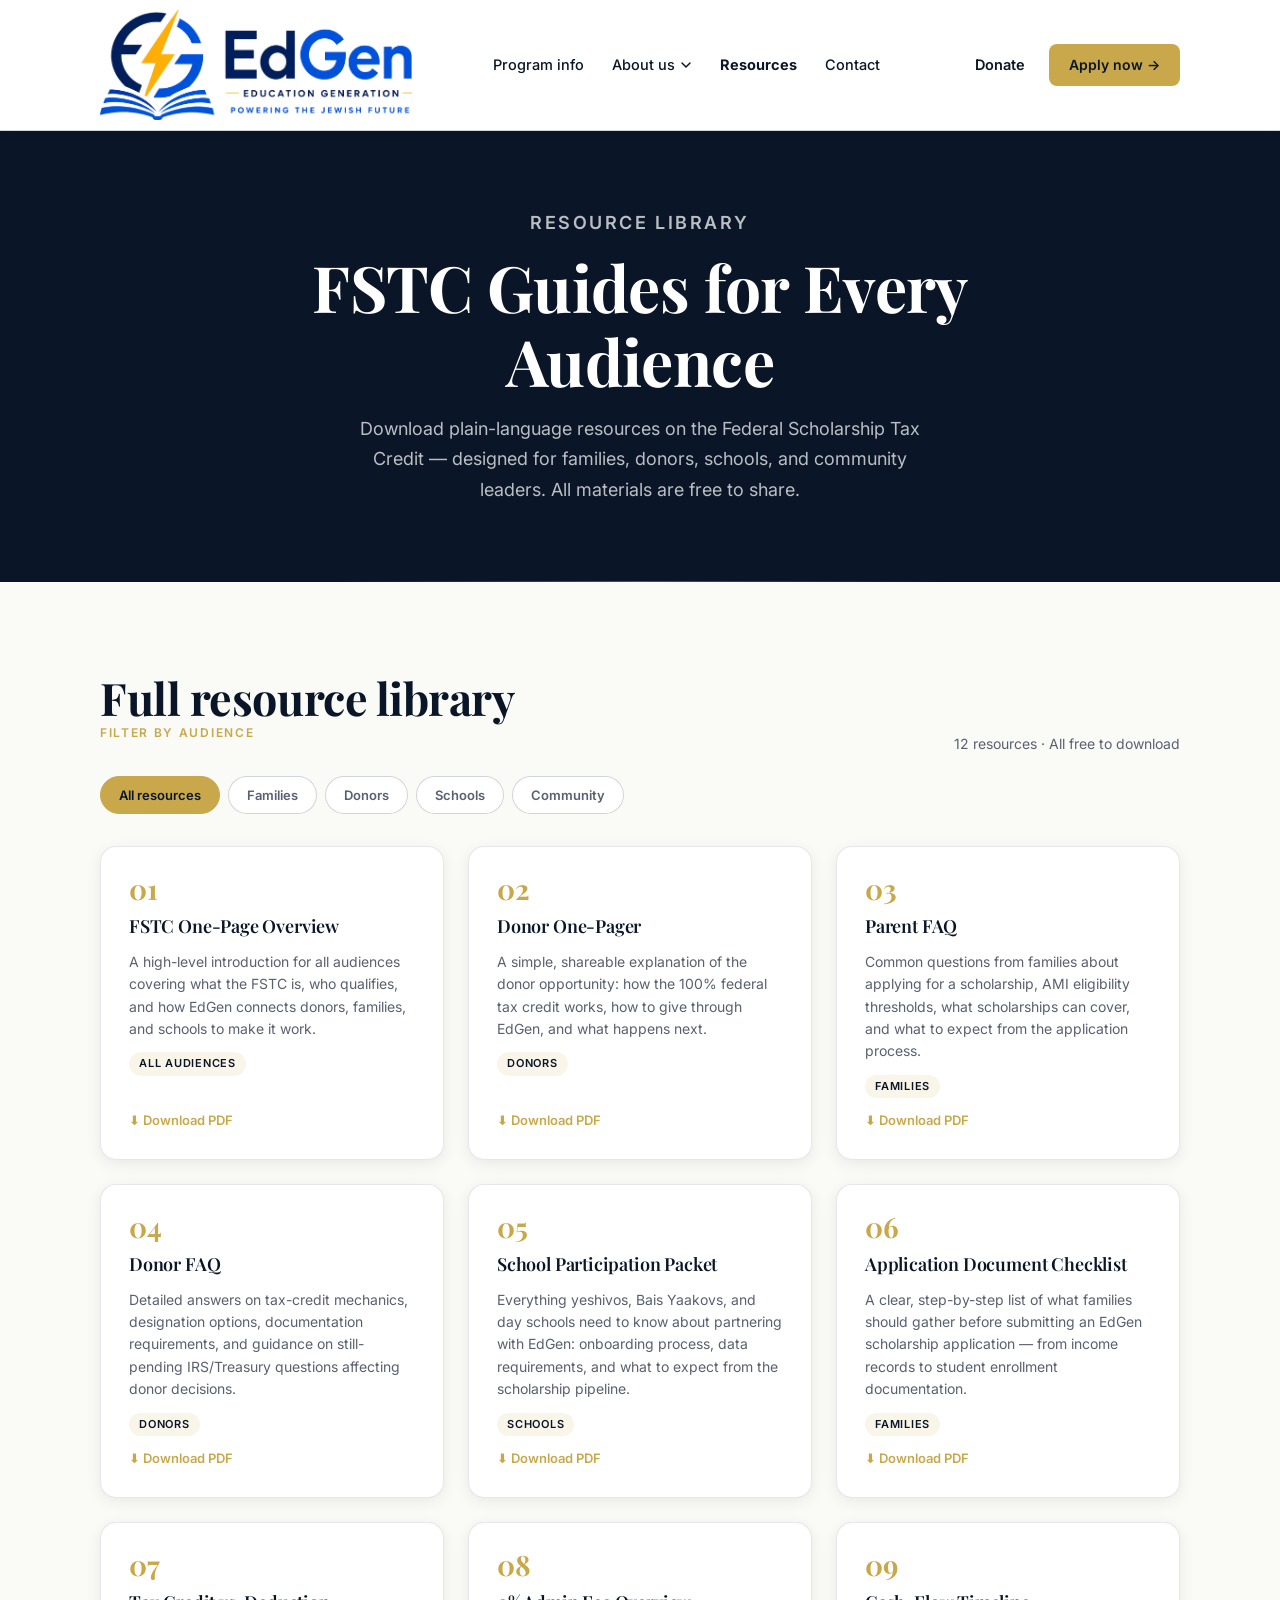
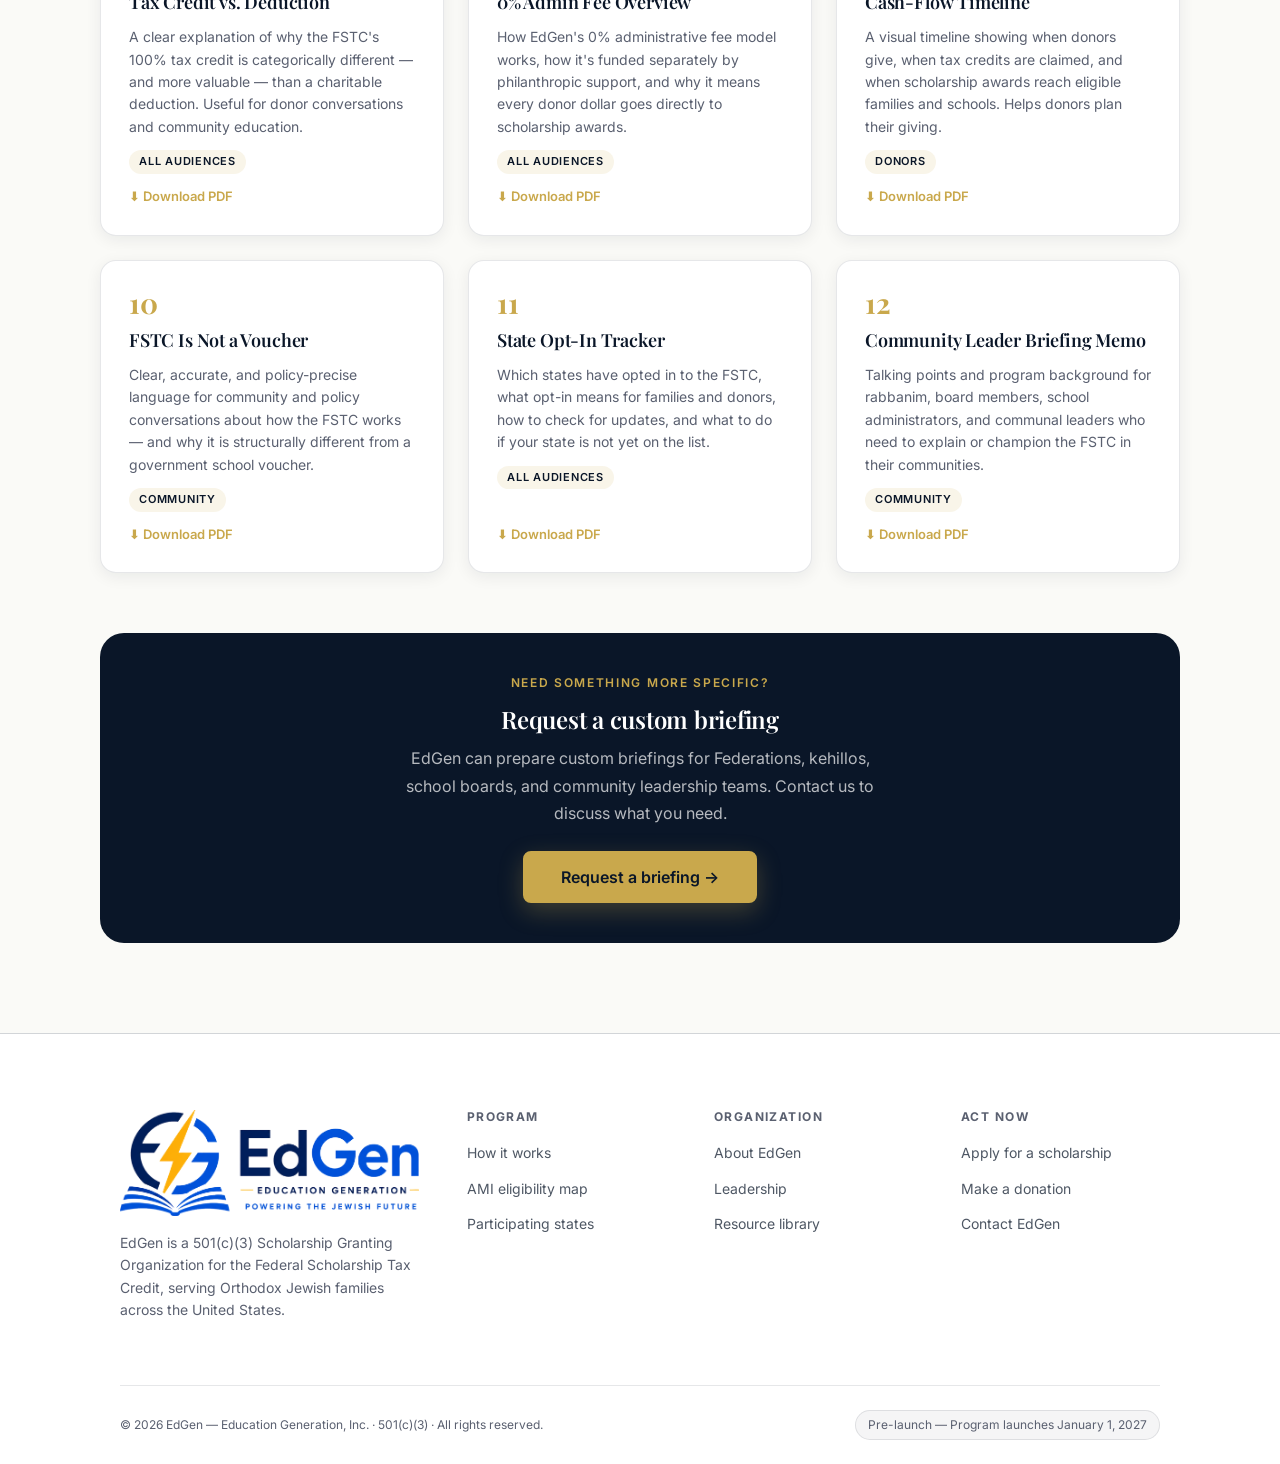
<file: resources.html>
﻿<!DOCTYPE html>
<html lang="en">
<head>
  <meta charset="UTF-8" />
  <meta name="viewport" content="width=device-width, initial-scale=1.0" />
  <title>Resource Library | EdGen</title>
  <meta name="description" content="Download FSTC guides for families, donors, schools, and community leaders. 12 resources covering eligibility, tax credits, school participation, and more." />
  <link rel="preconnect" href="https://fonts.googleapis.com" />
  <link rel="preconnect" href="https://fonts.gstatic.com" crossorigin />
  <link href="https://fonts.googleapis.com/css2?family=Playfair+Display:wght@400;600;700&family=Inter:wght@300;400;500;600&display=swap" rel="stylesheet" />
  <link rel="icon" href="edgen-icon-192.png" />
  <link rel="stylesheet" href="styles.css" />
  <style>
    .filter-bar { display: flex; gap: 8px; flex-wrap: wrap; margin-bottom: 32px; }
    .filter-btn { padding: 8px 18px; border: 1.5px solid var(--border-strong); border-radius: 20px; font-size: 13px; font-weight: 600; color: var(--muted); background: white; cursor: pointer; transition: all 0.15s; }
    .filter-btn.active, .filter-btn:hover { background: var(--navy); color: white; border-color: var(--navy); }
    .filter-btn.active { border-color: var(--gold); background: var(--gold); color: var(--navy); }
    .resource-card[data-audience] { transition: opacity 0.2s, transform 0.2s; }
    .resource-card.hidden { display: none; }
  </style>
</head>
<body>

  <!-- Navigation -->
  <header class="site-header">
    <div class="container site-header-inner">
      <a href="index.html" class="brand" aria-label="EdGen home">
        <img class="brand-logo" src="edgen-logo-tight.png" alt="EdGen — Education Generation" />
      </a>
      <nav class="nav" aria-label="Primary navigation">
        <a href="program.html" class="nav-link">Program info</a>
        <div class="nav-dropdown">
          <button class="nav-dropdown-toggle" aria-haspopup="true" aria-expanded="false">
            About us
            <svg width="12" height="12" viewBox="0 0 12 12" fill="none" aria-hidden="true"><path d="M2 4l4 4 4-4" stroke="currentColor" stroke-width="1.5" stroke-linecap="round"/></svg>
          </button>
          <div class="nav-dropdown-menu">
            <a href="about.html#leadership">Leadership</a>
            <a href="about.html#vision">Vision &amp; Mission</a>
            <a href="about.html#history">Our Story</a>
          </div>
        </div>
        <a href="resources.html" class="nav-link active">Resources</a>
        <a href="contact.html" class="nav-link">Contact</a>
      </nav>
      <div class="nav-actions">
        <a href="donate.html" class="nav-donate">Donate</a>
        <a href="apply.html" class="nav-apply">Apply now →</a>
      </div>
      <button class="nav-toggle" id="navToggle" aria-label="Open navigation" aria-expanded="false">
        <span></span><span></span><span></span>
      </button>
    </div>
    <nav class="nav-mobile" id="navMobile" aria-label="Mobile navigation">
      <a href="program.html">Program info</a>
      <button class="mobile-dropdown-toggle" aria-expanded="false">About us</button>
      <div class="mobile-submenu" id="mobileAboutSubmenu" style="display:none;">
        <a href="about.html#leadership">Leadership</a>
        <a href="about.html#vision">Vision &amp; Mission</a>
        <a href="about.html#history">Our Story</a>
      </div>
      <a href="resources.html">Resources</a>
      <a href="contact.html">Contact</a>
      <div class="nav-mobile-actions">
        <a href="donate.html" class="btn btn-outline" style="color:var(--navy);border-color:rgba(10,22,40,0.3);">Donate</a>
        <a href="apply.html" class="btn btn-primary">Apply now →</a>
      </div>
    </nav>
  </header>

  <main>
    <!-- Page Hero -->
    <div class="page-hero">
      <div class="page-hero-inner">
        <p class="eyebrow">Resource Library</p>
        <h1>FSTC Guides for Every Audience</h1>
        <p>Download plain-language resources on the Federal Scholarship Tax Credit — designed for families, donors, schools, and community leaders. All materials are free to share.</p>
      </div>
    </div>

    <section class="section section-warm" aria-labelledby="library-heading">
      <div class="container">
        <div style="display:flex;align-items:flex-end;justify-content:space-between;gap:20px;flex-wrap:wrap;margin-bottom:20px;">
          <div>
            <h2 id="library-heading" class="sr-only">Full resource library</h2>
            <p class="eyebrow">Filter by audience</p>
          </div>
          <p style="font-size:14px;color:var(--muted);">12 resources · All free to download</p>
        </div>

        <div class="filter-bar" role="group" aria-label="Filter resources by audience">
          <button class="filter-btn active" data-filter="all">All resources</button>
          <button class="filter-btn" data-filter="families">Families</button>
          <button class="filter-btn" data-filter="donors">Donors</button>
          <button class="filter-btn" data-filter="schools">Schools</button>
          <button class="filter-btn" data-filter="community">Community</button>
        </div>

        <div class="grid-3" id="resourceGrid">

          <a href="edgen-fstc-one-page-overview.pdf" download class="resource-card" data-audience="all" aria-label="Download FSTC One-Page Overview">
            <div class="resource-card-num">01</div>
            <h3>FSTC One-Page Overview</h3>
            <p>A high-level introduction for all audiences covering what the FSTC is, who qualifies, and how EdGen connects donors, families, and schools to make it work.</p>
            <span class="resource-tag">All audiences</span>
            <div class="download-icon">⬇ Download PDF</div>
          </a>

          <a href="edgen-donor-one-pager.pdf" download class="resource-card" data-audience="donors" aria-label="Download Donor One-Pager">
            <div class="resource-card-num">02</div>
            <h3>Donor One-Pager</h3>
            <p>A simple, shareable explanation of the donor opportunity: how the 100% federal tax credit works, how to give through EdGen, and what happens next.</p>
            <span class="resource-tag">Donors</span>
            <div class="download-icon">⬇ Download PDF</div>
          </a>

          <a href="edgen-parent-faq.pdf" download class="resource-card" data-audience="families" aria-label="Download Parent FAQ">
            <div class="resource-card-num">03</div>
            <h3>Parent FAQ</h3>
            <p>Common questions from families about applying for a scholarship, AMI eligibility thresholds, what scholarships can cover, and what to expect from the application process.</p>
            <span class="resource-tag">Families</span>
            <div class="download-icon">⬇ Download PDF</div>
          </a>

          <a href="edgen-donor-faq.pdf" download class="resource-card" data-audience="donors" aria-label="Download Donor FAQ">
            <div class="resource-card-num">04</div>
            <h3>Donor FAQ</h3>
            <p>Detailed answers on tax-credit mechanics, designation options, documentation requirements, and guidance on still-pending IRS/Treasury questions affecting donor decisions.</p>
            <span class="resource-tag">Donors</span>
            <div class="download-icon">⬇ Download PDF</div>
          </a>

          <a href="edgen-school-participation-packet.pdf" download class="resource-card" data-audience="schools" aria-label="Download School Participation Packet">
            <div class="resource-card-num">05</div>
            <h3>School Participation Packet</h3>
            <p>Everything yeshivos, Bais Yaakovs, and day schools need to know about partnering with EdGen: onboarding process, data requirements, and what to expect from the scholarship pipeline.</p>
            <span class="resource-tag">Schools</span>
            <div class="download-icon">⬇ Download PDF</div>
          </a>

          <a href="edgen-application-document-checklist.pdf" download class="resource-card" data-audience="families" aria-label="Download Application Document Checklist">
            <div class="resource-card-num">06</div>
            <h3>Application Document Checklist</h3>
            <p>A clear, step-by-step list of what families should gather before submitting an EdGen scholarship application — from income records to student enrollment documentation.</p>
            <span class="resource-tag">Families</span>
            <div class="download-icon">⬇ Download PDF</div>
          </a>

          <a href="edgen-tax-credit-vs-deduction-explainer.pdf" download class="resource-card" data-audience="all" aria-label="Download Tax Credit vs. Deduction Explainer">
            <div class="resource-card-num">07</div>
            <h3>Tax Credit vs. Deduction</h3>
            <p>A clear explanation of why the FSTC's 100% tax credit is categorically different — and more valuable — than a charitable deduction. Useful for donor conversations and community education.</p>
            <span class="resource-tag">All audiences</span>
            <div class="download-icon">⬇ Download PDF</div>
          </a>

          <a href="edgen-zero-admin-fee-overview.pdf" download class="resource-card" data-audience="all" aria-label="Download 0% Admin Fee Overview">
            <div class="resource-card-num">08</div>
            <h3>0% Admin Fee Overview</h3>
            <p>How EdGen's 0% administrative fee model works, how it's funded separately by philanthropic support, and why it means every donor dollar goes directly to scholarship awards.</p>
            <span class="resource-tag">All audiences</span>
            <div class="download-icon">⬇ Download PDF</div>
          </a>

          <a href="edgen-cash-flow-timeline.pdf" download class="resource-card" data-audience="donors" aria-label="Download Cash-Flow Timeline">
            <div class="resource-card-num">09</div>
            <h3>Cash-Flow Timeline</h3>
            <p>A visual timeline showing when donors give, when tax credits are claimed, and when scholarship awards reach eligible families and schools. Helps donors plan their giving.</p>
            <span class="resource-tag">Donors</span>
            <div class="download-icon">⬇ Download PDF</div>
          </a>

          <a href="edgen-fstc-is-not-a-voucher.pdf" download class="resource-card" data-audience="community" aria-label="Download FSTC Is Not a Voucher">
            <div class="resource-card-num">10</div>
            <h3>FSTC Is Not a Voucher</h3>
            <p>Clear, accurate, and policy-precise language for community and policy conversations about how the FSTC works — and why it is structurally different from a government school voucher.</p>
            <span class="resource-tag">Community</span>
            <div class="download-icon">⬇ Download PDF</div>
          </a>

          <a href="edgen-state-opt-in-tracker.pdf" download class="resource-card" data-audience="all" aria-label="Download State Opt-In Tracker">
            <div class="resource-card-num">11</div>
            <h3>State Opt-In Tracker</h3>
            <p>Which states have opted in to the FSTC, what opt-in means for families and donors, how to check for updates, and what to do if your state is not yet on the list.</p>
            <span class="resource-tag">All audiences</span>
            <div class="download-icon">⬇ Download PDF</div>
          </a>

          <a href="edgen-community-leader-briefing-memo.pdf" download class="resource-card" data-audience="community" aria-label="Download Community Leader Briefing Memo">
            <div class="resource-card-num">12</div>
            <h3>Community Leader Briefing Memo</h3>
            <p>Talking points and program background for rabbanim, board members, school administrators, and communal leaders who need to explain or champion the FSTC in their communities.</p>
            <span class="resource-tag">Community</span>
            <div class="download-icon">⬇ Download PDF</div>
          </a>

        </div>

        <!-- CTA -->
        <div style="margin-top:60px;background:var(--navy);border-radius:var(--radius-xl);padding:40px 36px;text-align:center;">
          <p class="eyebrow" style="color:var(--gold);">Need something more specific?</p>
          <h3 style="color:white;font-size:24px;margin-bottom:12px;">Request a custom briefing</h3>
          <p style="color:rgba(255,255,255,0.7);margin-bottom:24px;max-width:480px;margin-inline:auto;">EdGen can prepare custom briefings for Federations, kehillos, school boards, and community leadership teams. Contact us to discuss what you need.</p>
          <a href="contact.html" class="btn btn-primary btn-lg">Request a briefing →</a>
        </div>

      </div>
    </section>
  </main>

  <!-- Footer -->
  <footer class="site-footer" role="contentinfo">
    <div class="container">
      <div class="footer-inner">
        <div class="footer-brand-col">
          <a href="index.html" class="footer-brand-link" aria-label="EdGen home">
          <img class="footer-logo" src="edgen-logo-tight.png" alt="EdGen — Education Generation" />
        </a>
          <p class="footer-tagline">EdGen is a 501(c)(3) Scholarship Granting Organization for the Federal Scholarship Tax Credit, serving Orthodox Jewish families across the United States.</p>
        </div>
        <div class="footer-col"><h4>Program</h4><ul><li><a href="program.html">How it works</a></li><li><a href="program.html#ami-map">AMI eligibility map</a></li><li><a href="program.html#states">Participating states</a></li></ul></div>
        <div class="footer-col"><h4>Organization</h4><ul><li><a href="about.html">About EdGen</a></li><li><a href="about.html#leadership">Leadership</a></li><li><a href="resources.html">Resource library</a></li></ul></div>
        <div class="footer-col"><h4>Act now</h4><ul><li><a href="apply.html">Apply for a scholarship</a></li><li><a href="donate.html">Make a donation</a></li><li><a href="contact.html">Contact EdGen</a></li></ul></div>
      </div>
      <div class="footer-bottom">
        <p class="footer-legal">© 2026 EdGen — Education Generation, Inc. · 501(c)(3) · All rights reserved.</p>
        <span class="footer-prelaunch">Pre-launch — Program launches January 1, 2027</span>
      </div>
    </div>
  </footer>

  <script>
    // Nav
    const navToggle = document.getElementById('navToggle');
    const navMobile = document.getElementById('navMobile');
    navToggle.addEventListener('click', () => {
      const isOpen = navMobile.classList.toggle('open');
      navToggle.classList.toggle('open', isOpen);
      navToggle.setAttribute('aria-expanded', String(isOpen));
    });
    const mdt = document.querySelector('.mobile-dropdown-toggle');
    const mas = document.getElementById('mobileAboutSubmenu');
    if (mdt) mdt.addEventListener('click', () => { const o = mas.style.display !== 'none'; mas.style.display = o ? 'none' : 'block'; });

    // Filter
    const AUDIENCE_MAP = {
      all: () => true,
      families: d => d === 'families' || d === 'all',
      donors: d => d === 'donors' || d === 'all',
      schools: d => d === 'schools' || d === 'all',
      community: d => d === 'community' || d === 'all'
    };

    document.querySelectorAll('.filter-btn').forEach(btn => {
      btn.addEventListener('click', () => {
        document.querySelectorAll('.filter-btn').forEach(b => b.classList.remove('active'));
        btn.classList.add('active');
        const filter = btn.dataset.filter;
        document.querySelectorAll('.resource-card').forEach(card => {
          const audience = card.dataset.audience;
          const show = AUDIENCE_MAP[filter] ? AUDIENCE_MAP[filter](audience) : true;
          card.classList.toggle('hidden', !show);
        });
      });
    });
  </script>
</body>
</html>
</file>
<file: styles.css>
/* ============================================================
   EdGen — Global Design System
   ============================================================ */

/* Google Fonts */
@import url('https://fonts.googleapis.com/css2?family=Playfair+Display:wght@400;600;700&family=Inter:wght@300;400;500;600&display=swap');

/* ---- Variables ---- */
:root {
  --navy: #0A1628;
  --navy-mid: #122040;
  --navy-dark: #060e1a;
  --gold: #C9A84C;
  --gold-light: #dfc278;
  --gold-pale: rgba(201,168,76,0.12);
  --warm-white: #FAFAF7;
  --white: #FFFFFF;
  --muted: #5a6070;
  --border: rgba(10,22,40,0.1);
  --border-strong: rgba(10,22,40,0.18);
  --shadow-sm: 0 4px 16px rgba(10,22,40,0.07);
  --shadow: 0 12px 40px rgba(10,22,40,0.11);
  --shadow-lg: 0 24px 70px rgba(10,22,40,0.15);
  --radius: 8px;
  --radius-lg: 16px;
  --radius-xl: 24px;
  --container: 1200px;
  --font-heading: 'Playfair Display', Georgia, serif;
  --font-body: 'Inter', system-ui, -apple-system, sans-serif;
}

/* ---- Reset ---- */
*, *::before, *::after { box-sizing: border-box; margin: 0; padding: 0; }

html { scroll-behavior: smooth; font-size: 16px; }

body {
  font-family: var(--font-body);
  font-weight: 400;
  color: var(--navy);
  background: var(--warm-white);
  line-height: 1.6;
  -webkit-font-smoothing: antialiased;
  text-rendering: optimizeLegibility;
}

img, svg { display: block; max-width: 100%; }
a { text-decoration: none; color: inherit; }
button, input, select, textarea { font: inherit; }
ul, ol { list-style: none; }
fieldset { border: none; }

/* ---- Container ---- */
.container {
  width: 100%;
  max-width: var(--container);
  margin-inline: auto;
  padding-inline: clamp(20px, 5vw, 60px);
}

/* ============================================================
   PRE-LAUNCH BANNER
   ============================================================ */
.prelaunch-banner {
  background: var(--navy);
  color: rgba(255,255,255,0.9);
  text-align: center;
  font-size: 13px;
  font-weight: 500;
  padding: 10px 20px;
  letter-spacing: 0.01em;
  position: relative;
}
.prelaunch-banner strong { color: var(--gold); }
.prelaunch-banner .banner-close {
  position: absolute;
  right: 16px;
  top: 50%;
  transform: translateY(-50%);
  background: none;
  border: none;
  color: rgba(255,255,255,0.6);
  cursor: pointer;
  font-size: 18px;
  line-height: 1;
  padding: 4px;
}
.prelaunch-banner .banner-close:hover { color: white; }

/* ============================================================
   NAVIGATION
   ============================================================ */
.site-header {
  position: sticky;
  top: 0;
  z-index: 100;
  background: var(--white);
  border-bottom: 1px solid var(--border-strong);
  box-shadow: 0 2px 12px rgba(10,22,40,0.07);
}

.site-header-inner {
  display: flex;
  align-items: center;
  justify-content: space-between;
  gap: 24px;
  height: 130px;
}

.brand { display: flex; align-items: center; flex-shrink: 0; }
.brand-logo { width: 312px; height: auto; }

/* Primary nav */
.nav {
  display: flex;
  align-items: center;
  gap: 4px;
}

.nav-link {
  font-size: 14.5px;
  font-weight: 500;
  color: var(--navy);
  padding: 8px 12px;
  border-radius: var(--radius);
  transition: color 0.18s, background 0.18s;
  white-space: nowrap;
}
.nav-link:hover { color: var(--navy); background: rgba(10,22,40,0.06); }
.nav-link.active { color: var(--navy); font-weight: 700; }

/* Dropdown */
.nav-dropdown {
  position: relative;
}
.nav-dropdown-toggle {
  display: flex;
  align-items: center;
  gap: 5px;
  font-size: 14.5px;
  font-weight: 500;
  color: var(--navy);
  padding: 8px 12px;
  border-radius: var(--radius);
  background: none;
  border: none;
  cursor: pointer;
  transition: color 0.18s, background 0.18s;
  white-space: nowrap;
}
.nav-dropdown-toggle:hover,
.nav-dropdown:hover .nav-dropdown-toggle { color: var(--navy); background: rgba(10,22,40,0.06); }
.nav-dropdown-toggle svg { flex-shrink: 0; transition: transform 0.2s; }
.nav-dropdown:hover .nav-dropdown-toggle svg { transform: rotate(180deg); }

.nav-dropdown-menu {
  position: absolute;
  top: calc(100% + 8px);
  left: 0;
  background: white;
  border: 1px solid var(--border);
  border-radius: var(--radius);
  box-shadow: var(--shadow);
  min-width: 180px;
  padding: 6px;
  opacity: 0;
  visibility: hidden;
  transform: translateY(-6px);
  transition: opacity 0.2s, transform 0.2s, visibility 0.2s;
  pointer-events: none;
}
.nav-dropdown:hover .nav-dropdown-menu,
.nav-dropdown:focus-within .nav-dropdown-menu {
  opacity: 1;
  visibility: visible;
  transform: translateY(0);
  pointer-events: auto;
}
.nav-dropdown-menu a {
  display: block;
  padding: 9px 14px;
  font-size: 14px;
  font-weight: 500;
  color: var(--navy);
  border-radius: 6px;
  transition: background 0.15s, color 0.15s;
}
.nav-dropdown-menu a:hover { background: var(--gold-pale); color: var(--navy); }

/* Nav CTAs */
.nav-actions { display: flex; align-items: center; gap: 10px; }
.nav-donate {
  font-size: 14.5px;
  font-weight: 600;
  color: var(--navy);
  padding: 8px 14px;
  transition: color 0.18s;
}
.nav-donate:hover { color: var(--navy-mid); }

.nav-apply {
  display: inline-flex;
  align-items: center;
  gap: 6px;
  background: var(--gold);
  color: var(--navy);
  font-size: 14px;
  font-weight: 600;
  padding: 10px 20px;
  border-radius: var(--radius);
  transition: background 0.18s, transform 0.18s;
  white-space: nowrap;
}
.nav-apply:hover { background: var(--gold-light); transform: translateY(-1px); }

/* Mobile hamburger */
.nav-toggle {
  display: none;
  flex-direction: column;
  justify-content: center;
  gap: 5px;
  width: 36px;
  height: 36px;
  background: none;
  border: 1px solid rgba(10,22,40,0.2);
  border-radius: 6px;
  padding: 7px;
  cursor: pointer;
}
.nav-toggle span {
  display: block;
  width: 100%;
  height: 2px;
  background: var(--navy);
  border-radius: 2px;
  transition: transform 0.22s, opacity 0.22s;
}
.nav-toggle.open span:nth-child(1) { transform: translateY(7px) rotate(45deg); }
.nav-toggle.open span:nth-child(2) { opacity: 0; }
.nav-toggle.open span:nth-child(3) { transform: translateY(-7px) rotate(-45deg); }

/* Mobile nav panel */
.nav-mobile {
  display: none;
  position: fixed;
  top: 130px;
  left: 0;
  right: 0;
  background: var(--white);
  border-top: 1px solid var(--border);
  padding: 20px clamp(20px,5vw,60px) 28px;
  z-index: 99;
  box-shadow: 0 16px 40px rgba(10,22,40,0.1);
}
.nav-mobile.open { display: block; }
.nav-mobile a, .nav-mobile button {
  display: block;
  width: 100%;
  text-align: left;
  font-size: 15px;
  font-weight: 500;
  color: var(--navy);
  padding: 12px 0;
  border-bottom: 1px solid var(--border);
  background: none;
  border-left: none;
  border-right: none;
  border-top: none;
  cursor: pointer;
  transition: color 0.15s;
}
.nav-mobile a:last-child, .nav-mobile button:last-child { border-bottom: none; }
.nav-mobile a:hover, .nav-mobile button:hover { color: var(--navy-mid); }
.nav-mobile .mobile-submenu { padding-left: 16px; }
.nav-mobile .mobile-submenu a { font-size: 14px; color: var(--muted); }
.nav-mobile-actions {
  display: flex;
  gap: 12px;
  margin-top: 20px;
  padding-top: 20px;
  border-top: 1px solid var(--border);
}
.nav-mobile-actions a { flex: 1; text-align: center; }

/* ============================================================
   TYPOGRAPHY
   ============================================================ */
h1, h2, h3, h4, h5, h6 {
  font-family: var(--font-heading);
  line-height: 1.15;
  letter-spacing: -0.01em;
  color: var(--navy);
}

h1 { font-size: clamp(40px, 5vw, 68px); font-weight: 700; }
h2 { font-size: clamp(28px, 3.5vw, 48px); font-weight: 700; }
h3 { font-size: clamp(20px, 2.2vw, 28px); font-weight: 600; }
h4 { font-size: 20px; font-weight: 600; }

p { line-height: 1.7; }

.eyebrow {
  font-family: var(--font-body);
  font-size: 12px;
  font-weight: 600;
  text-transform: uppercase;
  letter-spacing: 0.14em;
  color: var(--gold);
  margin-bottom: 12px;
}

.text-muted { color: var(--muted); }
.text-gold { color: var(--gold); }
.text-white { color: white; }

/* ============================================================
   BUTTONS
   ============================================================ */
.btn {
  display: inline-flex;
  align-items: center;
  justify-content: center;
  gap: 8px;
  font-family: var(--font-body);
  font-size: 15px;
  font-weight: 600;
  padding: 14px 28px;
  border-radius: var(--radius);
  border: 2px solid transparent;
  cursor: pointer;
  transition: transform 0.18s, box-shadow 0.18s, background 0.18s, border-color 0.18s, color 0.18s;
  text-align: center;
  white-space: nowrap;
  line-height: 1;
}
.btn:hover { transform: translateY(-2px); }
.btn:active { transform: translateY(0); }
.btn:focus-visible { outline: 3px solid var(--gold); outline-offset: 3px; }

.btn-primary {
  background: var(--gold);
  color: var(--navy);
  border-color: var(--gold);
  box-shadow: 0 8px 24px rgba(201,168,76,0.28);
}
.btn-primary:hover { background: var(--gold-light); border-color: var(--gold-light); box-shadow: 0 12px 32px rgba(201,168,76,0.38); }

.btn-secondary {
  background: transparent;
  color: white;
  border-color: rgba(255,255,255,0.4);
}
.btn-secondary:hover { background: rgba(255,255,255,0.1); border-color: rgba(255,255,255,0.7); }

.btn-outline {
  background: transparent;
  color: var(--navy);
  border-color: var(--border-strong);
}
.btn-outline:hover { background: var(--navy); color: white; border-color: var(--navy); }

.btn-navy {
  background: var(--navy);
  color: white;
  border-color: var(--navy);
}
.btn-navy:hover { background: var(--navy-mid); border-color: var(--navy-mid); }

.btn-sm { font-size: 13px; padding: 9px 18px; }
.btn-lg { font-size: 16px; padding: 16px 36px; }
.btn-full { width: 100%; }

/* ============================================================
   SECTIONS & LAYOUT
   ============================================================ */
.section { padding-block: clamp(64px, 7vw, 100px); }

.section-navy { background: var(--navy); }
.section-navy h1, .section-navy h2, .section-navy h3, .section-navy p,
.section-navy .eyebrow { color: rgba(255,255,255,0.9); }
.section-navy .eyebrow { color: var(--gold); }
.section-navy h1, .section-navy h2, .section-navy h3 { color: white; }

.section-white { background: var(--white); }
.section-warm { background: var(--warm-white); }

.section-header { margin-bottom: clamp(36px, 4vw, 56px); }
.section-header.centered { text-align: center; max-width: 720px; margin-inline: auto; margin-bottom: clamp(36px, 4vw, 56px); }
.section-header p.intro {
  font-size: clamp(16px, 1.8vw, 19px);
  color: var(--muted);
  margin-top: 14px;
  max-width: 640px;
  line-height: 1.7;
}
.section-navy .section-header p.intro { color: rgba(255,255,255,0.7); }

/* Grid utilities */
.grid-2 { display: grid; grid-template-columns: repeat(2, 1fr); gap: 24px; }
.grid-3 { display: grid; grid-template-columns: repeat(3, 1fr); gap: 24px; }
.grid-4 { display: grid; grid-template-columns: repeat(4, 1fr); gap: 24px; }

/* ============================================================
   CARDS
   ============================================================ */
.card {
  background: var(--white);
  border: 1px solid var(--border);
  border-radius: var(--radius-lg);
  padding: 32px;
  box-shadow: var(--shadow-sm);
  transition: transform 0.22s, box-shadow 0.22s;
}
.card:hover { transform: translateY(-4px); box-shadow: var(--shadow); }
.card h3 { margin-bottom: 12px; }
.card p { color: var(--muted); font-size: 15px; line-height: 1.65; }

.card-icon {
  width: 52px;
  height: 52px;
  border-radius: 12px;
  background: var(--gold-pale);
  border: 1px solid rgba(201,168,76,0.2);
  display: flex;
  align-items: center;
  justify-content: center;
  margin-bottom: 20px;
  color: var(--gold);
  font-size: 22px;
}

/* ============================================================
   HERO — HOMEPAGE
   ============================================================ */
.hero {
  background: var(--navy);
  position: relative;
  overflow: hidden;
  min-height: 640px;
  display: grid;
  grid-template-columns: 1fr 1fr;
  align-items: stretch;
}

.hero-copy {
  position: relative;
  z-index: 2;
  display: flex;
  flex-direction: column;
  justify-content: center;
  padding: clamp(60px, 7vw, 100px) clamp(24px, 5vw, 60px) clamp(60px, 7vw, 100px);
}

.hero h1 {
  color: white;
  font-size: clamp(42px, 5.5vw, 72px);
  line-height: 1.08;
  margin-bottom: 20px;
}
.hero h1 em { font-style: normal; color: var(--gold); }

.hero-subtitle {
  font-size: clamp(15px, 1.6vw, 18px);
  color: rgba(255,255,255,0.75);
  max-width: 500px;
  margin-bottom: 36px;
  line-height: 1.7;
}

.hero-actions {
  display: flex;
  flex-wrap: wrap;
  gap: 14px;
  margin-bottom: 24px;
}

.hero-disclaimer {
  font-size: 12px;
  color: rgba(255,255,255,0.45);
  max-width: 480px;
  line-height: 1.6;
}

/* Hero photo panel */
.hero-photos {
  position: relative;
  display: grid;
  grid-template-columns: 1fr 1fr;
  overflow: hidden;
}
.hero-photos::before {
  content: '';
  position: absolute;
  inset: 0;
  left: 0;
  width: 120px;
  background: linear-gradient(to right, var(--navy), transparent);
  z-index: 2;
  pointer-events: none;
}

.hero-photo-panel {
  position: relative;
  overflow: hidden;
}
.hero-photo-panel img {
  width: 100%;
  height: 100%;
  object-fit: cover;
  object-position: center top;
  display: block;
}
.hero-photo-caption {
  position: absolute;
  bottom: 0;
  left: 0;
  right: 0;
  background: linear-gradient(transparent, rgba(10,22,40,0.85));
  color: white;
  font-size: 12px;
  font-weight: 500;
  padding: 40px 16px 16px;
  z-index: 3;
  line-height: 1.4;
}

/* ============================================================
   STATS BAR
   ============================================================ */
.stats-bar {
  background: var(--gold);
  padding: 28px clamp(20px, 5vw, 60px);
}
.stats-bar-inner {
  display: flex;
  align-items: center;
  justify-content: space-between;
  gap: 20px;
  flex-wrap: wrap;
  max-width: var(--container);
  margin-inline: auto;
}
.stat-item {
  display: flex;
  flex-direction: column;
  align-items: center;
  gap: 4px;
  flex: 1;
  min-width: 120px;
}
.stat-value {
  font-family: var(--font-heading);
  font-size: clamp(28px, 3vw, 40px);
  font-weight: 700;
  color: var(--navy);
  line-height: 1;
}
.stat-label {
  font-size: 12px;
  font-weight: 600;
  color: var(--navy-mid);
  text-transform: uppercase;
  letter-spacing: 0.08em;
  text-align: center;
}
.stats-divider {
  width: 1px;
  height: 48px;
  background: rgba(10,22,40,0.15);
  flex-shrink: 0;
}

/* ============================================================
   PAGE HERO (inner pages)
   ============================================================ */
.page-hero {
  background: var(--navy);
  padding: clamp(56px, 6vw, 88px) clamp(20px, 5vw, 60px);
  text-align: center;
  position: relative;
  overflow: hidden;
}
.page-hero::after {
  content: '';
  position: absolute;
  bottom: 0;
  left: 50%;
  transform: translateX(-50%);
  width: 600px;
  height: 1px;
  background: linear-gradient(to right, transparent, rgba(201,168,76,0.4), transparent);
}
.page-hero-inner { max-width: 760px; margin-inline: auto; position: relative; z-index: 1; }
.page-hero h1 { color: white; margin-bottom: 16px; }
.page-hero p { color: rgba(255,255,255,0.72); font-size: clamp(15px, 1.7vw, 18px); max-width: 600px; margin-inline: auto; }

/* ============================================================
   PHOTO SPLIT (full-bleed)
   ============================================================ */
.photo-split {
  display: grid;
  grid-template-columns: 1fr 1fr;
  min-height: 420px;
}
.photo-split-panel {
  position: relative;
  overflow: hidden;
}
.photo-split-panel img {
  width: 100%;
  height: 100%;
  object-fit: cover;
  object-position: center;
}
.photo-split-overlay {
  position: absolute;
  inset: 0;
  background: linear-gradient(transparent 40%, rgba(10,22,40,0.75));
  display: flex;
  align-items: flex-end;
  padding: 28px 32px;
}
.photo-split-caption {
  color: white;
  font-size: 16px;
  font-weight: 500;
  line-height: 1.5;
  max-width: 380px;
}
.photo-split-caption strong { display: block; font-family: var(--font-heading); font-size: 20px; font-weight: 700; margin-bottom: 6px; }

/* ============================================================
   HOW IT WORKS (navy steps)
   ============================================================ */
.steps-grid {
  display: grid;
  grid-template-columns: repeat(3, 1fr);
  gap: 24px;
}
.step-card {
  background: rgba(255,255,255,0.05);
  border: 1px solid rgba(255,255,255,0.1);
  border-radius: var(--radius-lg);
  padding: 32px 28px;
  position: relative;
}
.step-number {
  font-family: var(--font-heading);
  font-size: 14px;
  font-weight: 700;
  color: var(--gold);
  text-transform: uppercase;
  letter-spacing: 0.1em;
  margin-bottom: 16px;
}
.step-card h3 { color: white; margin-bottom: 12px; font-size: 20px; }
.step-card p { color: rgba(255,255,255,0.68); font-size: 15px; line-height: 1.65; }

/* ============================================================
   ENDORSERS
   ============================================================ */
.endorsers-grid {
  display: grid;
  grid-template-columns: repeat(4, 1fr);
  gap: 20px;
}
.endorser-card {
  background: var(--white);
  border: 1px solid var(--border);
  border-radius: var(--radius-lg);
  padding: 28px 24px;
  box-shadow: var(--shadow-sm);
  transition: transform 0.22s, box-shadow 0.22s;
}
.endorser-card:hover { transform: translateY(-3px); box-shadow: var(--shadow); }
.endorser-logo {
  height: 52px;
  margin-bottom: 16px;
  display: flex;
  align-items: center;
}
.endorser-logo img { height: 44px; width: auto; max-width: 140px; object-fit: contain; }
.endorser-initials {
  width: 52px;
  height: 52px;
  border-radius: 10px;
  background: var(--navy);
  color: var(--gold);
  display: flex;
  align-items: center;
  justify-content: center;
  font-family: var(--font-heading);
  font-size: 16px;
  font-weight: 700;
  letter-spacing: 0.05em;
}
.endorser-card h4 { font-size: 15px; font-weight: 600; margin-bottom: 10px; line-height: 1.3; }
.endorser-card p { color: var(--muted); font-size: 13.5px; line-height: 1.6; margin-bottom: 14px; }
.endorser-link { font-size: 13px; color: var(--gold); font-weight: 600; }
.endorser-link:hover { text-decoration: underline; }

/* ============================================================
   AMI MAP (restyled)
   ============================================================ */
.ami-map-section { padding-block: clamp(64px, 7vw, 100px); }

/* These override the existing edgen-ami-map.css where needed */
.edgen-ami-map-section { background: var(--warm-white); }

.edgen-ami-map-header { display: flex; align-items: flex-start; justify-content: space-between; gap: 40px; margin-bottom: 28px; }
.edgen-ami-map-header > div:first-child { flex: 1; }
.edgen-ami-map-header h2 { font-family: var(--font-heading); color: var(--navy); margin-top: 8px; }
.edgen-ami-map-intro { color: var(--muted); font-size: 15px; margin-top: 10px; max-width: 560px; }

.edgen-ami-map-source-card {
  background: var(--white);
  border: 1px solid var(--border);
  border-radius: var(--radius);
  padding: 16px 20px;
  display: flex;
  flex-direction: column;
  gap: 4px;
  min-width: 200px;
  flex-shrink: 0;
}
.edgen-ami-map-source-card strong { font-size: 12px; text-transform: uppercase; letter-spacing: 0.1em; color: var(--muted); }
.edgen-ami-map-source-card span { font-size: 14px; font-weight: 600; color: var(--navy); }
.edgen-ami-map-source-card small { font-size: 12px; color: var(--muted); }

.edgen-ami-map-toolbar { display: flex; align-items: center; gap: 20px; flex-wrap: wrap; margin-bottom: 20px; }
.edgen-ami-map-toolbar label { font-size: 13px; font-weight: 600; color: var(--navy); white-space: nowrap; }
.edgen-ami-map-toolbar input[type="search"] {
  flex: 1;
  max-width: 340px;
  padding: 10px 14px;
  border: 1px solid var(--border-strong);
  border-radius: var(--radius);
  font-size: 14px;
  color: var(--navy);
  background: white;
  outline: none;
  transition: border-color 0.18s, box-shadow 0.18s;
}
.edgen-ami-map-toolbar input[type="search"]:focus {
  border-color: var(--gold);
  box-shadow: 0 0 0 3px rgba(201,168,76,0.15);
}

.edgen-ami-map-wrap { flex: 1; min-width: 0; position: relative; }
#edgenAmiMap { width: 100%; height: auto; background: #e8eef5; border-radius: var(--radius-lg); }

/* County paths */
#edgenAmiMap .county { stroke: rgba(255,255,255,0.3); stroke-width: 0.4; cursor: pointer; transition: opacity 0.15s; }
#edgenAmiMap .county:hover { opacity: 0.82; stroke: var(--navy); stroke-width: 1.2; }
#edgenAmiMap .state-boundary { fill: none; stroke: rgba(10,22,40,0.3); stroke-width: 0.7; pointer-events: none; }

/* Gold-scale fills (5 tiers) */
.ami-tier-1 { fill: #f0e9d4; } /* ~$100K */
.ami-tier-2 { fill: #e0cc95; } /* ~$200K */
.ami-tier-3 { fill: #c9a84c; } /* ~$300K */
.ami-tier-4 { fill: #a07f2a; } /* ~$400K */
.ami-tier-5 { fill: #6b5419; } /* $500K+ */

.edgen-ami-map-legend {
  display: flex;
  align-items: center;
  gap: 6px;
  flex-wrap: wrap;
}
.edgen-ami-map-legend-item {
  display: flex;
  align-items: center;
  gap: 6px;
  font-size: 12px;
  font-weight: 500;
  color: var(--navy);
  white-space: nowrap;
}
.edgen-ami-map-legend-swatch {
  width: 16px;
  height: 16px;
  border-radius: 3px;
  flex-shrink: 0;
}

/* .edgen-ami-map-tooltip is fully controlled by edgen-ami-map.css via opacity transitions —
   do not set display:none here as it overrides the JS hover events */

.edgen-ami-map-info {
  width: 240px;
  flex-shrink: 0;
  background: white;
  border: 1px solid var(--border);
  border-radius: var(--radius-lg);
  padding: 24px 20px;
}
.edgen-ami-map-info .mini-eyebrow { font-size: 11px; text-transform: uppercase; letter-spacing: 0.1em; color: var(--muted); margin-bottom: 6px; }
.edgen-ami-map-info h3 { font-size: 17px; margin-bottom: 8px; }
.edgen-ami-map-info p { font-size: 13px; color: var(--muted); line-height: 1.55; }

.edgen-ami-map-layout { display: flex; gap: 20px; align-items: flex-start; }
.edgen-ami-map-disclaimer { font-size: 12px; color: var(--muted); margin-top: 16px; line-height: 1.55; }

/* ============================================================
   RESOURCE LIBRARY TEASER
   ============================================================ */
.resource-row {
  display: flex;
  align-items: center;
  gap: 16px;
  padding: 16px 0;
  border-bottom: 1px solid var(--border);
  transition: background 0.15s;
}
.resource-row:first-child { border-top: 1px solid var(--border); }
.resource-row:hover { background: var(--gold-pale); margin-inline: -16px; padding-inline: 16px; border-radius: 6px; }

.resource-number {
  font-family: var(--font-heading);
  font-size: 14px;
  font-weight: 700;
  color: var(--gold);
  width: 24px;
  flex-shrink: 0;
  text-align: right;
}
.resource-title {
  flex: 1;
  font-size: 15px;
  font-weight: 500;
  color: var(--navy);
}
.resource-download {
  color: var(--muted);
  font-size: 18px;
  flex-shrink: 0;
  transition: color 0.15s;
}
.resource-row:hover .resource-download { color: var(--gold); }

/* Resource grid for full library */
.resource-card {
  background: var(--white);
  border: 1px solid var(--border);
  border-radius: var(--radius-lg);
  padding: 28px;
  display: flex;
  flex-direction: column;
  gap: 12px;
  box-shadow: var(--shadow-sm);
  transition: transform 0.22s, box-shadow 0.22s;
  text-decoration: none;
  color: inherit;
}
.resource-card:hover { transform: translateY(-3px); box-shadow: var(--shadow); }
.resource-card-num {
  font-family: var(--font-heading);
  font-size: 28px;
  font-weight: 700;
  color: var(--gold);
  line-height: 1;
}
.resource-card h3 { font-size: 18px; font-weight: 600; margin: 0; line-height: 1.3; }
.resource-card p { color: var(--muted); font-size: 14px; line-height: 1.6; margin: 0; }
.resource-tag {
  display: inline-flex;
  align-items: center;
  padding: 3px 10px;
  border-radius: 20px;
  font-size: 11px;
  font-weight: 600;
  text-transform: uppercase;
  letter-spacing: 0.07em;
  background: var(--gold-pale);
  color: var(--navy);
  align-self: flex-start;
}
.resource-card .download-icon {
  margin-top: auto;
  font-size: 13px;
  font-weight: 600;
  color: var(--gold);
  display: flex;
  align-items: center;
  gap: 6px;
}

/* ============================================================
   FORMS
   ============================================================ */
.form-group {
  display: flex;
  flex-direction: column;
  gap: 6px;
}
.form-group label {
  font-size: 13.5px;
  font-weight: 600;
  color: var(--navy);
}
.form-group .hint {
  font-size: 12px;
  color: var(--muted);
  line-height: 1.4;
}

.form-input,
.form-select,
.form-textarea {
  width: 100%;
  padding: 12px 14px;
  border: 1.5px solid var(--border-strong);
  border-radius: var(--radius);
  font-size: 15px;
  color: var(--navy);
  background: white;
  transition: border-color 0.18s, box-shadow 0.18s;
  -webkit-appearance: none;
  appearance: none;
}
.form-input:focus, .form-select:focus, .form-textarea:focus {
  outline: none;
  border-color: var(--gold);
  box-shadow: 0 0 0 3px rgba(201,168,76,0.15);
}
.form-input.error, .form-select.error, .form-textarea.error {
  border-color: #d94040;
  box-shadow: 0 0 0 3px rgba(217,64,64,0.12);
}
.form-error {
  font-size: 12px;
  color: #d94040;
  font-weight: 500;
}
.form-hint {
  font-size: 12px;
  color: var(--muted);
  line-height: 1.5;
  display: block;
  margin-top: 4px;
}

.form-select {
  background-image: url("data:image/svg+xml,%3Csvg xmlns='http://www.w3.org/2000/svg' width='12' height='8' viewBox='0 0 12 8'%3E%3Cpath d='M1 1l5 5 5-5' stroke='%235a6070' stroke-width='1.5' fill='none' stroke-linecap='round'/%3E%3C/svg%3E");
  background-repeat: no-repeat;
  background-position: right 14px center;
  padding-right: 40px;
}

.form-textarea { min-height: 120px; resize: vertical; }

.form-check {
  display: flex;
  gap: 10px;
  align-items: flex-start;
  cursor: pointer;
  font-size: 14px;
  color: var(--navy);
  line-height: 1.5;
}
.form-check input[type="checkbox"] {
  width: 18px;
  height: 18px;
  flex-shrink: 0;
  margin-top: 1px;
  accent-color: var(--gold);
  cursor: pointer;
}

.form-fieldset {
  border: 1.5px solid var(--border);
  border-radius: var(--radius-lg);
  padding: 28px 28px 24px;
  position: relative;
}
.form-legend {
  position: absolute;
  top: -12px;
  left: 20px;
  background: white;
  padding: 0 10px;
  font-family: var(--font-heading);
  font-size: 17px;
  font-weight: 700;
  color: var(--navy);
}

.form-grid-2 { display: grid; grid-template-columns: 1fr 1fr; gap: 16px; }
.form-grid-3 { display: grid; grid-template-columns: 1fr 1fr 1fr; gap: 16px; }
.form-col-span-2 { grid-column: span 2; }

/* ============================================================
   ALERT / NOTICE BANNERS
   ============================================================ */
.alert {
  display: flex;
  gap: 14px;
  align-items: flex-start;
  padding: 16px 20px;
  border-radius: var(--radius);
  font-size: 14px;
  line-height: 1.55;
}
.alert-gold {
  background: rgba(201,168,76,0.12);
  border: 1px solid rgba(201,168,76,0.35);
  color: var(--navy);
}
.alert-gold strong { color: var(--navy); }
.alert-icon { font-size: 20px; flex-shrink: 0; line-height: 1; margin-top: 1px; }
.alert .dismiss-btn {
  margin-left: auto;
  background: none;
  border: none;
  cursor: pointer;
  color: var(--muted);
  font-size: 18px;
  line-height: 1;
  padding: 2px 4px;
  flex-shrink: 0;
}
.alert .dismiss-btn:hover { color: var(--navy); }

/* ============================================================
   SUCCESS STATE
   ============================================================ */
.success-card {
  background: var(--white);
  border: 1.5px solid rgba(201,168,76,0.4);
  border-radius: var(--radius-lg);
  padding: 48px 40px;
  text-align: center;
  display: none;
  flex-direction: column;
  align-items: center;
  gap: 16px;
}
.success-card.visible { display: flex; }
.success-icon {
  width: 72px;
  height: 72px;
  border-radius: 50%;
  background: var(--gold);
  color: var(--navy);
  display: flex;
  align-items: center;
  justify-content: center;
  font-size: 32px;
  margin-bottom: 8px;
}
.success-card h2 { font-size: 26px; margin-bottom: 8px; }
.success-card p { color: var(--muted); max-width: 440px; }

/* ============================================================
   AMOUNT SELECTOR (donate page)
   ============================================================ */
.amount-grid {
  display: grid;
  grid-template-columns: repeat(3, 1fr);
  gap: 10px;
  margin-bottom: 10px;
}
.amount-btn {
  border: 2px solid var(--border-strong);
  background: white;
  border-radius: var(--radius);
  padding: 14px 10px;
  font-family: var(--font-heading);
  font-size: 20px;
  font-weight: 700;
  color: var(--navy);
  cursor: pointer;
  transition: border-color 0.18s, background 0.18s, color 0.18s, transform 0.18s;
  text-align: center;
}
.amount-btn:hover { border-color: var(--gold); background: var(--gold-pale); }
.amount-btn.selected {
  border-color: var(--gold);
  background: var(--gold);
  color: var(--navy);
}
.amount-btn.other-btn { font-size: 15px; font-family: var(--font-body); font-weight: 600; }

.tax-callout {
  background: var(--gold-pale);
  border: 1px solid rgba(201,168,76,0.3);
  border-radius: var(--radius);
  padding: 14px 18px;
  font-size: 15px;
  color: var(--navy);
  font-weight: 600;
  text-align: center;
}

/* ============================================================
   CTA BANNER
   ============================================================ */
.cta-banner {
  background: var(--navy);
  padding: clamp(56px, 6vw, 88px) clamp(20px, 5vw, 60px);
  text-align: center;
}
.cta-banner-inner { max-width: 760px; margin-inline: auto; }
.cta-banner h2 { color: white; margin-bottom: 12px; }
.cta-banner p { color: rgba(255,255,255,0.68); margin-bottom: 36px; font-size: 17px; }
.cta-banner-actions { display: flex; justify-content: center; flex-wrap: wrap; gap: 16px; }

/* ============================================================
   STATE OPT-IN TABLE
   ============================================================ */
.state-grid {
  display: grid;
  grid-template-columns: repeat(4, 1fr);
  gap: 8px;
}
.state-badge {
  display: flex;
  align-items: center;
  gap: 8px;
  padding: 10px 14px;
  background: white;
  border: 1px solid var(--border);
  border-radius: var(--radius);
  font-size: 13.5px;
  font-weight: 500;
  color: var(--navy);
  box-shadow: var(--shadow-sm);
}
.state-check {
  width: 20px;
  height: 20px;
  border-radius: 50%;
  background: var(--gold);
  color: var(--navy);
  display: flex;
  align-items: center;
  justify-content: center;
  font-size: 11px;
  flex-shrink: 0;
}

/* ============================================================
   LEADERSHIP CARDS
   ============================================================ */
.leader-card {
  background: var(--white);
  border: 1px solid var(--border);
  border-radius: var(--radius-lg);
  padding: 32px 28px;
  display: flex;
  flex-direction: column;
  align-items: center;
  text-align: center;
  gap: 12px;
}
.leader-avatar {
  width: 80px;
  height: 80px;
  border-radius: 50%;
  object-fit: cover;
  background: var(--navy);
  display: flex;
  align-items: center;
  justify-content: center;
  font-family: var(--font-heading);
  font-size: 24px;
  font-weight: 700;
  color: var(--gold);
  flex-shrink: 0;
}
.leader-name { font-weight: 700; font-size: 17px; margin: 0; }
.leader-title { font-size: 13px; color: var(--gold); font-weight: 600; text-transform: uppercase; letter-spacing: 0.07em; }
.leader-bio { font-size: 13.5px; color: var(--muted); line-height: 1.6; }

/* ============================================================
   FAQ ACCORDION
   ============================================================ */
.faq-item {
  border: 1px solid var(--border);
  border-radius: var(--radius);
  background: white;
  overflow: hidden;
}
.faq-item + .faq-item { margin-top: 8px; }

.faq-question {
  display: flex;
  align-items: center;
  justify-content: space-between;
  gap: 16px;
  padding: 20px 24px;
  font-size: 15.5px;
  font-weight: 600;
  color: var(--navy);
  cursor: pointer;
  background: none;
  border: none;
  width: 100%;
  text-align: left;
  transition: background 0.15s;
}
.faq-question:hover { background: var(--gold-pale); }
.faq-question svg { flex-shrink: 0; color: var(--gold); transition: transform 0.2s; }
.faq-item.open .faq-question svg { transform: rotate(180deg); }

.faq-answer {
  display: none;
  padding: 0 24px 20px;
  font-size: 15px;
  color: var(--muted);
  line-height: 1.7;
}
.faq-item.open .faq-answer { display: block; }

/* ============================================================
   FOOTER
   ============================================================ */
.site-footer {
  background: var(--white);
  border-top: 1px solid var(--border-strong);
  padding: clamp(56px, 6vw, 88px) clamp(20px, 5vw, 60px) 0;
  color: var(--navy);
}
.footer-inner {
  display: grid;
  grid-template-columns: 1.5fr 1fr 1fr 1fr;
  gap: 48px;
  padding-bottom: clamp(48px, 5vw, 72px);
}
.footer-brand-col { display: flex; flex-direction: column; gap: 16px; }
.footer-logo { width: 100%; height: auto; }
.footer-brand-link { display: block; text-decoration: none; }
.footer-tagline { font-size: 14px; line-height: 1.6; color: var(--muted); }
.footer-col h4 {
  font-family: var(--font-body);
  font-size: 12px;
  font-weight: 700;
  text-transform: uppercase;
  letter-spacing: 0.12em;
  color: var(--muted);
  margin-bottom: 16px;
}
.footer-col ul { display: flex; flex-direction: column; gap: 10px; }
.footer-col a {
  font-size: 14px;
  color: rgba(10,22,40,0.72);
  transition: color 0.15s;
}
.footer-col a:hover { color: var(--navy); }

.footer-bottom {
  border-top: 1px solid var(--border);
  padding-block: 24px;
  display: flex;
  align-items: center;
  justify-content: space-between;
  gap: 20px;
  flex-wrap: wrap;
}
.footer-legal { font-size: 12px; color: var(--muted); line-height: 1.6; }
.footer-prelaunch {
  font-size: 12px;
  color: var(--muted);
  background: rgba(10,22,40,0.04);
  border: 1px solid var(--border);
  border-radius: 20px;
  padding: 4px 12px;
}

/* ============================================================
   SCROLL FADE-IN ANIMATIONS
   ============================================================ */
.fade-in {
  opacity: 0;
  transform: translateY(20px);
  transition: opacity 0.6s ease, transform 0.6s ease;
}
.fade-in.visible { opacity: 1; transform: translateY(0); }

@media (prefers-reduced-motion: reduce) {
  html { scroll-behavior: auto; }
  .fade-in { opacity: 1; transform: none; transition: none; }
  *, *::before, *::after {
    transition-duration: 0.001ms !important;
    animation-duration: 0.001ms !important;
  }
}

/* ============================================================
   RESPONSIVE
   ============================================================ */
@media (max-width: 1100px) {
  .nav, .nav-actions { display: none; }
  .nav-toggle { display: flex; }
  .endorsers-grid { grid-template-columns: repeat(2, 1fr); }
  .footer-inner { grid-template-columns: 1fr 1fr; gap: 36px; }
  .footer-brand-col { grid-column: span 2; }
  .state-grid { grid-template-columns: repeat(3, 1fr); }
}

@media (max-width: 900px) {
  .hero { grid-template-columns: 1fr; }
  .hero-photos {
    height: 400px;
    grid-template-columns: 1fr 1fr;
  }
  .hero-photos::before { width: 80px; }
  .steps-grid { grid-template-columns: 1fr; gap: 16px; }
  .photo-split { grid-template-columns: 1fr; min-height: auto; }
  .photo-split-panel { min-height: 280px; }
  .grid-4 { grid-template-columns: repeat(2, 1fr); }
  .stats-bar-inner { justify-content: center; }
  .stats-divider { display: none; }
  .edgen-ami-map-header { flex-direction: column; }
  .edgen-ami-map-layout { flex-direction: column; }
  .edgen-ami-map-info { width: 100%; }
  .form-grid-2 { grid-template-columns: 1fr; }
  .form-grid-3 { grid-template-columns: 1fr; }
  .form-col-span-2 { grid-column: span 1; }
  .amount-grid { grid-template-columns: repeat(2, 1fr); }
}

@media (max-width: 700px) {
  .grid-2, .grid-3 { grid-template-columns: 1fr; }
  .endorsers-grid { grid-template-columns: 1fr 1fr; }
  .footer-inner { grid-template-columns: 1fr; }
  .footer-brand-col { grid-column: span 1; }
  .footer-bottom { flex-direction: column; text-align: center; }
  .state-grid { grid-template-columns: repeat(2, 1fr); }
  .stats-bar-inner { gap: 28px; }
  .stat-item { min-width: 100px; }
  .hero-photos { height: 320px; }
  .cta-banner-actions { flex-direction: column; align-items: center; }
  .page-hero { padding-block: 48px; }
}

@media (max-width: 480px) {
  .endorsers-grid { grid-template-columns: 1fr; }
  .state-grid { grid-template-columns: 1fr 1fr; }
  .amount-grid { grid-template-columns: 1fr; }
  .hero-photos { height: 260px; }
}
</file>
